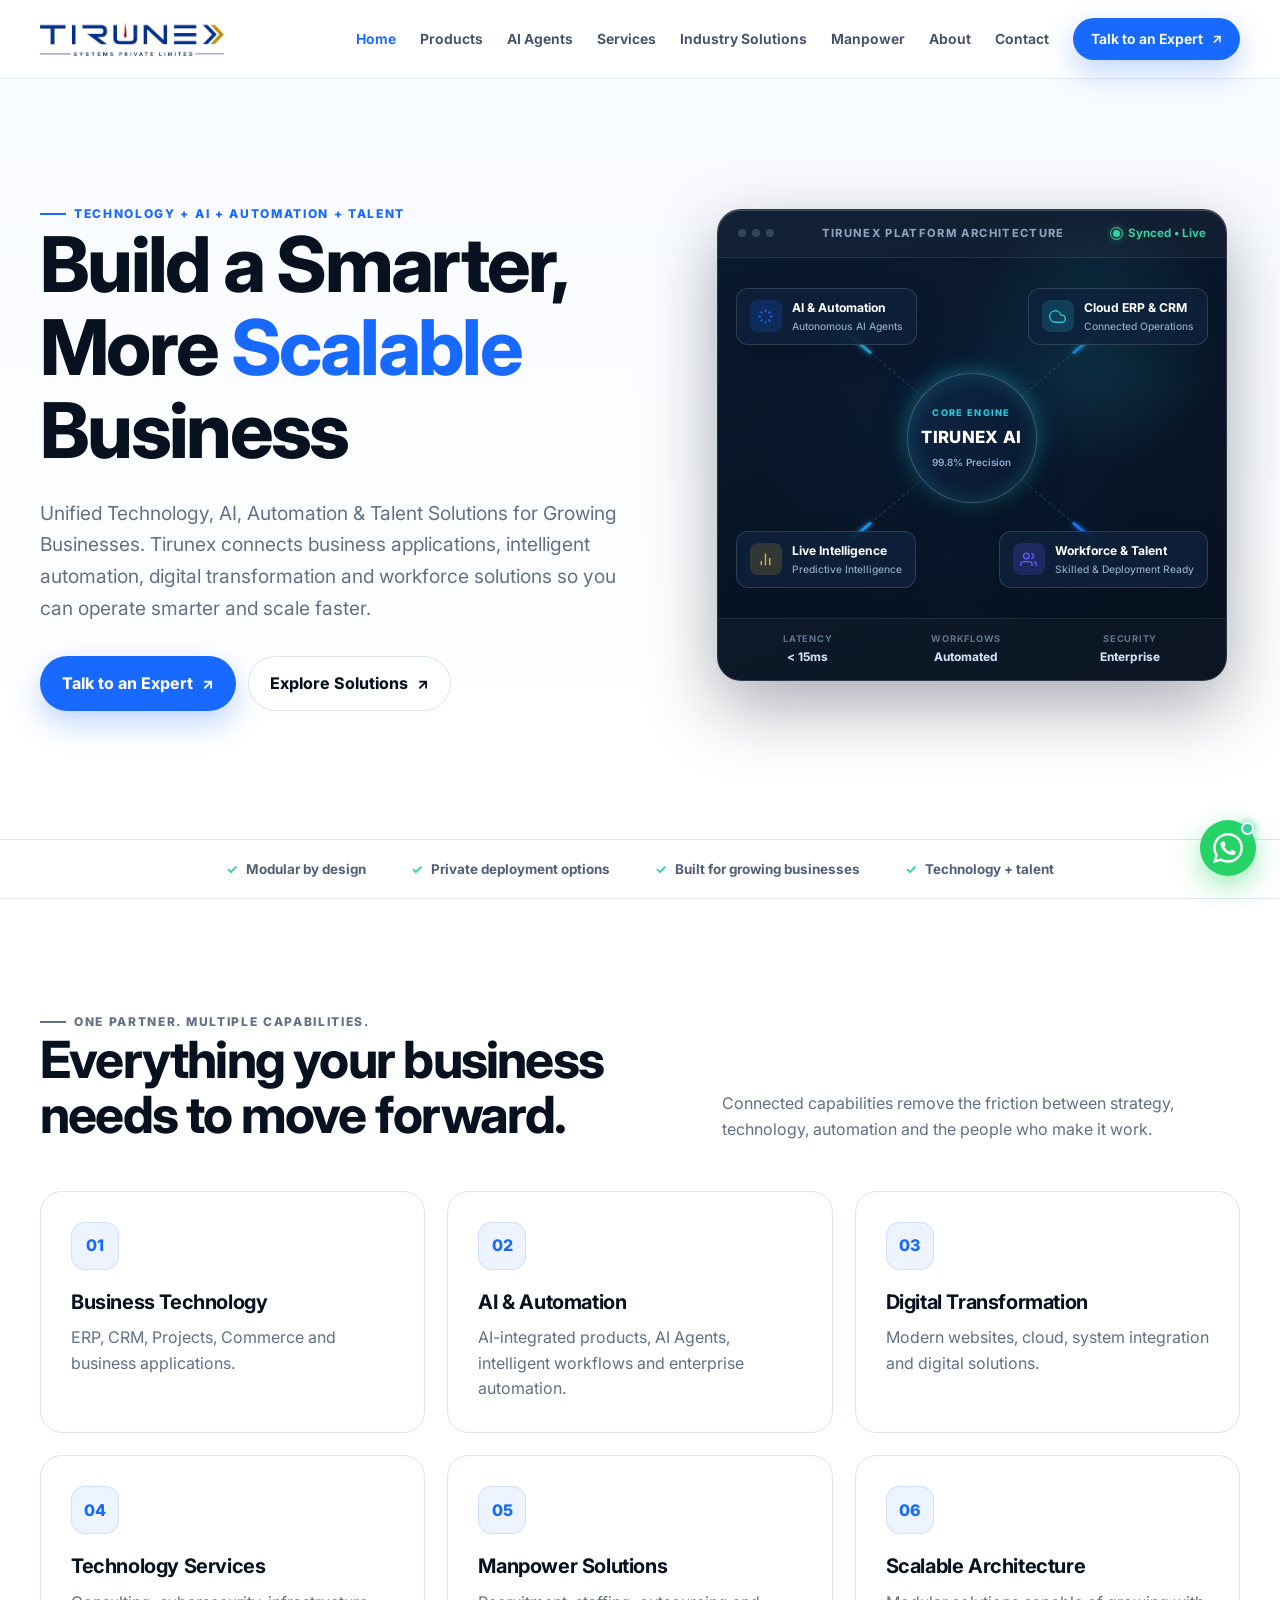
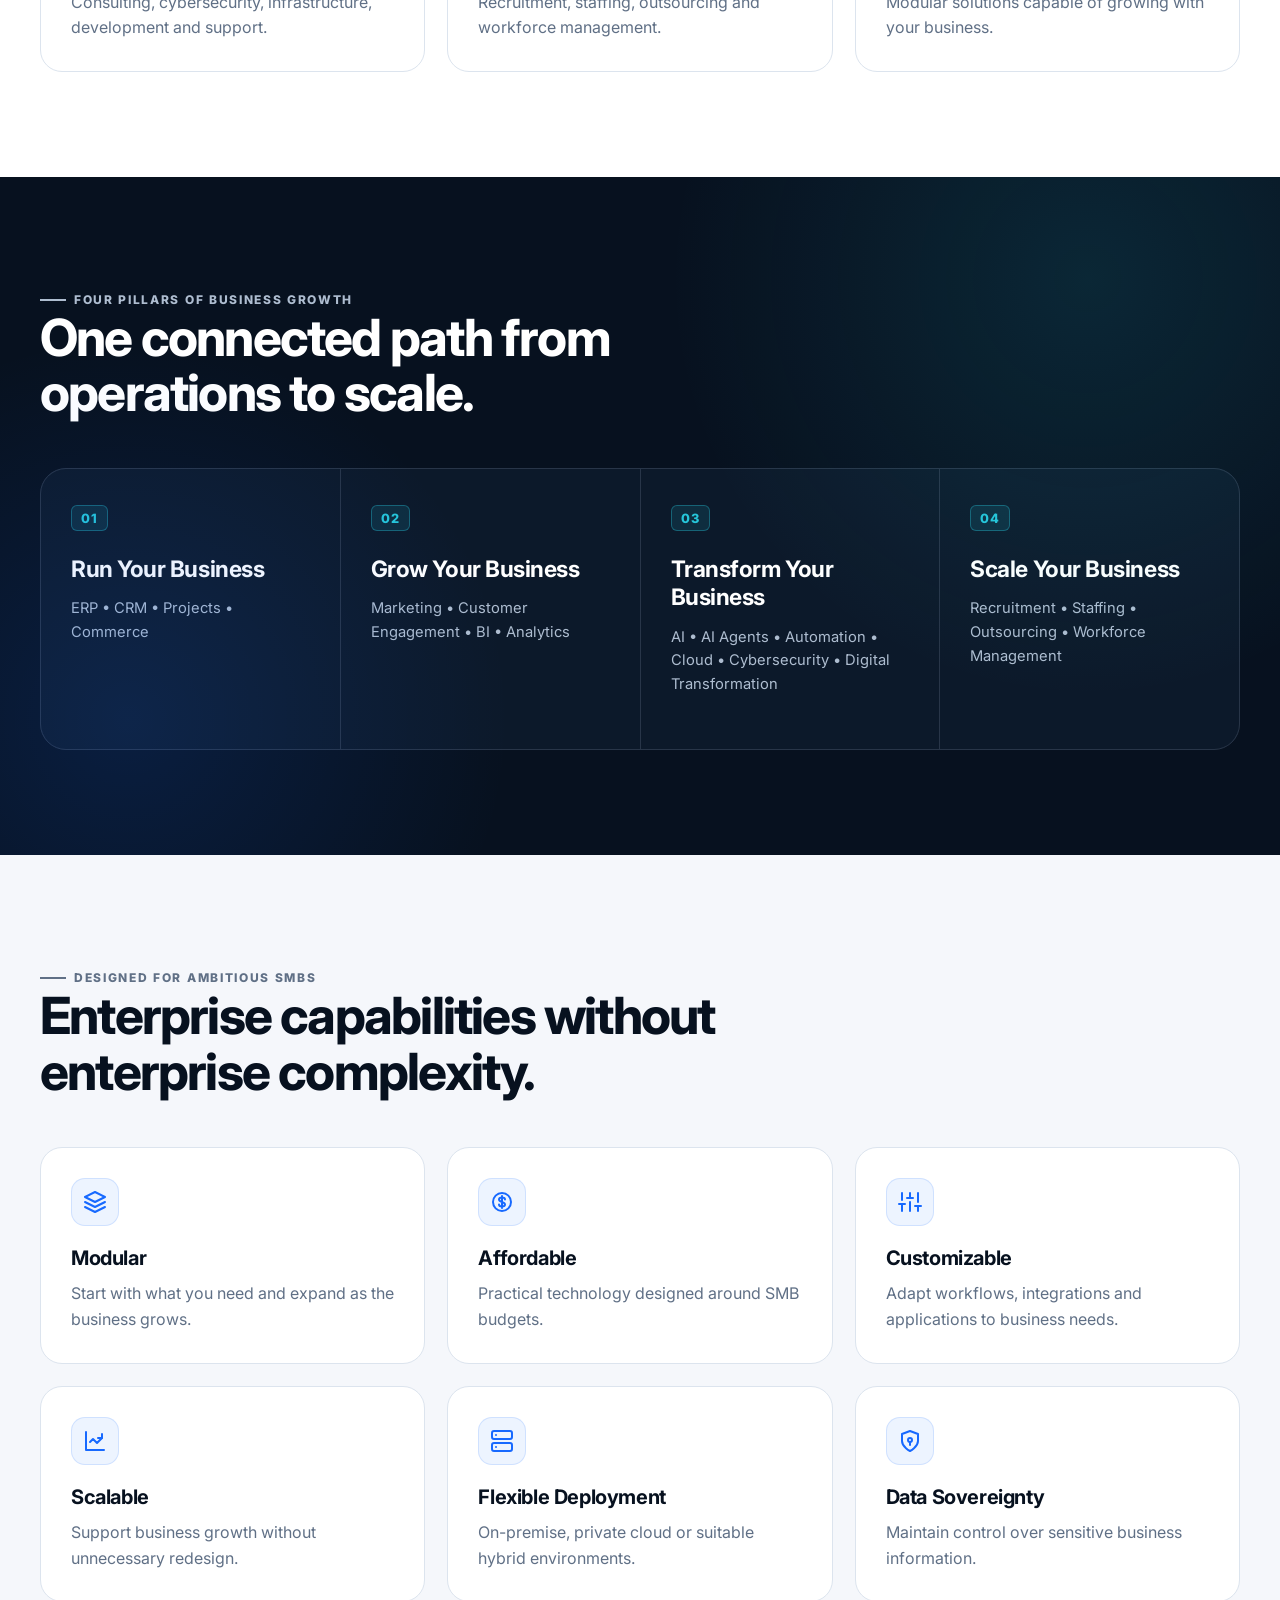
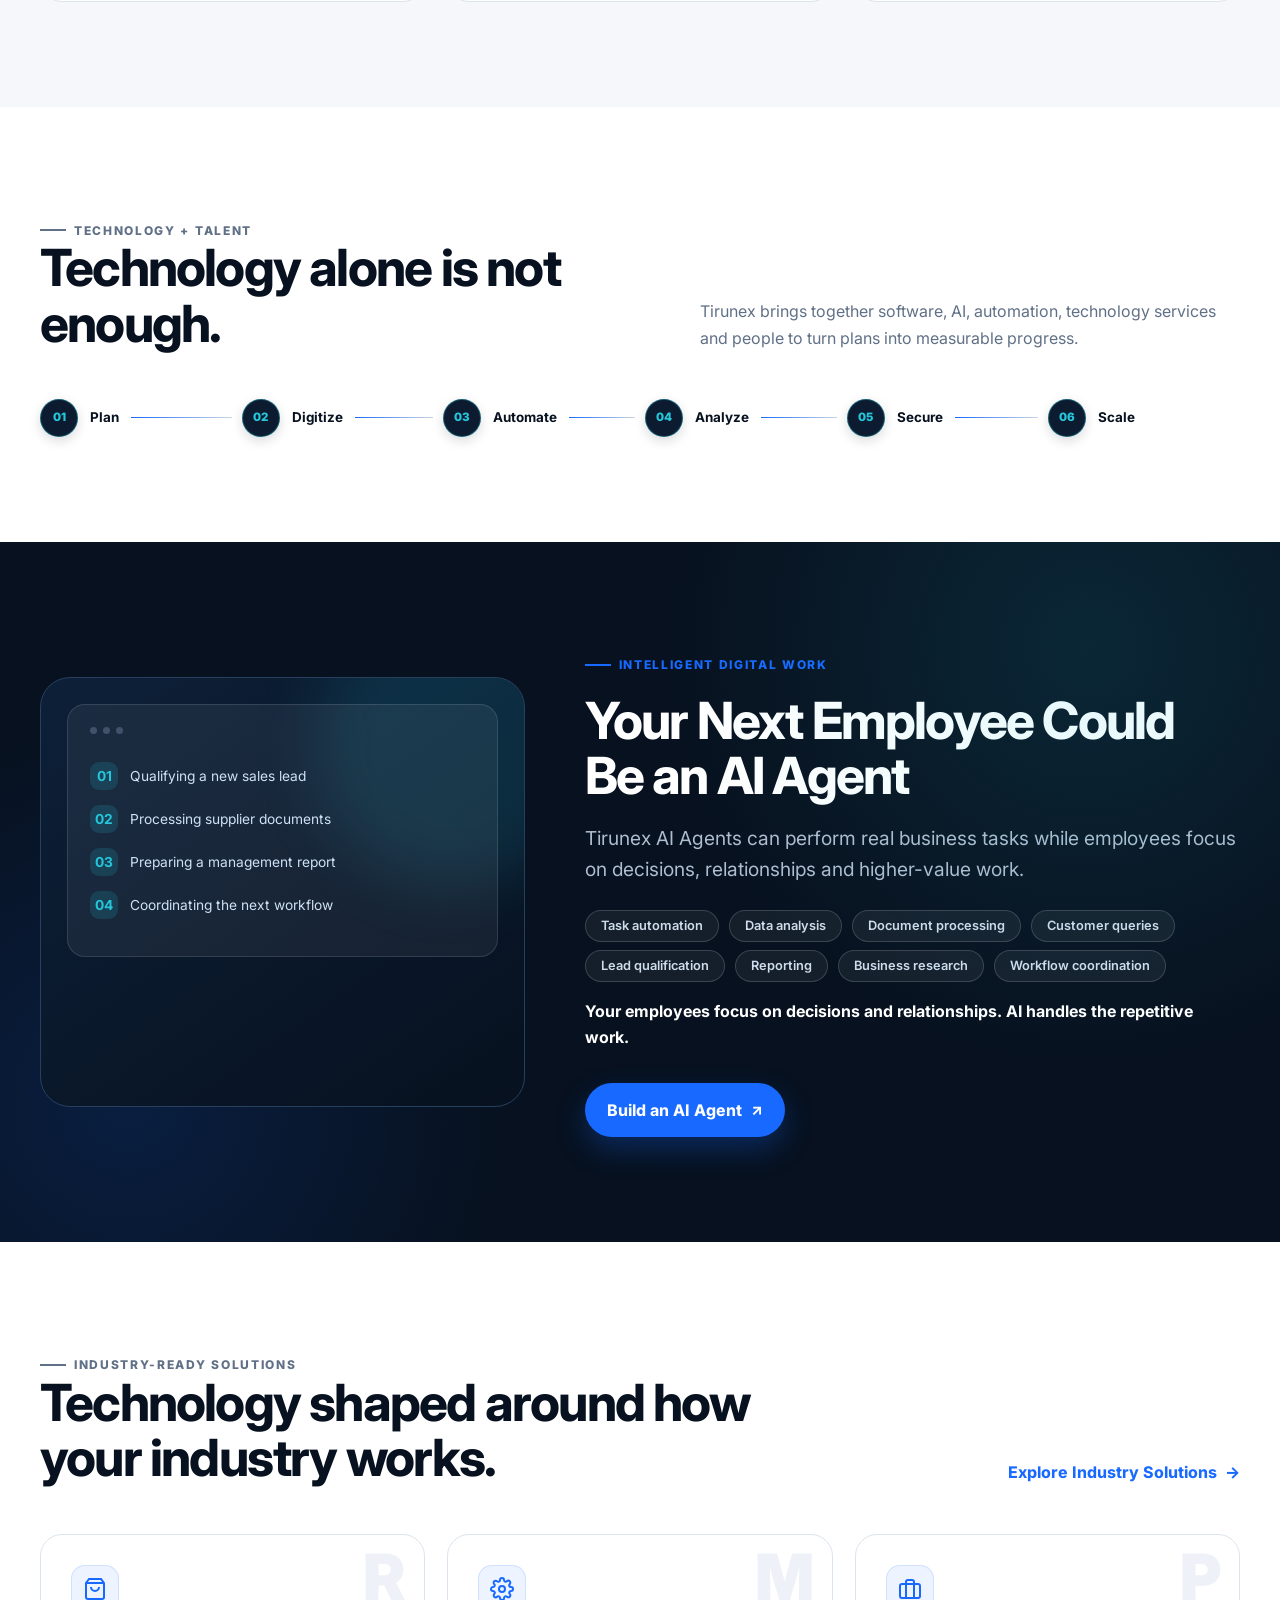
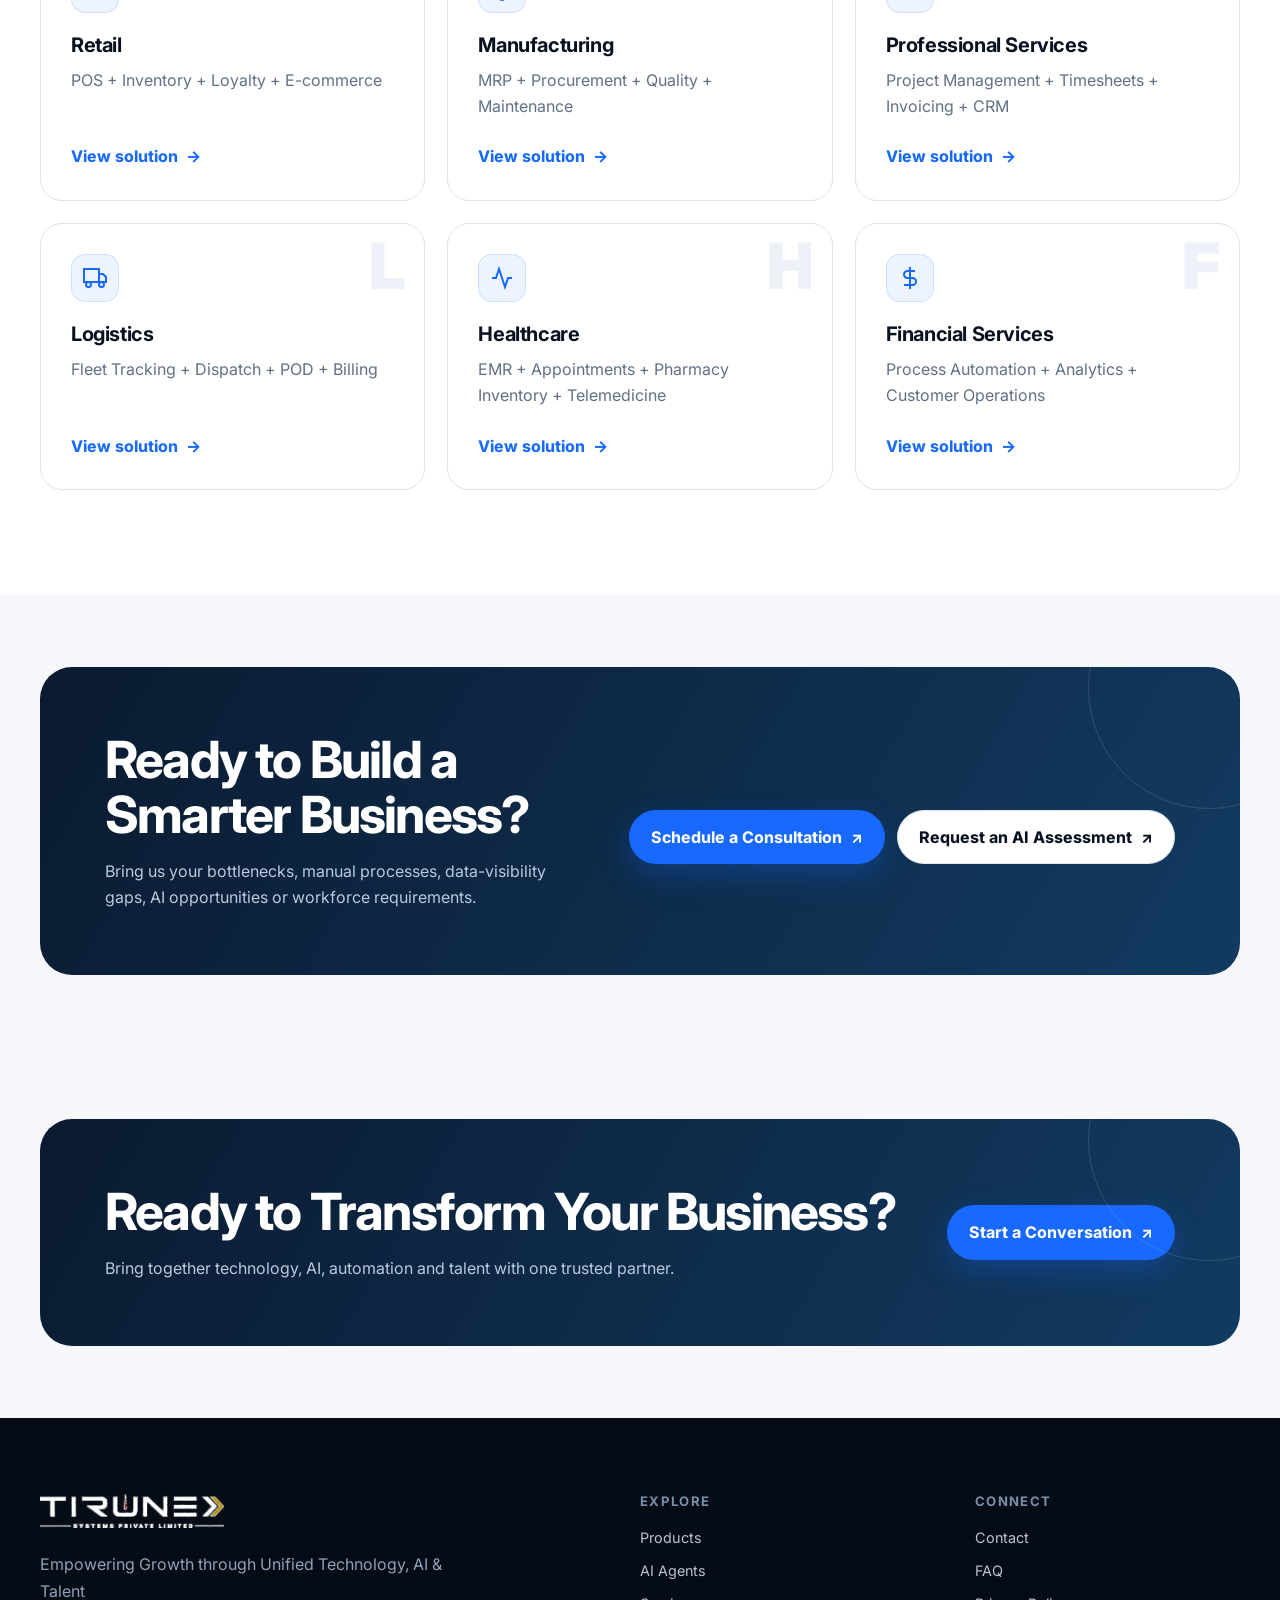
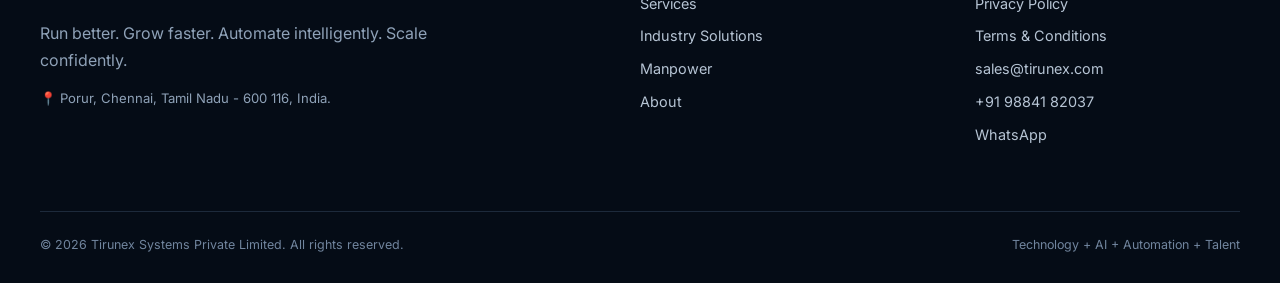
<file: index.html>
<!doctype html><html lang="en"><head><meta charset="utf-8"><meta name="viewport" content="width=device-width,initial-scale=1"><title>Tirunex | Technology, AI, Automation & Talent</title><meta name="description" content="Unified technology, AI, automation and talent solutions that help growing businesses run better and scale confidently."><meta property="og:title" content="Tirunex - Build a Smarter, More Scalable Business"><meta property="og:description" content="Technology, AI, automation and talent solutions for growing businesses."><meta property="og:type" content="website"><link rel="canonical" href="https://www.tirunex.com/"><link rel="icon" href="assets/favicon.svg"><link rel="preconnect" href="https://fonts.googleapis.com"><link rel="preconnect" href="https://fonts.gstatic.com" crossorigin><link href="https://fonts.googleapis.com/css2?family=Inter:wght@400;500;600;700;800&display=swap" rel="stylesheet"><link rel="stylesheet" href="css/style.css"><link rel="stylesheet" href="css/responsive.css"><script src="js/main.js" defer></script></head><body data-page="home"><div data-header></div><main id="main">
<section class="hero"><div class="container hero-grid"><div class="hero-copy reveal"><p class="eyebrow">Technology + AI + Automation + Talent</p><h1>Build a Smarter, More <em>Scalable</em> Business</h1><p class="lead">Unified Technology, AI, Automation & Talent Solutions for Growing Businesses. Tirunex connects business applications, intelligent automation, digital transformation and workforce solutions so you can operate smarter and scale faster.</p><div class="btn-row"><a class="btn btn-primary" href="contact.html#contact-form">Talk to an Expert</a><a class="btn btn-secondary" href="#capabilities">Explore Solutions</a></div></div><div class="hero-visual reveal" aria-label="Tirunex Connected Intelligence Matrix"><div class="console-card"><div class="sheen-sweep"></div><div class="console-header"><div class="console-dots"><span></span><span></span><span></span></div><div class="console-title">TIRUNEX PLATFORM ARCHITECTURE</div><div class="console-status"><span class="status-dot"></span>Synced &bull; Live</div></div><div class="matrix-canvas"><svg class="matrix-svg" viewBox="0 0 460 360" fill="none" xmlns="http://www.w3.org/2000/svg"><defs><linearGradient id="lineBase" x1="0%" y1="0%" x2="100%" y2="100%"><stop offset="0%" stop-color="#3b5980" stop-opacity="0.35"/><stop offset="100%" stop-color="#26c6da" stop-opacity="0.15"/></linearGradient><linearGradient id="packetGrad" x1="0%" y1="0%" x2="100%" y2="100%"><stop offset="0%" stop-color="#26c6da"/><stop offset="100%" stop-color="#1769ff"/></linearGradient><filter id="packetGlow" x="-30%" y="-30%" width="160%" height="160%"><feGaussianBlur stdDeviation="2.5" result="blur"/><feMerge><feMergeNode in="blur"/><feMergeNode in="SourceGraphic"/></feMerge></filter></defs><line x1="105" y1="75" x2="230" y2="180" stroke="url(#lineBase)" stroke-width="1.5" stroke-dasharray="3 3"/><line x1="355" y1="75" x2="230" y2="180" stroke="url(#lineBase)" stroke-width="1.5" stroke-dasharray="3 3"/><line x1="105" y1="285" x2="230" y2="180" stroke="url(#lineBase)" stroke-width="1.5" stroke-dasharray="3 3"/><line x1="355" y1="285" x2="230" y2="180" stroke="url(#lineBase)" stroke-width="1.5" stroke-dasharray="3 3"/><line x1="105" y1="75" x2="230" y2="180" stroke="url(#packetGrad)" stroke-width="3" stroke-linecap="round" class="packet-line packet-1" filter="url(#packetGlow)"/><line x1="355" y1="75" x2="230" y2="180" stroke="url(#packetGrad)" stroke-width="3" stroke-linecap="round" class="packet-line packet-2" filter="url(#packetGlow)"/><line x1="105" y1="285" x2="230" y2="180" stroke="url(#packetGrad)" stroke-width="3" stroke-linecap="round" class="packet-line packet-3" filter="url(#packetGlow)"/><line x1="355" y1="285" x2="230" y2="180" stroke="url(#packetGrad)" stroke-width="3" stroke-linecap="round" class="packet-line packet-4" filter="url(#packetGlow)"/></svg><div class="matrix-core"><div class="core-radar"></div><div class="core-halo"></div><div class="core-inner"><span class="core-kicker">CORE ENGINE</span><strong>TIRUNEX AI</strong><span class="core-metric">99.8% Precision</span></div></div><div class="node node-top-left node-float-a"><div class="node-icon"><svg width="17" height="17" viewBox="0 0 24 24" fill="none" stroke="currentColor" stroke-width="2"><path d="M12 2v4M12 18v4M4.93 4.93l2.83 2.83M16.24 16.24l2.83 2.83M2 12h4M18 12h4M4.93 19.07l2.83-2.83M16.24 7.76l2.83-2.83"/></svg></div><div class="node-meta"><strong>AI & Automation</strong><span>Autonomous AI Agents</span></div></div><div class="node node-top-right node-float-b"><div class="node-icon cyan"><svg width="17" height="17" viewBox="0 0 24 24" fill="none" stroke="currentColor" stroke-width="2"><path d="M18 10h-1.26A8 8 0 1 0 9 20h9a5 5 0 0 0 0-10z"/></svg></div><div class="node-meta"><strong>Cloud ERP & CRM</strong><span>Connected Operations</span></div></div><div class="node node-bottom-left node-float-b"><div class="node-icon gold"><svg width="17" height="17" viewBox="0 0 24 24" fill="none" stroke="currentColor" stroke-width="2"><path d="M18 20V10M12 20V4M6 20v-6"/></svg></div><div class="node-meta"><strong>Live Intelligence</strong><span>Predictive Intelligence</span></div></div><div class="node node-bottom-right node-float-a"><div class="node-icon indigo"><svg width="17" height="17" viewBox="0 0 24 24" fill="none" stroke="currentColor" stroke-width="2"><path d="M17 21v-2a4 4 0 0 0-4-4H5a4 4 0 0 0-4 4v2"/><circle cx="9" cy="7" r="4"/><path d="M23 21v-2a4 4 0 0 0-3-3.87"/><path d="M16 3.13a4 4 0 0 1 0 7.75"/></svg></div><div class="node-meta"><strong>Workforce & Talent</strong><span>Skilled & Deployment Ready</span></div></div></div><div class="console-footer"><div class="telemetry-item"><span class="t-label">Latency</span><span class="t-val">&lt; 15ms</span></div><div class="telemetry-item"><span class="t-label">Workflows</span><span class="t-val">Automated</span></div><div class="telemetry-item"><span class="t-label">Security</span><span class="t-val">Enterprise</span></div></div></div></div></div></section>
<div class="trust-strip"><div class="container trust-items"><span>Modular by design</span><span>Private deployment options</span><span>Built for growing businesses</span><span>Technology + talent</span></div></div>
<section class="section" id="capabilities"><div class="container"><div class="section-head reveal"><div><p class="eyebrow">One partner. Multiple capabilities.</p><h2>Everything your business needs to move forward.</h2></div><p>Connected capabilities remove the friction between strategy, technology, automation and the people who make it work.</p></div><div class="grid-3"><article class="card reveal"><span class="icon">01</span><h3>Business Technology</h3><p>ERP, CRM, Projects, Commerce and business applications.</p></article><article class="card reveal"><span class="icon">02</span><h3>AI & Automation</h3><p>AI-integrated products, AI Agents, intelligent workflows and enterprise automation.</p></article><article class="card reveal"><span class="icon">03</span><h3>Digital Transformation</h3><p>Modern websites, cloud, system integration and digital solutions.</p></article><article class="card reveal"><span class="icon">04</span><h3>Technology Services</h3><p>Consulting, cybersecurity, infrastructure, development and support.</p></article><article class="card reveal"><span class="icon">05</span><h3>Manpower Solutions</h3><p>Recruitment, staffing, outsourcing and workforce management.</p></article><article class="card reveal"><span class="icon">06</span><h3>Scalable Architecture</h3><p>Modular solutions capable of growing with your business.</p></article></div></div></section>
<section class="section section-dark"><div class="container"><div class="section-head reveal"><div><p class="eyebrow">Four pillars of business growth</p><h2>One connected path from operations to scale.</h2></div></div><div class="pillar-grid reveal"><article class="pillar"><span class="num">01</span><h3>Run Your Business</h3><p>ERP &bull; CRM &bull; Projects &bull; Commerce</p></article><article class="pillar"><span class="num">02</span><h3>Grow Your Business</h3><p>Marketing &bull; Customer Engagement &bull; BI &bull; Analytics</p></article><article class="pillar"><span class="num">03</span><h3>Transform Your Business</h3><p>AI &bull; AI Agents &bull; Automation &bull; Cloud &bull; Cybersecurity &bull; Digital Transformation</p></article><article class="pillar"><span class="num">04</span><h3>Scale Your Business</h3><p>Recruitment &bull; Staffing &bull; Outsourcing &bull; Workforce Management</p></article></div></div></section>
<section class="section section-muted"><div class="container"><div class="section-head reveal"><div><p class="eyebrow">Designed for ambitious SMBs</p><h2>Enterprise capabilities without enterprise complexity.</h2></div></div><div class="grid-3"><article class="card reveal"><div class="card-icon" aria-hidden="true"><svg width="24" height="24" viewBox="0 0 24 24" fill="none" stroke="currentColor" stroke-width="2" stroke-linecap="round" stroke-linejoin="round"><polygon points="12 2 2 7 12 12 22 7 12 2"/><polyline points="2 17 12 22 22 17"/><polyline points="2 12 12 17 22 12"/></svg></div><h3>Modular</h3><p>Start with what you need and expand as the business grows.</p></article><article class="card reveal"><div class="card-icon" aria-hidden="true"><svg width="24" height="24" viewBox="0 0 24 24" fill="none" stroke="currentColor" stroke-width="2" stroke-linecap="round" stroke-linejoin="round"><circle cx="12" cy="12" r="9"/><path d="M12 6v12M15 9.5c0-1.5-1.5-2-3-2s-3 .5-3 2 1.5 2 3 2.5 3 1 3 2.5-1.5 2-3 2-3-.5-3-2"/></svg></div><h3>Affordable</h3><p>Practical technology designed around SMB budgets.</p></article><article class="card reveal"><div class="card-icon" aria-hidden="true"><svg width="24" height="24" viewBox="0 0 24 24" fill="none" stroke="currentColor" stroke-width="2" stroke-linecap="round" stroke-linejoin="round"><line x1="4" y1="21" x2="4" y2="14"/><line x1="4" y1="10" x2="4" y2="3"/><line x1="12" y1="21" x2="12" y2="12"/><line x1="12" y1="8" x2="12" y2="3"/><line x1="20" y1="21" x2="20" y2="16"/><line x1="20" y1="12" x2="20" y2="3"/><line x1="1" y1="14" x2="7" y2="14"/><line x1="9" y1="8" x2="15" y2="8"/><line x1="17" y1="16" x2="23" y2="16"/></svg></div><h3>Customizable</h3><p>Adapt workflows, integrations and applications to business needs.</p></article><article class="card reveal"><div class="card-icon" aria-hidden="true"><svg width="24" height="24" viewBox="0 0 24 24" fill="none" stroke="currentColor" stroke-width="2" stroke-linecap="round" stroke-linejoin="round"><path d="M3 3v18h18"/><path d="m19 9-5 5-4-4-3 3"/><path d="M19 5v4h-4"/></svg></div><h3>Scalable</h3><p>Support business growth without unnecessary redesign.</p></article><article class="card reveal"><div class="card-icon" aria-hidden="true"><svg width="24" height="24" viewBox="0 0 24 24" fill="none" stroke="currentColor" stroke-width="2" stroke-linecap="round" stroke-linejoin="round"><rect x="2" y="2" width="20" height="8" rx="2" ry="2"/><rect x="2" y="14" width="20" height="8" rx="2" ry="2"/><line x1="6" y1="6" x2="6.01" y2="6"/><line x1="6" y1="18" x2="6.01" y2="18"/></svg></div><h3>Flexible Deployment</h3><p>On-premise, private cloud or suitable hybrid environments.</p></article><article class="card reveal"><div class="card-icon" aria-hidden="true"><svg width="24" height="24" viewBox="0 0 24 24" fill="none" stroke="currentColor" stroke-width="2" stroke-linecap="round" stroke-linejoin="round"><path d="M12 22s8-4 8-10V5l-8-3-8 3v7c0 6 8 10 8 10z"/><circle cx="12" cy="11" r="2"/><path d="M12 13v3"/></svg></div><h3>Data Sovereignty</h3><p>Maintain control over sensitive business information.</p></article></div></div></section>
<section class="section"><div class="container"><div class="section-head reveal"><div><p class="eyebrow">Technology + Talent</p><h2>Technology alone is not enough.</h2></div><p>Tirunex brings together software, AI, automation, technology services and people to turn plans into measurable progress.</p></div><div class="process reveal" aria-label="Tirunex transformation process"> <div class="process-step"><span>01</span><strong>Plan</strong></div><div class="process-step"><span>02</span><strong>Digitize</strong></div><div class="process-step"><span>03</span><strong>Automate</strong></div><div class="process-step"><span>04</span><strong>Analyze</strong></div><div class="process-step"><span>05</span><strong>Secure</strong></div><div class="process-step"><span>06</span><strong>Scale</strong></div></div></div></section>
<section class="section section-dark"><div class="container ai-panel"><div class="ai-visual reveal" aria-label="Conceptual AI Agent activity panel"><div class="terminal"><div class="terminal-bar"><i></i><i></i><i></i></div><div class="agent-line"><b>01</b><span>Qualifying a new sales lead</span></div><div class="agent-line"><b>02</b><span>Processing supplier documents</span></div><div class="agent-line"><b>03</b><span>Preparing a management report</span></div><div class="agent-line"><b>04</b><span>Coordinating the next workflow</span></div></div></div><div class="reveal"><p class="eyebrow">Intelligent digital work</p><h2>Your Next Employee Could Be an AI Agent</h2><p class="lead">Tirunex AI Agents can perform real business tasks while employees focus on decisions, relationships and higher-value work.</p><div class="tag-list"><span class="tag">Task automation</span><span class="tag">Data analysis</span><span class="tag">Document processing</span><span class="tag">Customer queries</span><span class="tag">Lead qualification</span><span class="tag">Reporting</span><span class="tag">Business research</span><span class="tag">Workflow coordination</span></div><p><strong>Your employees focus on decisions and relationships. AI handles the repetitive work.</strong></p><div class="btn-row"><a class="btn btn-primary" href="contact.html?topic=ai-agent#contact-form">Build an AI Agent</a></div></div></div></section>
<section class="section"><div class="container"><div class="section-head reveal"><div><p class="eyebrow">Industry-ready solutions</p><h2>Technology shaped around how your industry works.</h2></div><a class="text-link" href="industries.html">Explore Industry Solutions</a></div><div class="grid-3"><article class="card industry-card reveal"><span class="industry-code">R</span><div class="card-icon" aria-hidden="true"><svg viewBox="0 0 24 24"><path d="M6 2L3 6v14a2 2 0 002 2h14a2 2 0 002-2V6l-3-4H6zM3 6h18M16 10a4 4 0 01-8 0"/></svg></div><h3>Retail</h3><p>POS + Inventory + Loyalty + E-commerce</p><a class="text-link" href="industries.html#retail">View solution</a></article><article class="card industry-card reveal"><span class="industry-code">M</span><div class="card-icon" aria-hidden="true"><svg viewBox="0 0 24 24"><path d="M19.4 15a1.65 1.65 0 00.33 1.82l.06.06a2 2 0 010 2.83 2 2 0 01-2.83 0l-.06-.06a1.65 1.65 0 00-1.82-.33 1.65 1.65 0 00-1 1.51V21a2 2 0 01-2 2 2 2 0 01-2-2v-.09A1.65 1.65 0 009 19.4a1.65 1.65 0 00-1.82.33l-.06.06a2 2 0 01-2.83 0 2 2 0 010-2.83l.06-.06a1.65 1.65 0 00.33-1.82 1.65 1.65 0 00-1.51-1H3a2 2 0 01-2-2 2 2 0 012-2h.09A1.65 1.65 0 004.6 9a1.65 1.65 0 00-.33-1.82l-.06-.06a2 2 0 010-2.83 2 2 0 012.83 0l.06.06a1.65 1.65 0 001.82.33H9a1.65 1.65 0 001-1.51V3a2 2 0 012-2 2 2 0 012 2v.09a1.65 1.65 0 001 1.51 1.65 1.65 0 001.82-.33l.06-.06a2 2 0 012.83 0 2 2 0 010 2.83l-.06.06a1.65 1.65 0 00-.33 1.82V9a1.65 1.65 0 001.51 1H21a2 2 0 012 2 2 2 0 01-2 2h-.09a1.65 1.65 0 00-1.51 1z"/><circle cx="12" cy="12" r="3"/></svg></div><h3>Manufacturing</h3><p>MRP + Procurement + Quality + Maintenance</p><a class="text-link" href="industries.html#manufacturing">View solution</a></article><article class="card industry-card reveal"><span class="industry-code">P</span><div class="card-icon" aria-hidden="true"><svg viewBox="0 0 24 24"><rect x="2" y="7" width="20" height="14" rx="2" ry="2"/><path d="M16 21V5a2 2 0 00-2-2h-4a2 2 0 00-2 2v16"/></svg></div><h3>Professional Services</h3><p>Project Management + Timesheets + Invoicing + CRM</p><a class="text-link" href="industries.html#professional-services">View solution</a></article><article class="card industry-card reveal"><span class="industry-code">L</span><div class="card-icon" aria-hidden="true"><svg viewBox="0 0 24 24"><rect x="1" y="3" width="15" height="13"/><polygon points="16 8 20 8 23 11 23 16 16 16 16 8"/><circle cx="5.5" cy="18.5" r="2.5"/><circle cx="18.5" cy="18.5" r="2.5"/></svg></div><h3>Logistics</h3><p>Fleet Tracking + Dispatch + POD + Billing</p><a class="text-link" href="industries.html#logistics">View solution</a></article><article class="card industry-card reveal"><span class="industry-code">H</span><div class="card-icon" aria-hidden="true"><svg viewBox="0 0 24 24"><path d="M22 12h-4l-3 9L9 3l-3 9H2"/></svg></div><h3>Healthcare</h3><p>EMR + Appointments + Pharmacy Inventory + Telemedicine</p><a class="text-link" href="industries.html#healthcare">View solution</a></article><article class="card industry-card reveal"><span class="industry-code">F</span><div class="card-icon" aria-hidden="true"><svg viewBox="0 0 24 24"><line x1="12" y1="1" x2="12" y2="23"/><path d="M17 5H9.5a3.5 3.5 0 0 0 0 7h5a3.5 3.5 0 0 1 0 7H6"/></svg></div><h3>Financial Services</h3><p>Process Automation + Analytics + Customer Operations</p><a class="text-link" href="industries.html#financial-services">View solution</a></article></div></div></section>
<section class="section-sm section-muted"><div class="container"><div class="cta-band reveal"><div><h2>Ready to Build a Smarter Business?</h2><p>Bring us your bottlenecks, manual processes, data-visibility gaps, AI opportunities or workforce requirements.</p></div><div class="btn-row"><a class="btn btn-primary" href="contact.html?topic=consultation#contact-form">Schedule a Consultation</a><a class="btn btn-secondary" href="contact.html?topic=ai-assessment#contact-form">Request an AI Assessment</a></div></div></div></section>
</main><div data-footer></div></body></html>
</file>
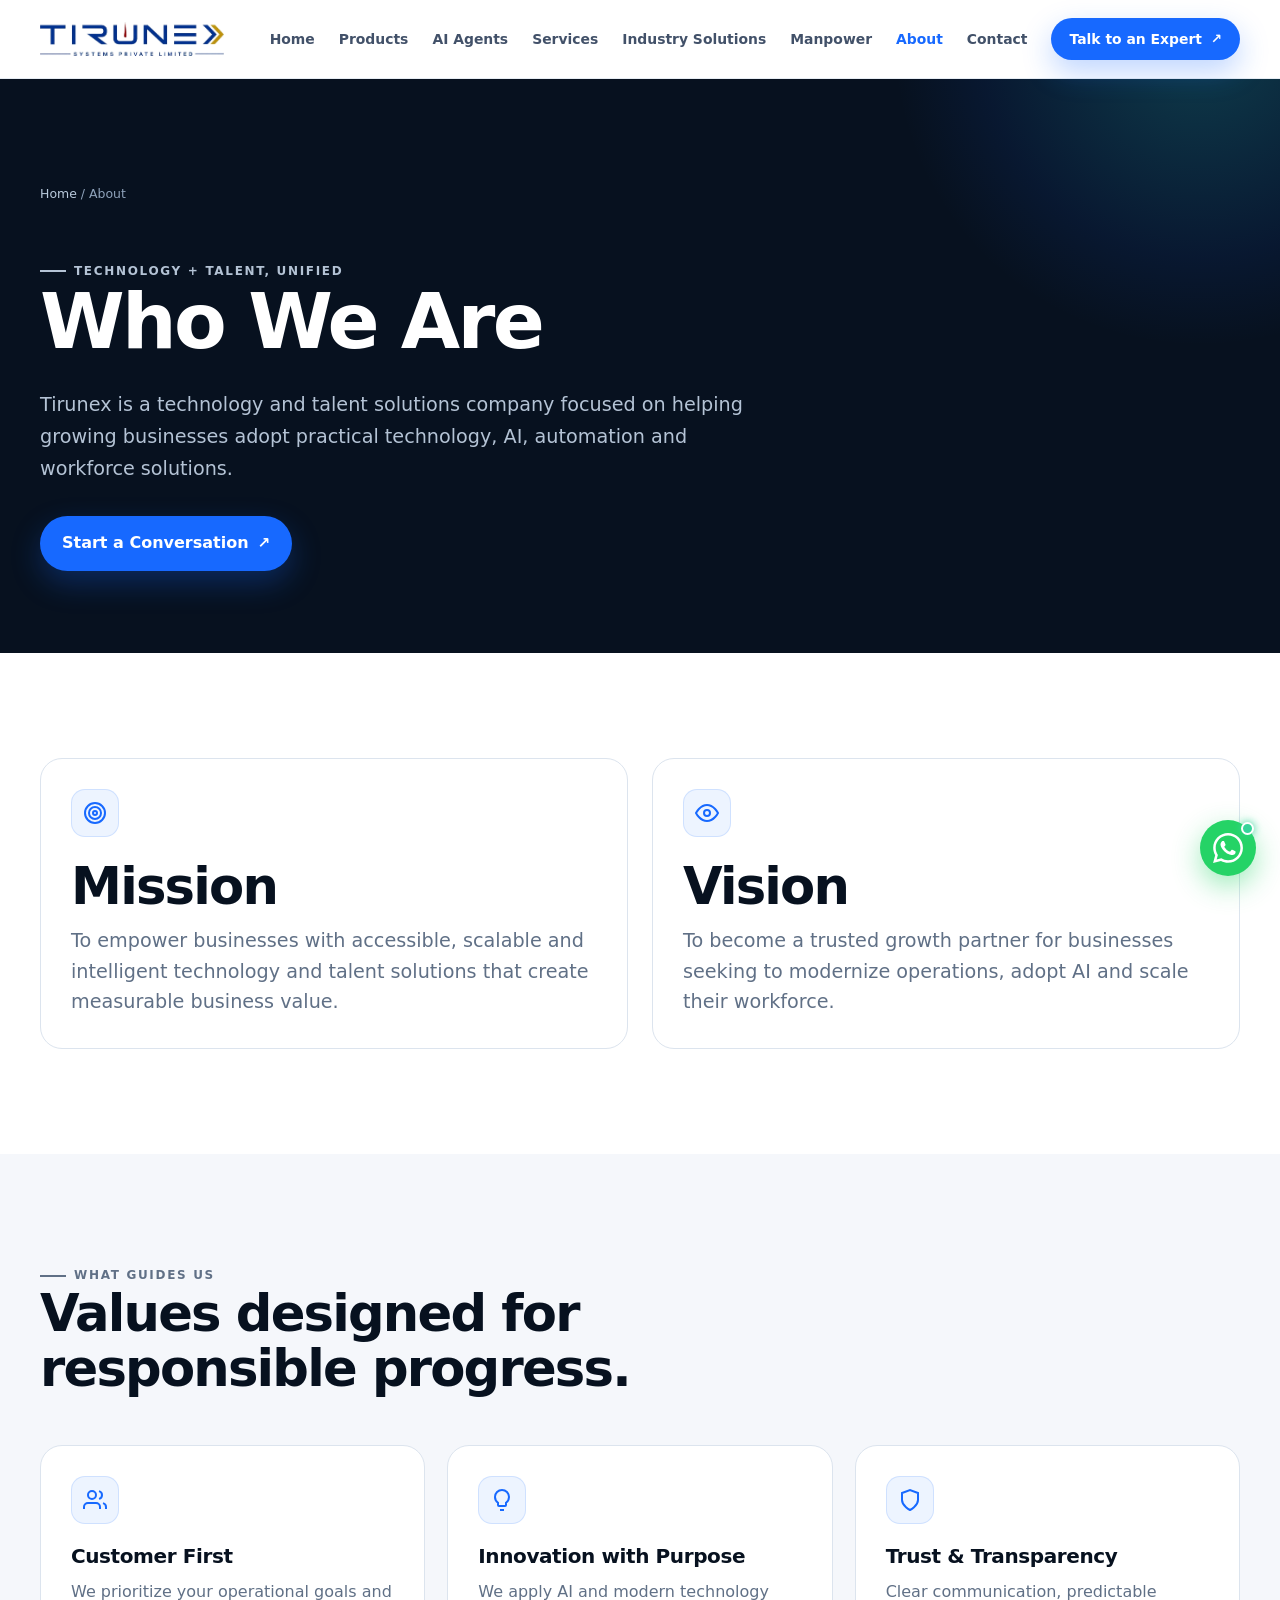
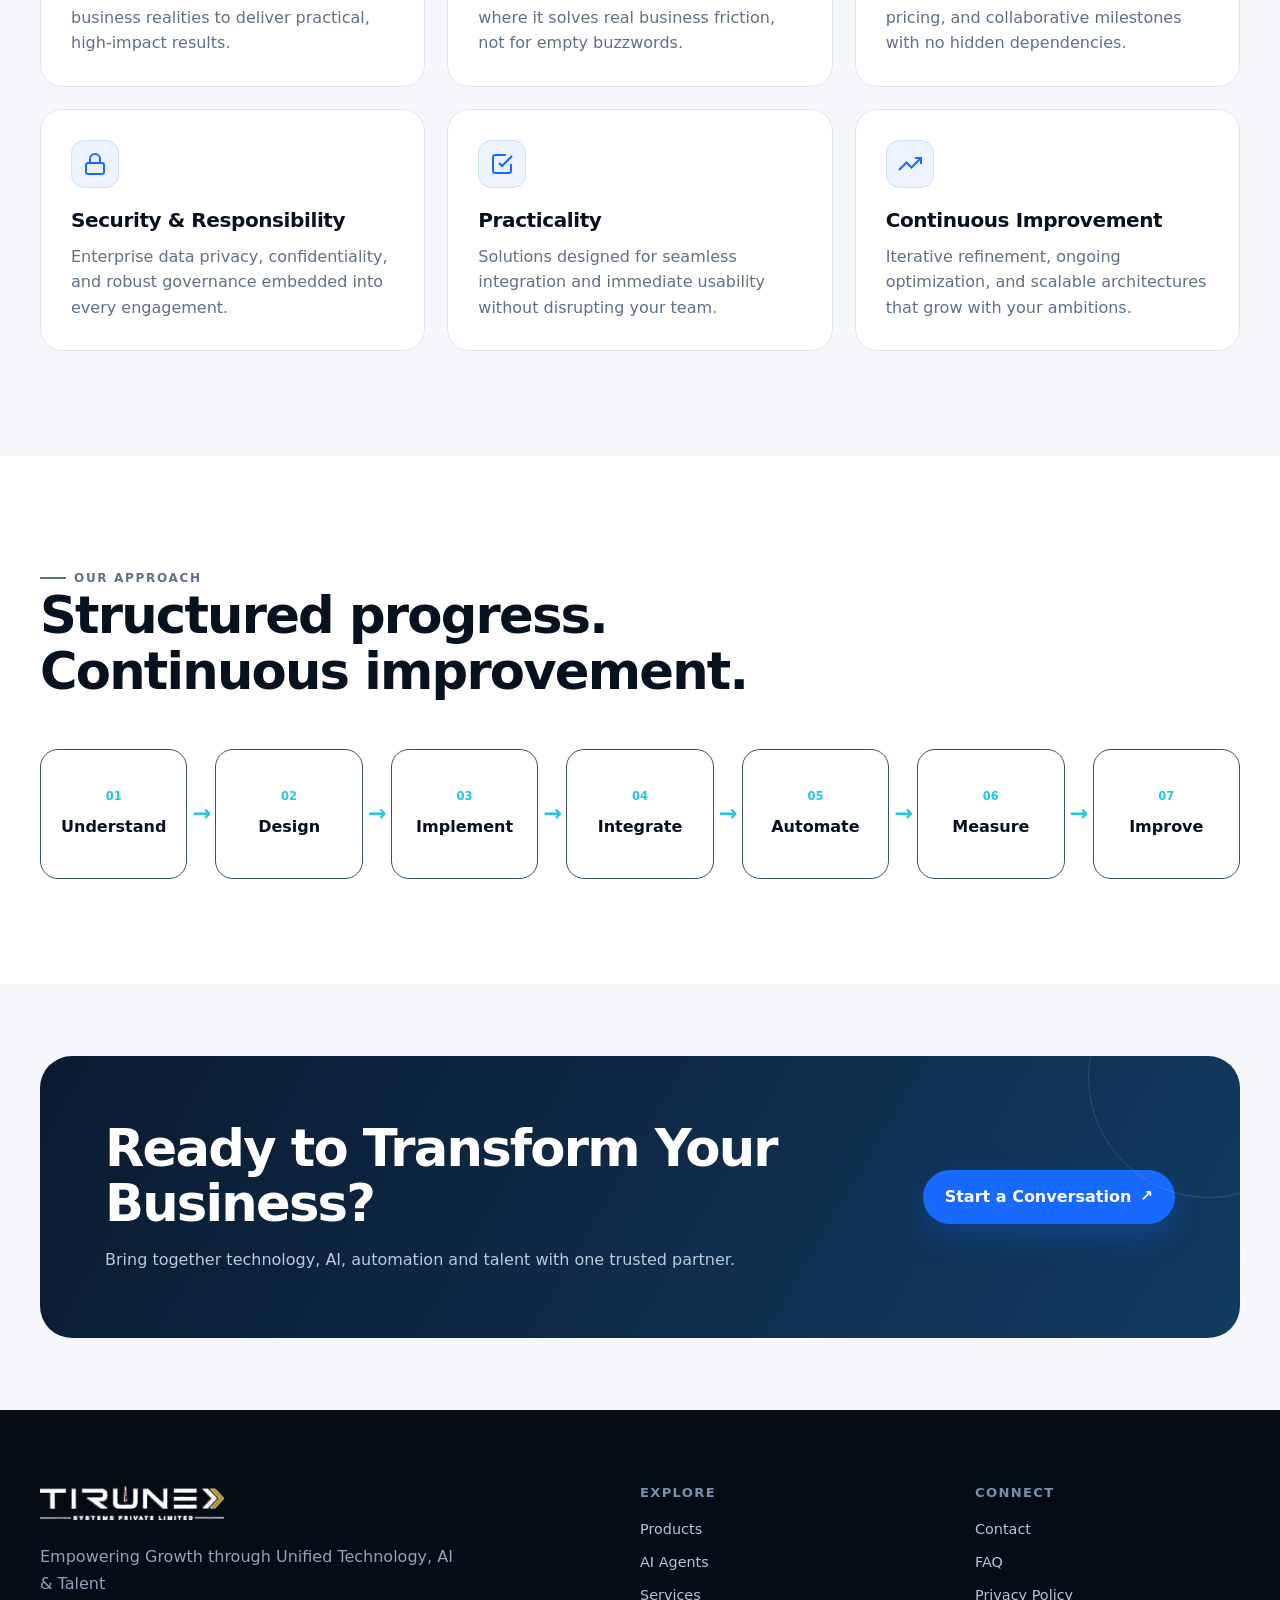
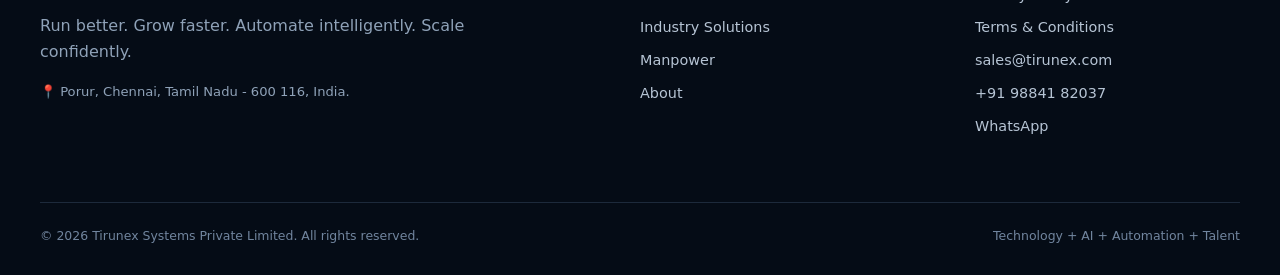
<file: about.html>
<!doctype html><html lang="en"><head><meta charset="utf-8"><meta name="viewport" content="width=device-width,initial-scale=1"><title>About Tirunex | Technology & Talent Solutions</title><meta name="description" content="Learn how Tirunex helps growing businesses adopt practical technology, AI, automation and workforce solutions."><meta property="og:title" content="Who We Are | Tirunex"><meta property="og:description" content="A technology and talent solutions company for growing businesses."><meta property="og:type" content="website"><link rel="canonical" href="https://www.tirunex.com/about.html"><link rel="icon" href="assets/favicon.svg"><link rel="stylesheet" href="css/style.css"><link rel="stylesheet" href="css/responsive.css"><script src="js/main.js" defer></script></head><body data-page="about"><div data-header></div><main id="main"><section class="page-hero"><div class="container reveal"><div class="breadcrumbs"><a href="index.html">Home</a> / About</div><p class="eyebrow">Technology + talent, unified</p><h1>Who We Are</h1><p class="lead">Tirunex is a technology and talent solutions company focused on helping growing businesses adopt practical technology, AI, automation and workforce solutions.</p><div class="btn-row"><a class="btn btn-primary" href="contact.html#contact-form">Start a Conversation</a></div></div></section>
<section class="section"><div class="container grid-2"><article class="card reveal"><div class="card-icon" aria-hidden="true"><svg viewBox="0 0 24 24"><circle cx="12" cy="12" r="10"/><circle cx="12" cy="12" r="6"/><circle cx="12" cy="12" r="2"/></svg></div><h2>Mission</h2><p class="lead">To empower businesses with accessible, scalable and intelligent technology and talent solutions that create measurable business value.</p></article><article class="card reveal"><div class="card-icon" aria-hidden="true"><svg viewBox="0 0 24 24"><path d="M1 12s4-8 11-8 11 8 11 8-4 8-11 8-11-8-11-8z"/><circle cx="12" cy="12" r="3"/></svg></div><h2>Vision</h2><p class="lead">To become a trusted growth partner for businesses seeking to modernize operations, adopt AI and scale their workforce.</p></article></div></section>
<section class="section section-muted"><div class="container"><div class="section-head reveal"><div><p class="eyebrow">What guides us</p><h2>Values designed for responsible progress.</h2></div></div><div class="grid-3"><article class="card reveal"><div class="card-icon" aria-hidden="true"><svg viewBox="0 0 24 24"><path d="M17 21v-2a4 4 0 00-4-4H5a4 4 0 00-4 4v2"/><circle cx="9" cy="7" r="4"/><path d="M23 21v-2a4 4 0 00-3-3.87"/><path d="M16 3.13a4 4 0 010 7.75"/></svg></div><h3>Customer First</h3><p>We prioritize your operational goals and business realities to deliver practical, high-impact results.</p></article><article class="card reveal"><div class="card-icon" aria-hidden="true"><svg viewBox="0 0 24 24"><path d="M9 18h6M10 22h4M12 2a7 7 0 00-7 7c0 2.38 1.19 4.47 3 5.74V17a1 1 0 001 1h6a1 1 0 001-1v-2.26c1.81-1.27 3-3.36 3-5.74a7 7 0 00-7-7z"/></svg></div><h3>Innovation with Purpose</h3><p>We apply AI and modern technology where it solves real business friction, not for empty buzzwords.</p></article><article class="card reveal"><div class="card-icon" aria-hidden="true"><svg viewBox="0 0 24 24"><path d="M12 22s8-4 8-10V5l-8-3-8 3v7c0 6 8 10 8 10z"/></svg></div><h3>Trust & Transparency</h3><p>Clear communication, predictable pricing, and collaborative milestones with no hidden dependencies.</p></article><article class="card reveal"><div class="card-icon" aria-hidden="true"><svg viewBox="0 0 24 24"><rect x="3" y="11" width="18" height="11" rx="2" ry="2"/><path d="M7 11V7a5 5 0 0110 0v4"/></svg></div><h3>Security & Responsibility</h3><p>Enterprise data privacy, confidentiality, and robust governance embedded into every engagement.</p></article><article class="card reveal"><div class="card-icon" aria-hidden="true"><svg viewBox="0 0 24 24"><polyline points="9 11 12 14 22 4"/><path d="M21 12v7a2 2 0 01-2 2H5a2 2 0 01-2-2V5a2 2 0 012-2h11"/></svg></div><h3>Practicality</h3><p>Solutions designed for seamless integration and immediate usability without disrupting your team.</p></article><article class="card reveal"><div class="card-icon" aria-hidden="true"><svg viewBox="0 0 24 24"><polyline points="23 6 13.5 15.5 8.5 10.5 1 18"/><polyline points="17 6 23 6 23 12"/></svg></div><h3>Continuous Improvement</h3><p>Iterative refinement, ongoing optimization, and scalable architectures that grow with your ambitions.</p></article></div></div></section>
<section class="section"><div class="container"><div class="section-head reveal"><div><p class="eyebrow">Our approach</p><h2>Structured progress. Continuous improvement.</h2></div></div><div class="workflow reveal"><div class="workflow-node"><span><b>01</b>Understand</span></div><div class="workflow-node"><span><b>02</b>Design</span></div><div class="workflow-node"><span><b>03</b>Implement</span></div><div class="workflow-node"><span><b>04</b>Integrate</span></div><div class="workflow-node"><span><b>05</b>Automate</span></div><div class="workflow-node"><span><b>06</b>Measure</span></div><div class="workflow-node"><span><b>07</b>Improve</span></div></div></div></section></main><div data-footer></div></body></html>
</file>
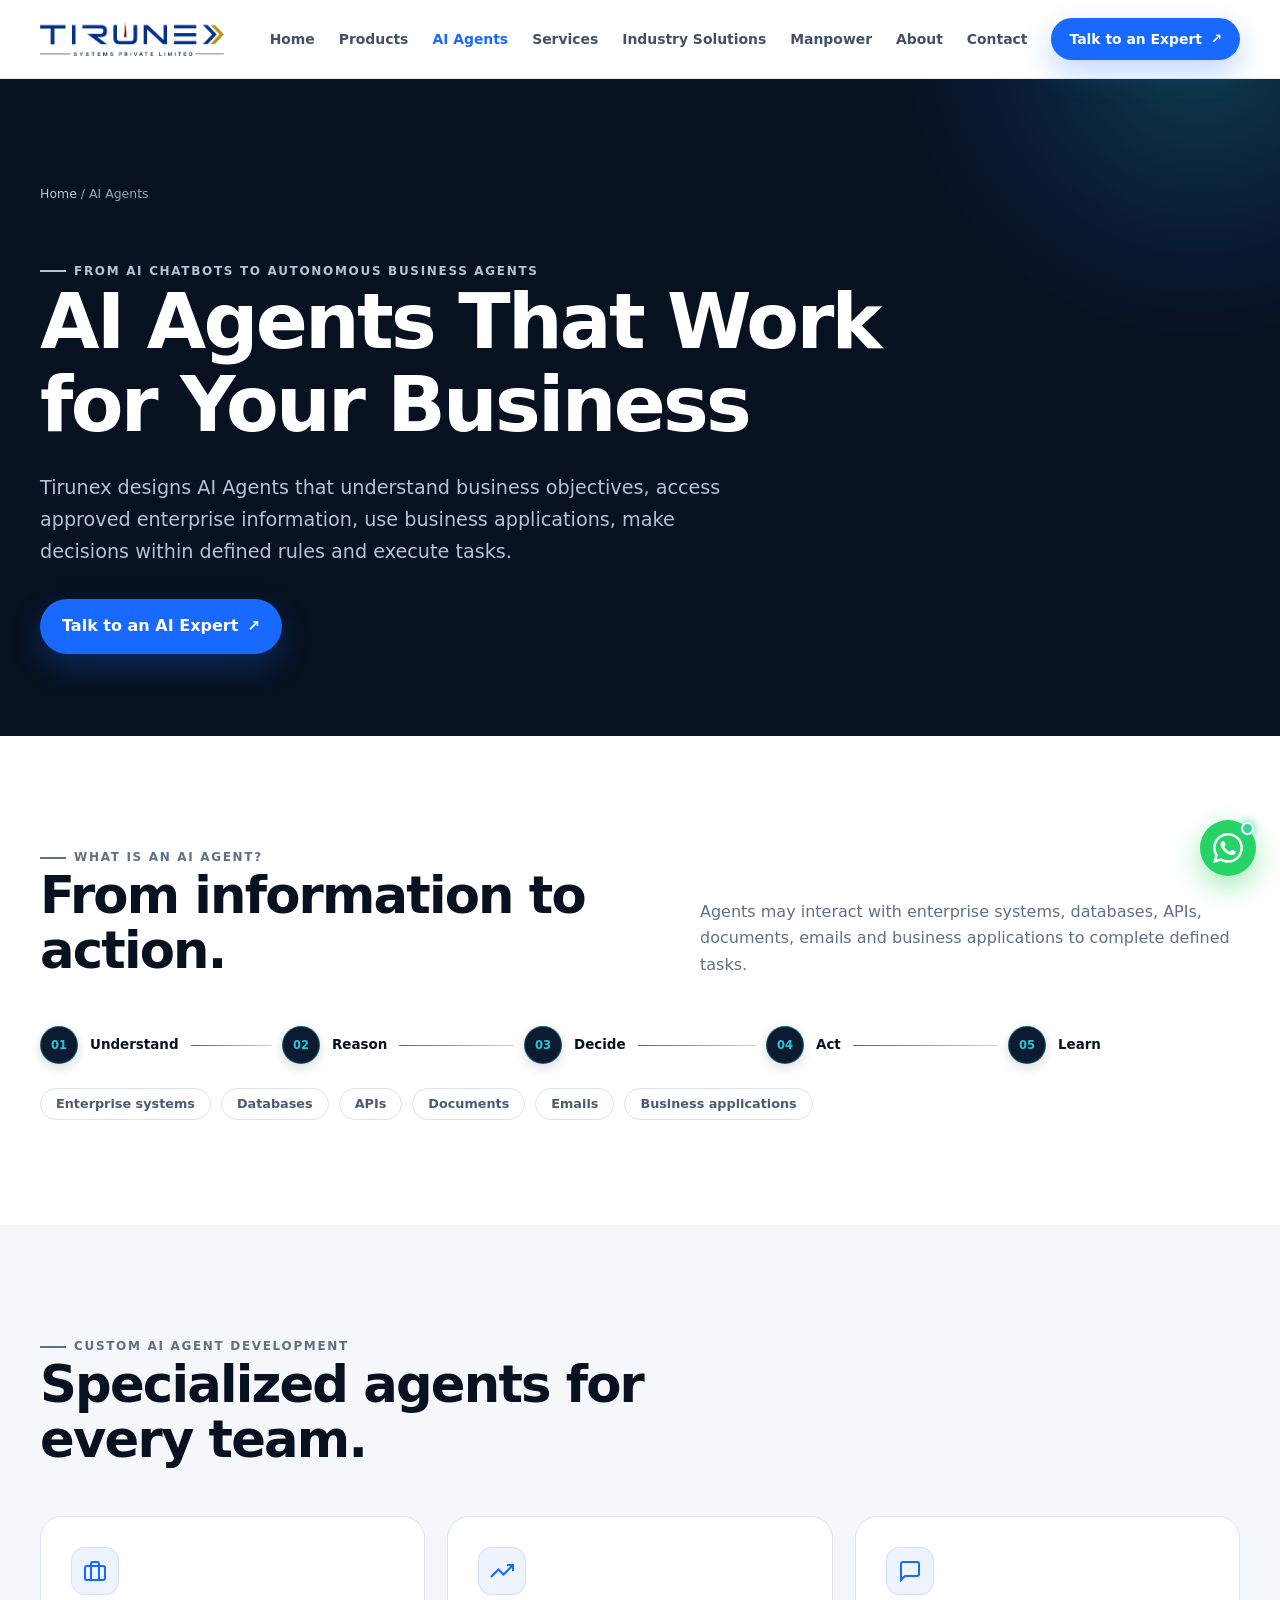
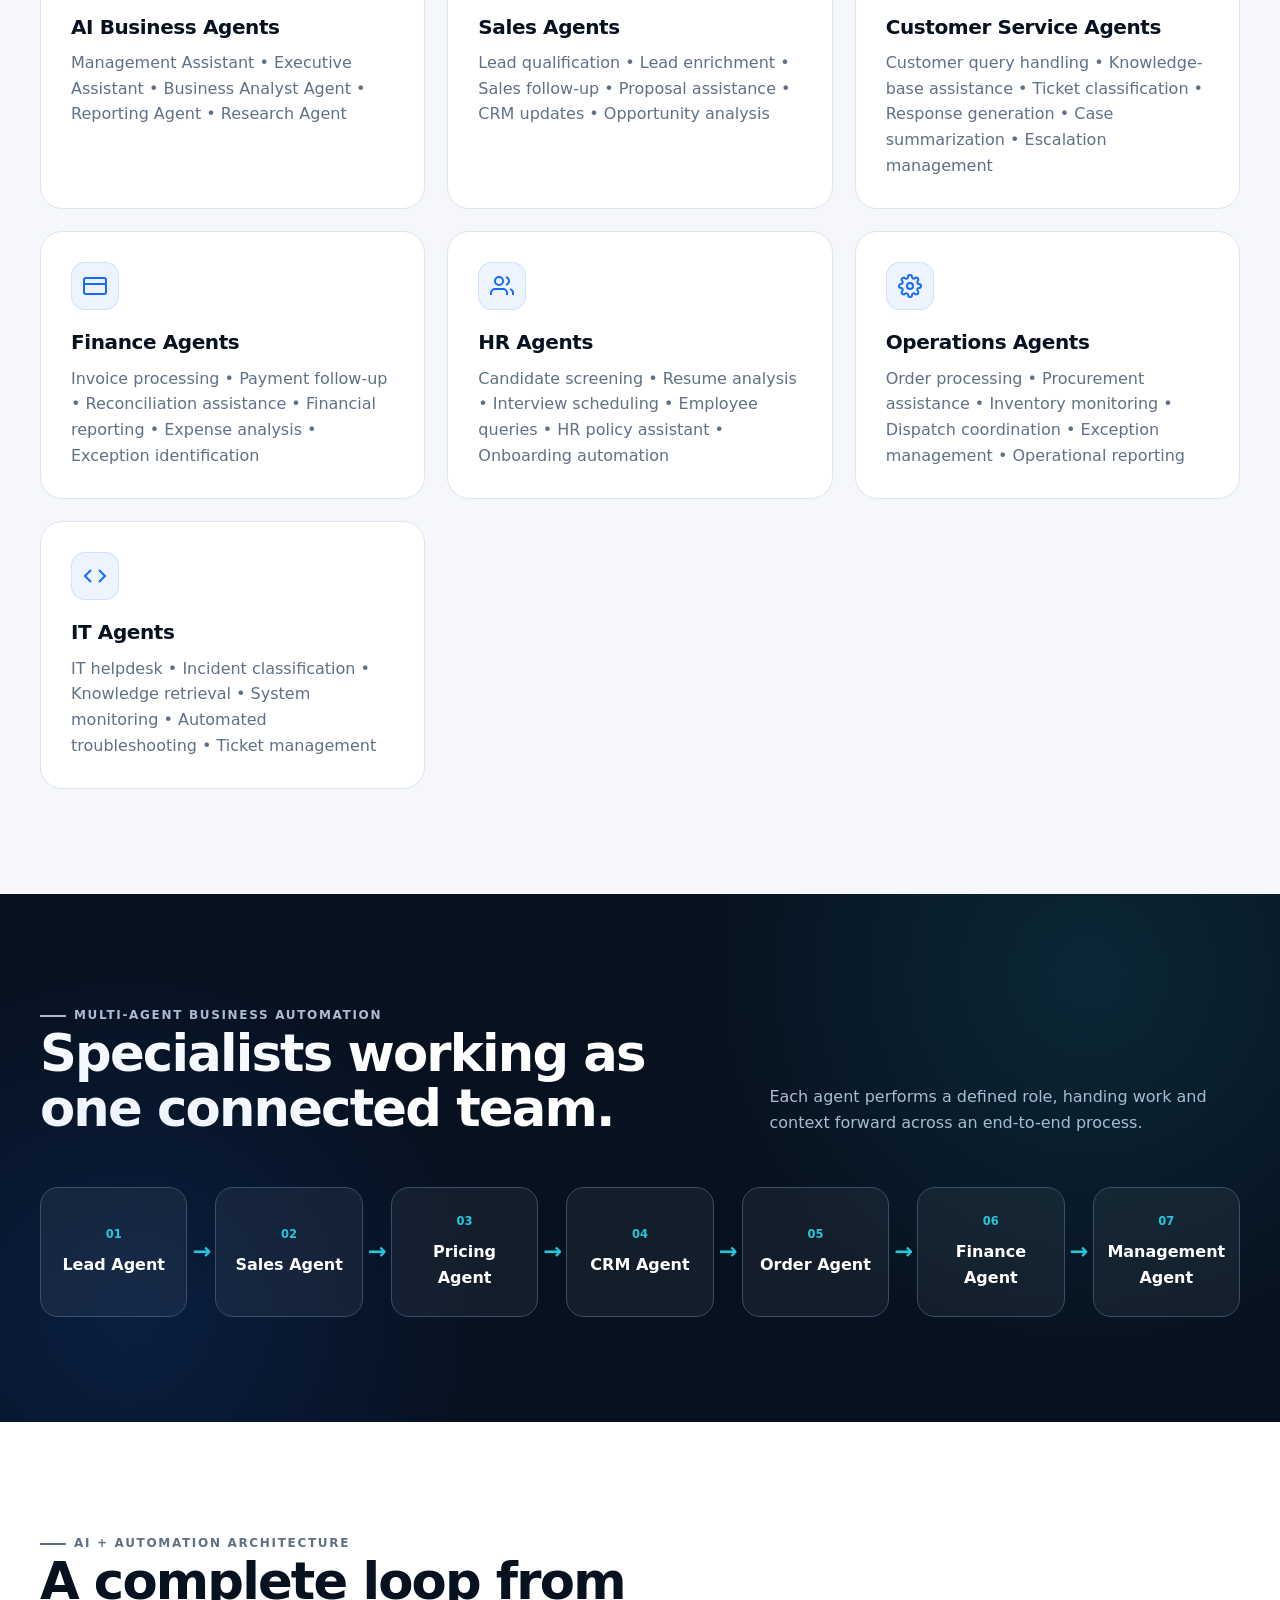
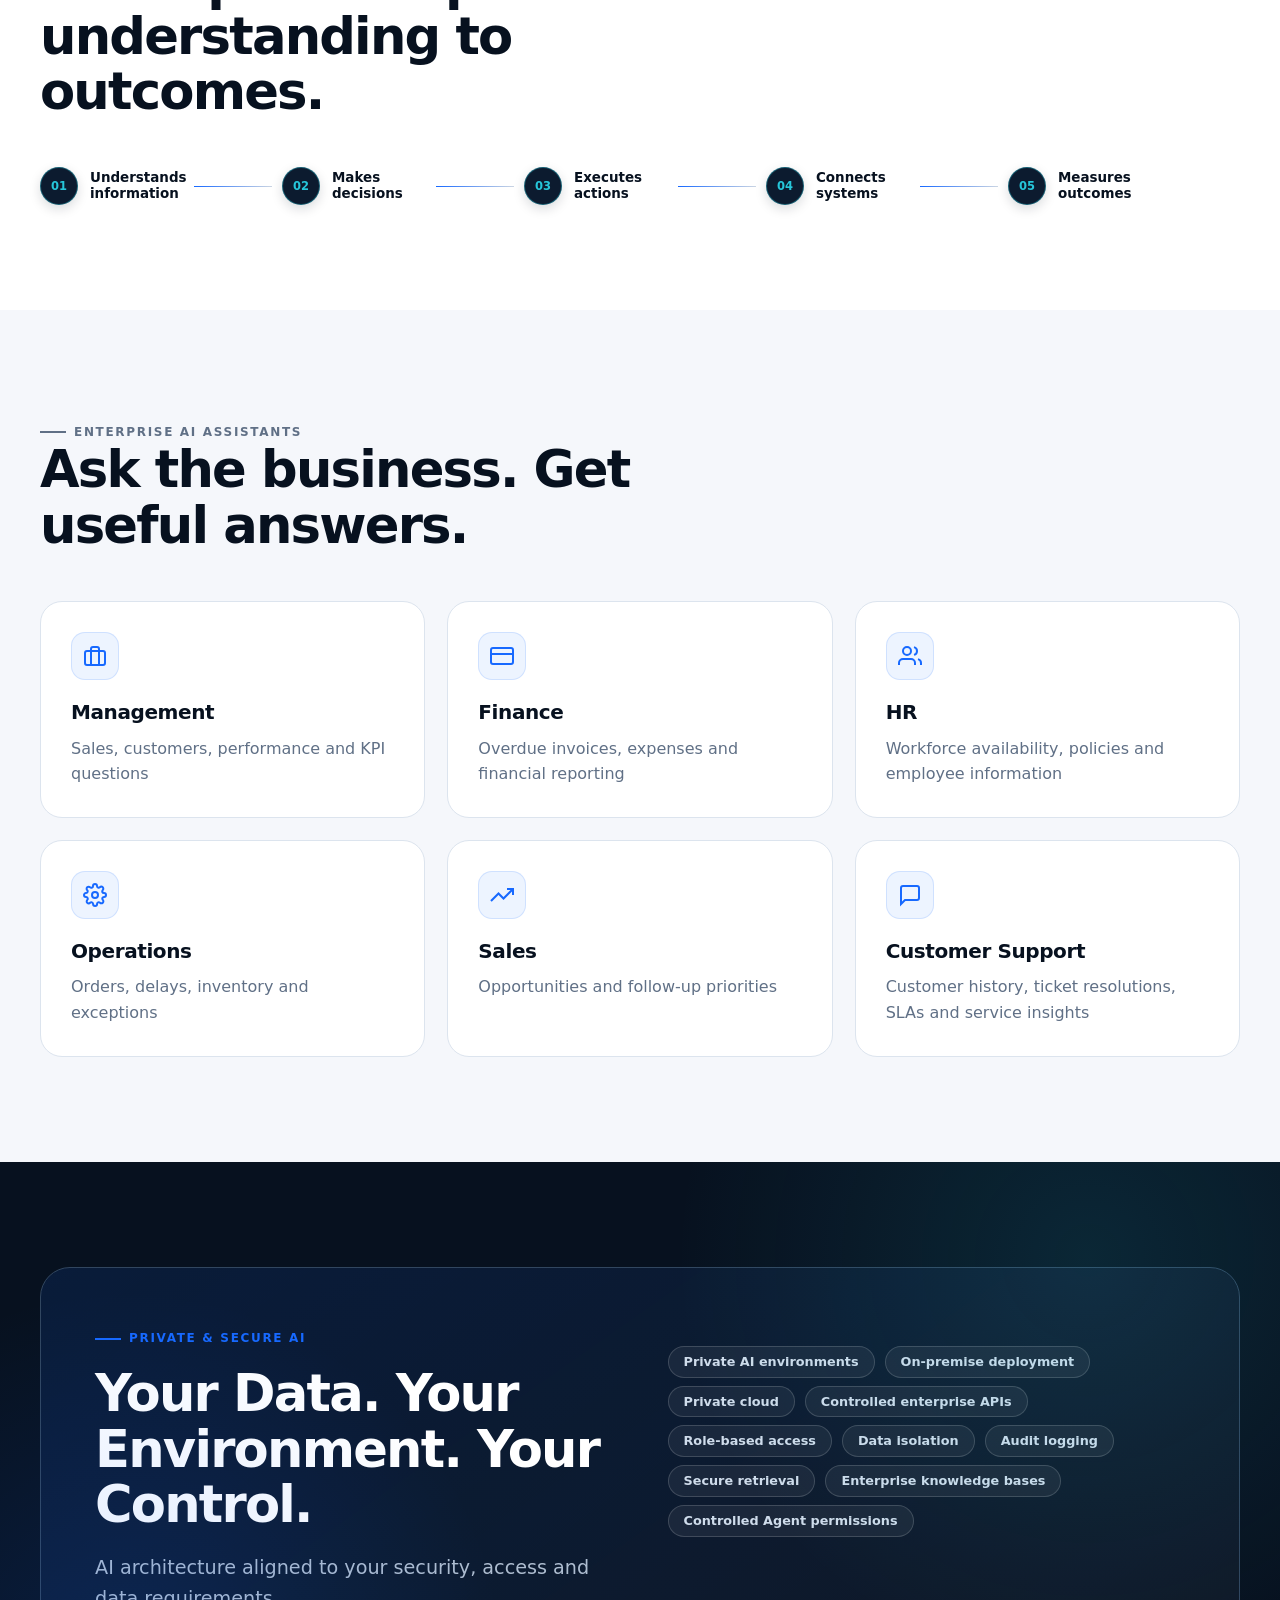
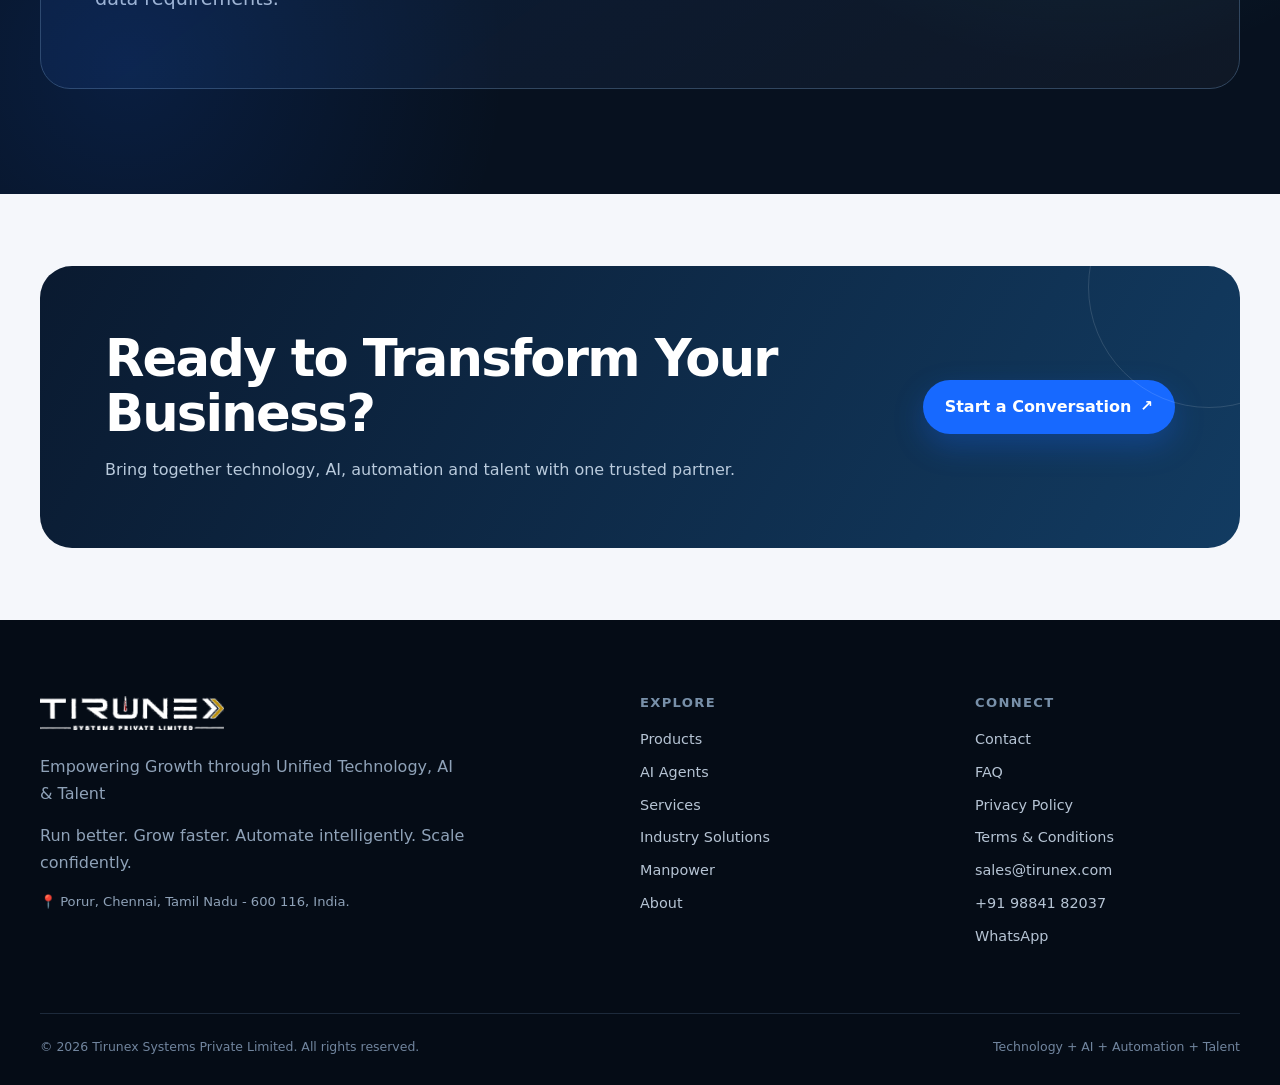
<file: ai-agents.html>
<!doctype html><html lang="en"><head><meta charset="utf-8"><meta name="viewport" content="width=device-width,initial-scale=1"><title>Custom AI Agents for Business | Tirunex</title><meta name="description" content="Custom AI Agents for sales, finance, HR, operations, customer service, IT and management workflows."><meta property="og:title" content="AI Agents That Work for Your Business"><meta property="og:description" content="From AI chatbots to autonomous business agents."><meta property="og:type" content="website"><link rel="canonical" href="https://www.tirunex.com/ai-agents.html"><link rel="icon" href="assets/favicon.svg"><link rel="stylesheet" href="css/style.css"><link rel="stylesheet" href="css/responsive.css"><script src="js/main.js" defer></script></head><body data-page="ai-agents"><div data-header></div><main id="main"><section class="page-hero"><div class="container reveal"><div class="breadcrumbs"><a href="index.html">Home</a> / AI Agents</div><p class="eyebrow">From AI Chatbots to Autonomous Business Agents</p><h1>AI Agents That Work for Your Business</h1><p class="lead">Tirunex designs AI Agents that understand business objectives, access approved enterprise information, use business applications, make decisions within defined rules and execute tasks.</p><div class="btn-row"><a class="btn btn-primary" href="contact.html?topic=ai-agent#contact-form">Talk to an AI Expert</a></div></div></section>
<section class="section"><div class="container"><div class="section-head reveal"><div><p class="eyebrow">What is an AI Agent?</p><h2>From information to action.</h2></div><p>Agents may interact with enterprise systems, databases, APIs, documents, emails and business applications to complete defined tasks.</p></div><div class="process reveal"><div class="process-step"><span>01</span><strong>Understand</strong></div><div class="process-step"><span>02</span><strong>Reason</strong></div><div class="process-step"><span>03</span><strong>Decide</strong></div><div class="process-step"><span>04</span><strong>Act</strong></div><div class="process-step"><span>05</span><strong>Learn</strong></div></div><div class="tag-list reveal"><span class="tag">Enterprise systems</span><span class="tag">Databases</span><span class="tag">APIs</span><span class="tag">Documents</span><span class="tag">Emails</span><span class="tag">Business applications</span></div></div></section>
<section class="section section-muted"><div class="container"><div class="section-head reveal"><div><p class="eyebrow">Custom AI Agent development</p><h2>Specialized agents for every team.</h2></div></div><div class="grid-3"><article class="card reveal"><div class="card-icon" aria-hidden="true"><svg viewBox="0 0 24 24"><rect x="2" y="7" width="20" height="14" rx="2" ry="2"/><path d="M16 21V5a2 2 0 00-2-2h-4a2 2 0 00-2 2v16"/></svg></div><h3>AI Business Agents</h3><p>Management Assistant &bull; Executive Assistant &bull; Business Analyst Agent &bull; Reporting Agent &bull; Research Agent</p></article><article class="card reveal"><div class="card-icon" aria-hidden="true"><svg viewBox="0 0 24 24"><polyline points="23 6 13.5 15.5 8.5 10.5 1 18"/><polyline points="17 6 23 6 23 12"/></svg></div><h3>Sales Agents</h3><p>Lead qualification &bull; Lead enrichment &bull; Sales follow-up &bull; Proposal assistance &bull; CRM updates &bull; Opportunity analysis</p></article><article class="card reveal"><div class="card-icon" aria-hidden="true"><svg viewBox="0 0 24 24"><path d="M21 15a2 2 0 01-2 2H7l-4 4V5a2 2 0 012-2h14a2 2 0 012 2z"/></svg></div><h3>Customer Service Agents</h3><p>Customer query handling &bull; Knowledge-base assistance &bull; Ticket classification &bull; Response generation &bull; Case summarization &bull; Escalation management</p></article><article class="card reveal"><div class="card-icon" aria-hidden="true"><svg viewBox="0 0 24 24"><rect x="1" y="4" width="22" height="16" rx="2" ry="2"/><line x1="1" y1="10" x2="23" y2="10"/></svg></div><h3>Finance Agents</h3><p>Invoice processing &bull; Payment follow-up &bull; Reconciliation assistance &bull; Financial reporting &bull; Expense analysis &bull; Exception identification</p></article><article class="card reveal"><div class="card-icon" aria-hidden="true"><svg viewBox="0 0 24 24"><path d="M17 21v-2a4 4 0 00-4-4H5a4 4 0 00-4 4v2"/><circle cx="9" cy="7" r="4"/><path d="M23 21v-2a4 4 0 00-3-3.87"/><path d="M16 3.13a4 4 0 010 7.75"/></svg></div><h3>HR Agents</h3><p>Candidate screening &bull; Resume analysis &bull; Interview scheduling &bull; Employee queries &bull; HR policy assistant &bull; Onboarding automation</p></article><article class="card reveal"><div class="card-icon" aria-hidden="true"><svg viewBox="0 0 24 24"><circle cx="12" cy="12" r="3"/><path d="M19.4 15a1.65 1.65 0 00.33 1.82l.06.06a2 2 0 010 2.83 2 2 0 01-2.83 0l-.06-.06a1.65 1.65 0 00-1.82-.33 1.65 1.65 0 00-1 1.51V21a2 2 0 01-2 2 2 2 0 01-2-2v-.09A1.65 1.65 0 009 19.4a1.65 1.65 0 00-1.82.33l-.06.06a2 2 0 01-2.83 0 2 2 0 010-2.83l.06-.06a1.65 1.65 0 00.33-1.82 1.65 1.65 0 00-1.51-1H3a2 2 0 01-2-2 2 2 0 012-2h.09A1.65 1.65 0 004.6 9a1.65 1.65 0 00-.33-1.82l-.06-.06a2 2 0 010-2.83 2 2 0 012.83 0l.06.06a1.65 1.65 0 001.82.33H9a1.65 1.65 0 001-1.51V3a2 2 0 012-2 2 2 0 012 2v.09a1.65 1.65 0 001 1.51 1.65 1.65 0 001.82-.33l.06-.06a2 2 0 012.83 0 2 2 0 010 2.83l-.06.06a1.65 1.65 0 00-.33 1.82V9a1.65 1.65 0 001.51 1H21a2 2 0 012 2 2 2 0 01-2 2h-.09a1.65 1.65 0 00-1.51 1z"/></svg></div><h3>Operations Agents</h3><p>Order processing &bull; Procurement assistance &bull; Inventory monitoring &bull; Dispatch coordination &bull; Exception management &bull; Operational reporting</p></article><article class="card reveal"><div class="card-icon" aria-hidden="true"><svg viewBox="0 0 24 24"><polyline points="16 18 22 12 16 6"/><polyline points="8 6 2 12 8 18"/></svg></div><h3>IT Agents</h3><p>IT helpdesk &bull; Incident classification &bull; Knowledge retrieval &bull; System monitoring &bull; Automated troubleshooting &bull; Ticket management</p></article></div></div></section>
<section class="section section-dark"><div class="container"><div class="section-head reveal"><div><p class="eyebrow">Multi-Agent Business Automation</p><h2>Specialists working as one connected team.</h2></div><p>Each agent performs a defined role, handing work and context forward across an end-to-end process.</p></div><div class="workflow reveal" aria-label="Multi-agent business workflow"><div class="workflow-node"><span><b>01</b>Lead Agent</span></div><div class="workflow-node"><span><b>02</b>Sales Agent</span></div><div class="workflow-node"><span><b>03</b>Pricing Agent</span></div><div class="workflow-node"><span><b>04</b>CRM Agent</span></div><div class="workflow-node"><span><b>05</b>Order Agent</span></div><div class="workflow-node"><span><b>06</b>Finance Agent</span></div><div class="workflow-node"><span><b>07</b>Management Agent</span></div></div></div></section>
<section class="section"><div class="container"><div class="section-head reveal"><div><p class="eyebrow">AI + automation architecture</p><h2>A complete loop from understanding to outcomes.</h2></div></div><div class="process process-architecture reveal"><div class="process-step"><span>01</span><strong>Understands<br>information</strong></div><div class="process-step"><span>02</span><strong>Makes<br>decisions</strong></div><div class="process-step"><span>03</span><strong>Executes<br>actions</strong></div><div class="process-step"><span>04</span><strong>Connects<br>systems</strong></div><div class="process-step"><span>05</span><strong>Measures<br>outcomes</strong></div></div></div></section>
<section class="section section-muted"><div class="container"><div class="section-head reveal"><div><p class="eyebrow">Enterprise AI assistants</p><h2>Ask the business. Get useful answers.</h2></div></div><div class="grid-3"><article class="card reveal"><div class="card-icon" aria-hidden="true"><svg viewBox="0 0 24 24"><rect x="2" y="7" width="20" height="14" rx="2" ry="2"/><path d="M16 21V5a2 2 0 00-2-2h-4a2 2 0 00-2 2v16"/></svg></div><h3>Management</h3><p>Sales, customers, performance and KPI questions</p></article><article class="card reveal"><div class="card-icon" aria-hidden="true"><svg viewBox="0 0 24 24"><rect x="1" y="4" width="22" height="16" rx="2" ry="2"/><line x1="1" y1="10" x2="23" y2="10"/></svg></div><h3>Finance</h3><p>Overdue invoices, expenses and financial reporting</p></article><article class="card reveal"><div class="card-icon" aria-hidden="true"><svg viewBox="0 0 24 24"><path d="M17 21v-2a4 4 0 00-4-4H5a4 4 0 00-4 4v2"/><circle cx="9" cy="7" r="4"/><path d="M23 21v-2a4 4 0 00-3-3.87"/><path d="M16 3.13a4 4 0 010 7.75"/></svg></div><h3>HR</h3><p>Workforce availability, policies and employee information</p></article><article class="card reveal"><div class="card-icon" aria-hidden="true"><svg viewBox="0 0 24 24"><circle cx="12" cy="12" r="3"/><path d="M19.4 15a1.65 1.65 0 00.33 1.82l.06.06a2 2 0 010 2.83 2 2 0 01-2.83 0l-.06-.06a1.65 1.65 0 00-1.82-.33 1.65 1.65 0 00-1 1.51V21a2 2 0 01-2 2 2 2 0 01-2-2v-.09A1.65 1.65 0 009 19.4a1.65 1.65 0 00-1.82.33l-.06.06a2 2 0 01-2.83 0 2 2 0 010-2.83l.06-.06a1.65 1.65 0 00.33-1.82 1.65 1.65 0 00-1.51-1H3a2 2 0 01-2-2 2 2 0 012-2h.09A1.65 1.65 0 004.6 9a1.65 1.65 0 00-.33-1.82l-.06-.06a2 2 0 010-2.83 2 2 0 012.83 0l.06.06a1.65 1.65 0 001.82.33H9a1.65 1.65 0 001-1.51V3a2 2 0 012-2 2 2 0 012 2v.09a1.65 1.65 0 001 1.51 1.65 1.65 0 001.82-.33l.06-.06a2 2 0 012.83 0 2 2 0 010 2.83l-.06.06a1.65 1.65 0 00-.33 1.82V9a1.65 1.65 0 001.51 1H21a2 2 0 012 2 2 2 0 01-2 2h-.09a1.65 1.65 0 00-1.51 1z"/></svg></div><h3>Operations</h3><p>Orders, delays, inventory and exceptions</p></article><article class="card reveal"><div class="card-icon" aria-hidden="true"><svg viewBox="0 0 24 24"><polyline points="23 6 13.5 15.5 8.5 10.5 1 18"/><polyline points="17 6 23 6 23 12"/></svg></div><h3>Sales</h3><p>Opportunities and follow-up priorities</p></article><article class="card reveal"><div class="card-icon" aria-hidden="true"><svg viewBox="0 0 24 24"><path d="M21 15a2 2 0 01-2 2H7l-4 4V5a2 2 0 012-2h14a2 2 0 012 2z"/></svg></div><h3>Customer Support</h3><p>Customer history, ticket resolutions, SLAs and service insights</p></article></div></div></section>
<section class="section section-dark"><div class="container security-panel reveal"><div><p class="eyebrow">Private & secure AI</p><h2>Your Data. Your Environment. Your Control.</h2><p class="lead">AI architecture aligned to your security, access and data requirements.</p></div><div class="tag-list"><span class="tag">Private AI environments</span><span class="tag">On-premise deployment</span><span class="tag">Private cloud</span><span class="tag">Controlled enterprise APIs</span><span class="tag">Role-based access</span><span class="tag">Data isolation</span><span class="tag">Audit logging</span><span class="tag">Secure retrieval</span><span class="tag">Enterprise knowledge bases</span><span class="tag">Controlled Agent permissions</span></div></div></section></main><div data-footer></div></body></html>
</file>
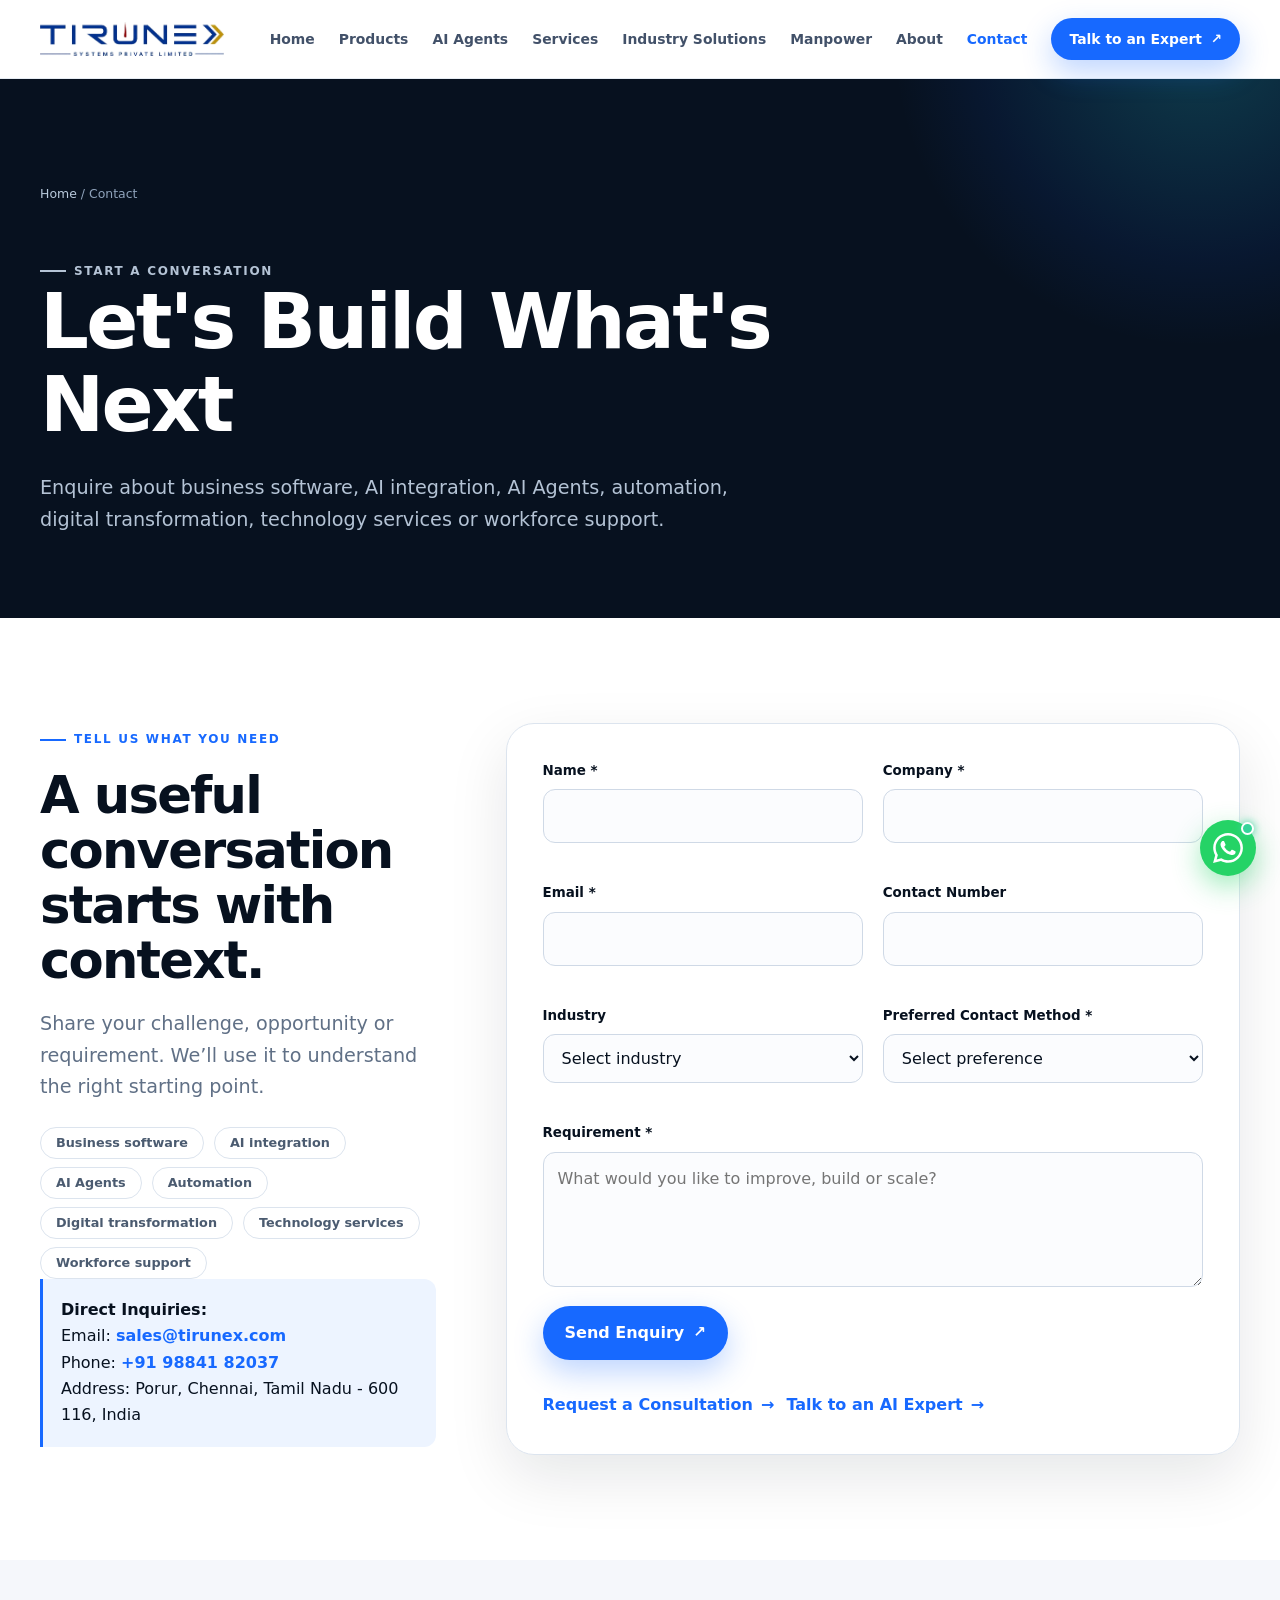
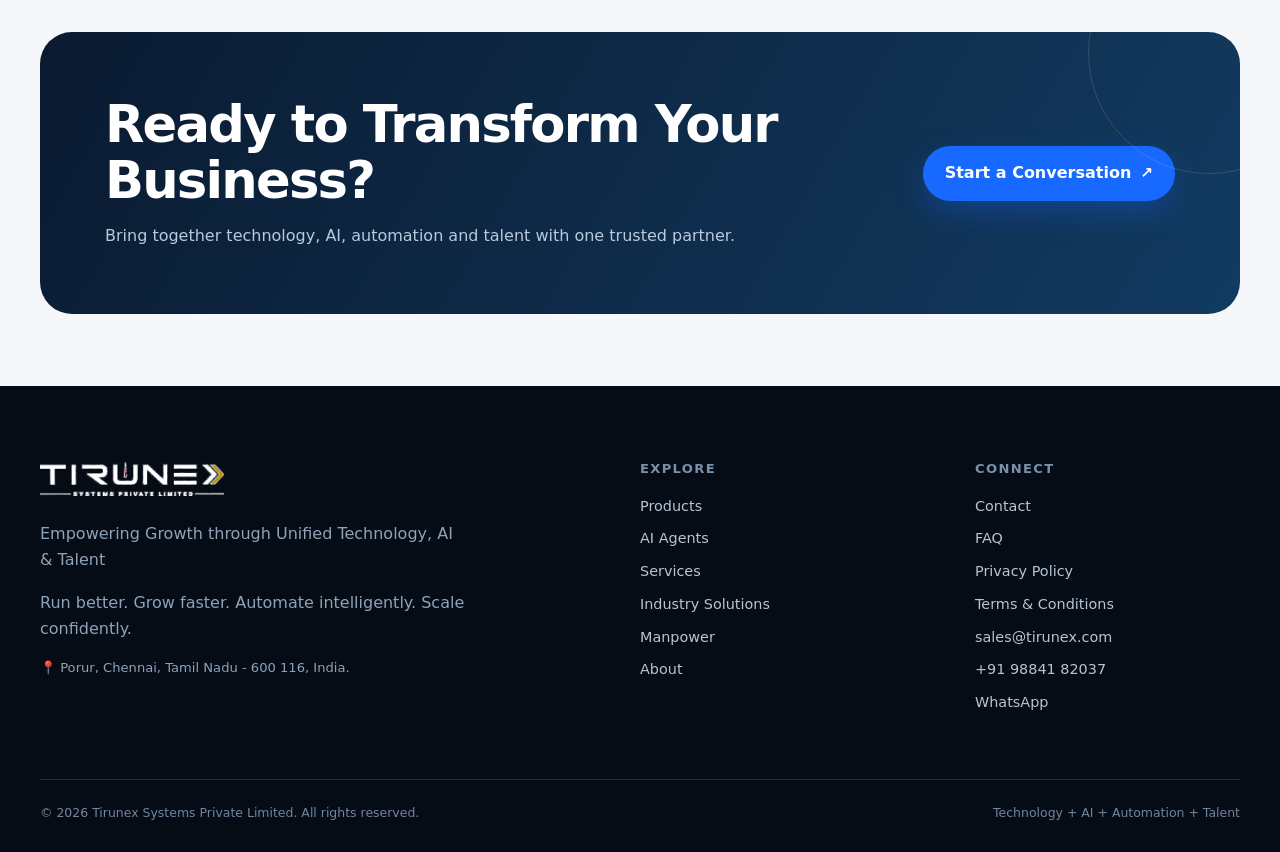
<file: contact.html>
<!doctype html><html lang="en"><head><meta charset="utf-8"><meta name="viewport" content="width=device-width,initial-scale=1"><title>Contact Tirunex | Start a Conversation</title><meta name="description" content="Talk with Tirunex about business software, AI Agents, automation, technology services or workforce support."><meta property="og:title" content="Let's Build What's Next | Tirunex"><meta property="og:description" content="Start a conversation about technology, AI, automation or workforce support."><meta property="og:type" content="website"><link rel="canonical" href="https://www.tirunex.com/contact.html"><link rel="icon" href="assets/favicon.svg"><link rel="stylesheet" href="css/style.css"><link rel="stylesheet" href="css/responsive.css"><script src="js/main.js" defer></script></head><body data-page="contact"><div data-header></div><main id="main"><section class="page-hero"><div class="container reveal"><div class="breadcrumbs"><a href="index.html">Home</a> / Contact</div><p class="eyebrow">Start a conversation</p><h1>Let's Build What's Next</h1><p class="lead">Enquire about business software, AI integration, AI Agents, automation, digital transformation, technology services or workforce support.</p></div></section><section class="section"><div class="container form-wrap"><div class="reveal"><p class="eyebrow">Tell us what you need</p><h2>A useful conversation starts with context.</h2><p class="lead">Share your challenge, opportunity or requirement. We&rsquo;ll use it to understand the right starting point.</p><div class="tag-list"><span class="tag">Business software</span><span class="tag">AI integration</span><span class="tag">AI Agents</span><span class="tag">Automation</span><span class="tag">Digital transformation</span><span class="tag">Technology services</span><span class="tag">Workforce support</span></div><div class="notice"><strong>Direct Inquiries:</strong><br>Email: <a href="mailto:sales@tirunex.com" style="color:var(--blue);font-weight:700;">sales@tirunex.com</a><br>Phone: <a href="tel:+919884182037" style="color:var(--blue);font-weight:700;">+91 98841 82037</a><br>Address: Porur, Chennai, Tamil Nadu - 600 116, India</div></div><form class="form-card reveal" id="contact-form" novalidate><div class="field-grid"><div class="field"><label for="name">Name *</label><input id="name" name="name" autocomplete="name" required aria-describedby="name-error"><span class="field-error" id="name-error"></span></div><div class="field"><label for="company">Company *</label><input id="company" name="company" autocomplete="organization" required aria-describedby="company-error"><span class="field-error" id="company-error"></span></div><div class="field"><label for="email">Email *</label><input id="email" name="email" type="email" autocomplete="email" required aria-describedby="email-error"><span class="field-error" id="email-error"></span></div><div class="field"><label for="phone">Contact Number</label><input id="phone" name="phone" type="tel" autocomplete="tel"></div><div class="field"><label for="industry">Industry</label><select id="industry" name="industry"><option value="">Select industry</option><option>Retail</option><option>Manufacturing</option><option>Professional Services</option><option>Logistics</option><option>Healthcare</option><option>Financial Services</option><option>Other</option></select></div><div class="field"><label for="preferred">Preferred Contact Method *</label><select id="preferred" name="preferredContactMethod" required aria-describedby="preferred-error"><option value="">Select preference</option><option>Email</option><option>Phone</option><option>WhatsApp</option></select><span class="field-error" id="preferred-error"></span></div><div class="field full"><label for="requirement">Requirement *</label><textarea id="requirement" name="requirement" required aria-describedby="requirement-error" placeholder="What would you like to improve, build or scale?"></textarea><span class="field-error" id="requirement-error"></span></div></div><button class="btn btn-primary" type="submit">Send Enquiry</button><div class="form-status" role="status" aria-live="polite"></div><div class="btn-row"><a class="text-link" href="?topic=consultation#contact-form">Request a Consultation</a><a class="text-link" href="?topic=ai#contact-form">Talk to an AI Expert</a></div></form></div></section></main><div data-footer></div></body></html>
</file>
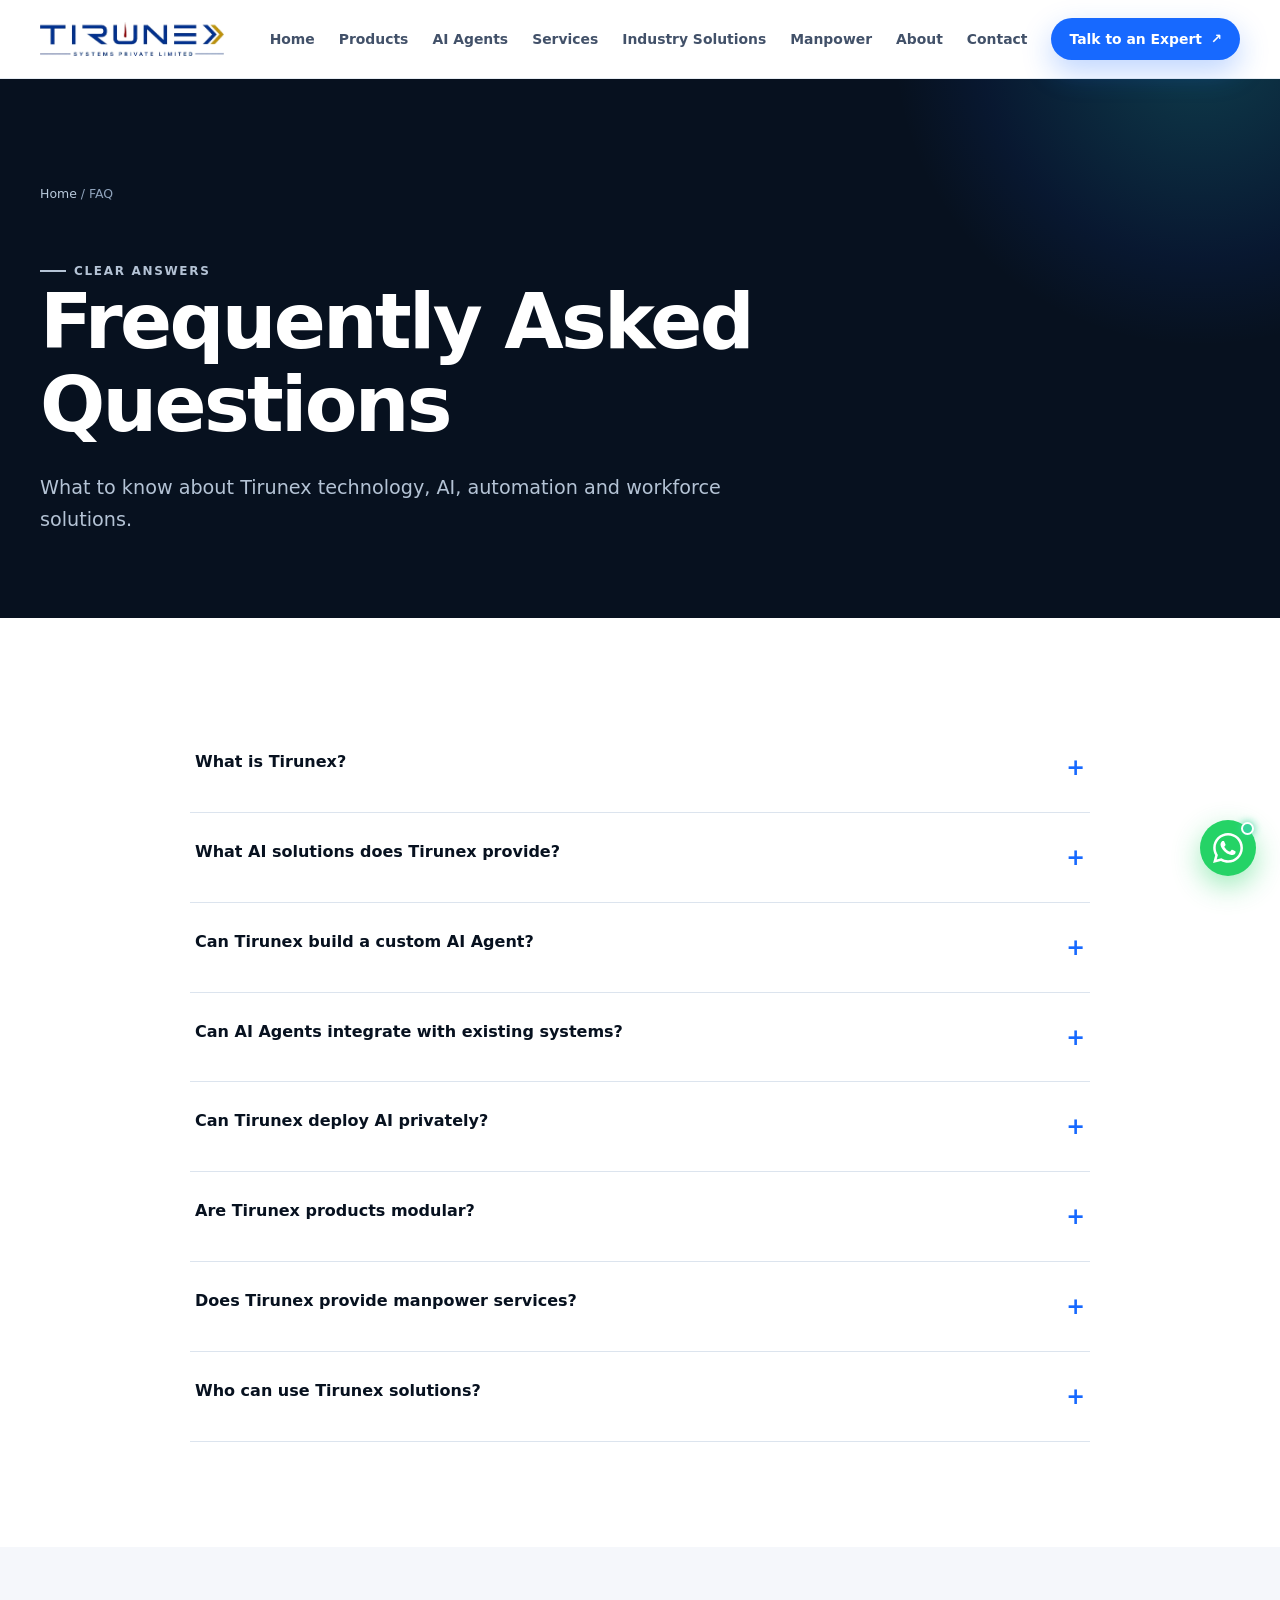
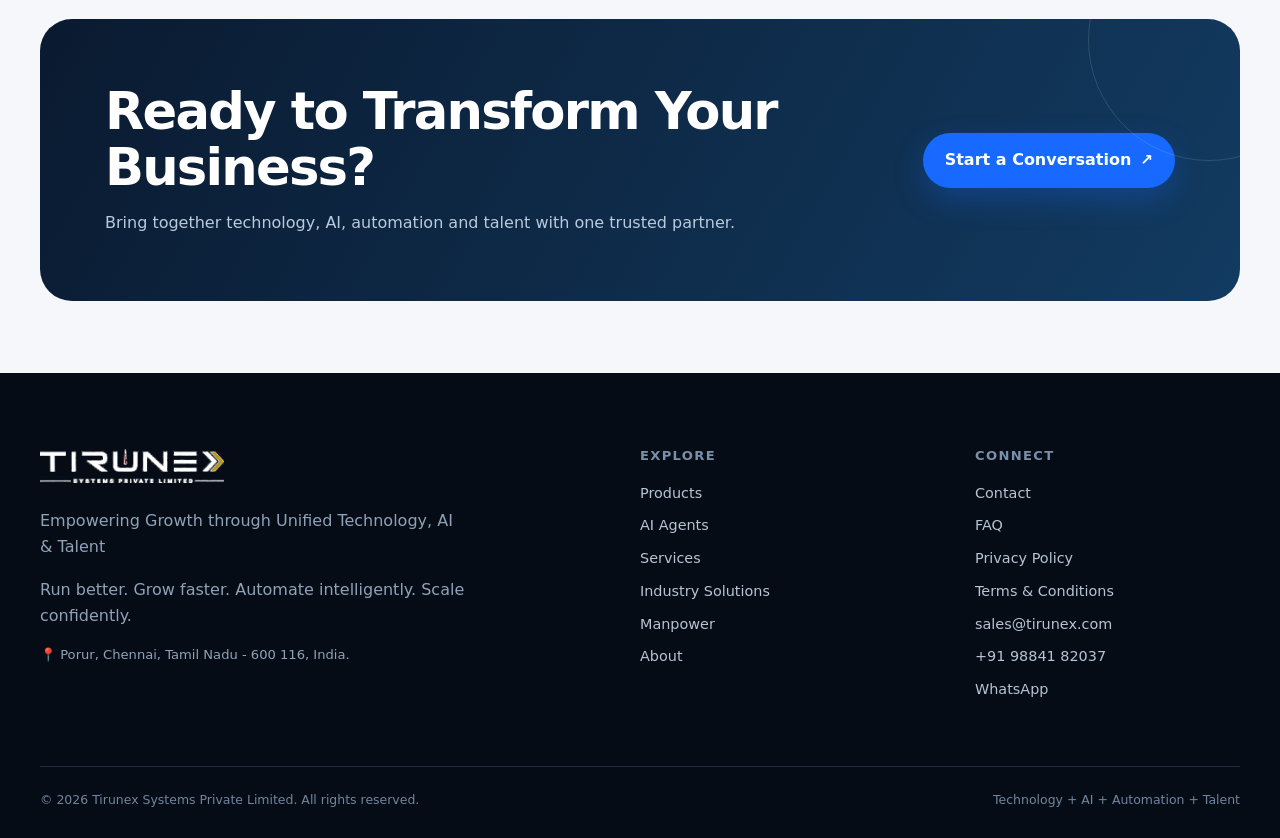
<file: faq.html>
<!doctype html><html lang="en"><head><meta charset="utf-8"><meta name="viewport" content="width=device-width,initial-scale=1"><title>Frequently Asked Questions | Tirunex</title><meta name="description" content="Answers about Tirunex products, AI Agents, private AI, modular solutions and manpower services."><meta property="og:title" content="Frequently Asked Questions | Tirunex"><meta property="og:description" content="Answers about Tirunex technology, AI and talent solutions."><meta property="og:type" content="website"><link rel="canonical" href="https://www.tirunex.com/faq.html"><link rel="icon" href="assets/favicon.svg"><link rel="stylesheet" href="css/style.css"><link rel="stylesheet" href="css/responsive.css"><script src="js/main.js" defer></script></head><body data-page="faq"><div data-header></div><main id="main"><section class="page-hero"><div class="container reveal"><div class="breadcrumbs"><a href="index.html">Home</a> / FAQ</div><p class="eyebrow">Clear answers</p><h1>Frequently Asked Questions</h1><p class="lead">What to know about Tirunex technology, AI, automation and workforce solutions.</p></div></section><section class="section"><div class="container faq-list">
<div class="faq-item"><button class="faq-button" aria-expanded="false" aria-controls="faq-1"><span>What is Tirunex?</span><span aria-hidden="true">+</span></button><div class="faq-panel" id="faq-1"><div><p>Tirunex is a technology, AI, automation and talent solutions provider focused on helping growing businesses modernize and scale.</p></div></div></div>
<div class="faq-item"><button class="faq-button" aria-expanded="false" aria-controls="faq-2"><span>What AI solutions does Tirunex provide?</span><span aria-hidden="true">+</span></button><div class="faq-panel" id="faq-2"><div><p>AI-integrated business applications, AI Agents, enterprise AI assistants, RAG and knowledge systems, predictive analytics, intelligent document processing and AI-powered automation.</p></div></div></div>
<div class="faq-item"><button class="faq-button" aria-expanded="false" aria-controls="faq-3"><span>Can Tirunex build a custom AI Agent?</span><span aria-hidden="true">+</span></button><div class="faq-panel" id="faq-3"><div><p>Yes. Custom AI Agents can be designed for sales, customer service, finance, HR, operations, IT and management use cases.</p></div></div></div>
<div class="faq-item"><button class="faq-button" aria-expanded="false" aria-controls="faq-4"><span>Can AI Agents integrate with existing systems?</span><span aria-hidden="true">+</span></button><div class="faq-panel" id="faq-4"><div><p>Yes. Agents can be designed to work with approved APIs, databases, documents, enterprise applications and workflow systems.</p></div></div></div>
<div class="faq-item"><button class="faq-button" aria-expanded="false" aria-controls="faq-5"><span>Can Tirunex deploy AI privately?</span><span aria-hidden="true">+</span></button><div class="faq-panel" id="faq-5"><div><p>Private, on-premise, private-cloud and controlled enterprise AI architectures can be supported based on security and data requirements.</p></div></div></div>
<div class="faq-item"><button class="faq-button" aria-expanded="false" aria-controls="faq-6"><span>Are Tirunex products modular?</span><span aria-hidden="true">+</span></button><div class="faq-panel" id="faq-6"><div><p>Yes. Businesses can start with selected capabilities and expand as needs grow.</p></div></div></div>
<div class="faq-item"><button class="faq-button" aria-expanded="false" aria-controls="faq-7"><span>Does Tirunex provide manpower services?</span><span aria-hidden="true">+</span></button><div class="faq-panel" id="faq-7"><div><p>Yes. Skilled and trained manpower, temporary and contract staffing, permanent recruitment, payroll support, outsourcing and workforce solutions are included.</p></div></div></div>
<div class="faq-item"><button class="faq-button" aria-expanded="false" aria-controls="faq-8"><span>Who can use Tirunex solutions?</span><span aria-hidden="true">+</span></button><div class="faq-panel" id="faq-8"><div><p>Particularly SMBs across retail, manufacturing, professional services, logistics, healthcare, financial services and other industries.</p></div></div></div>
</div></section></main><div data-footer></div></body></html>
</file>
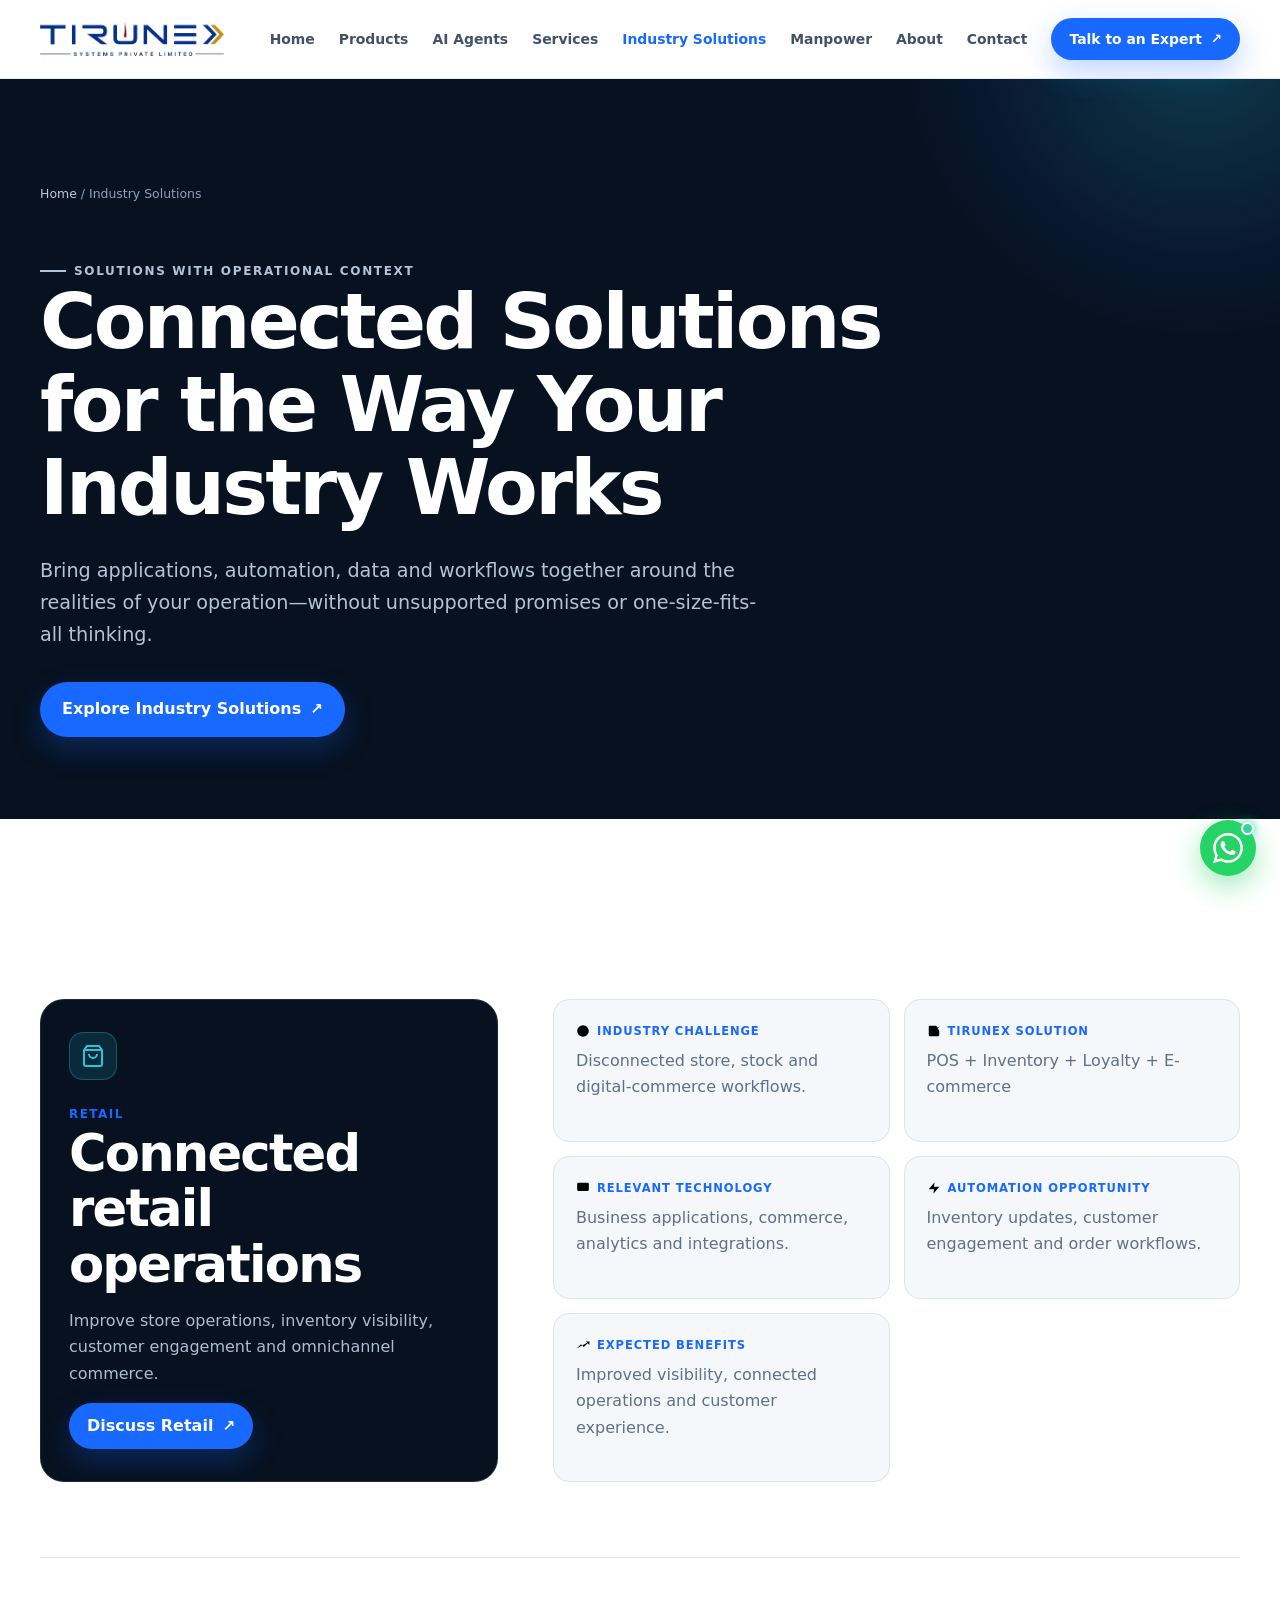
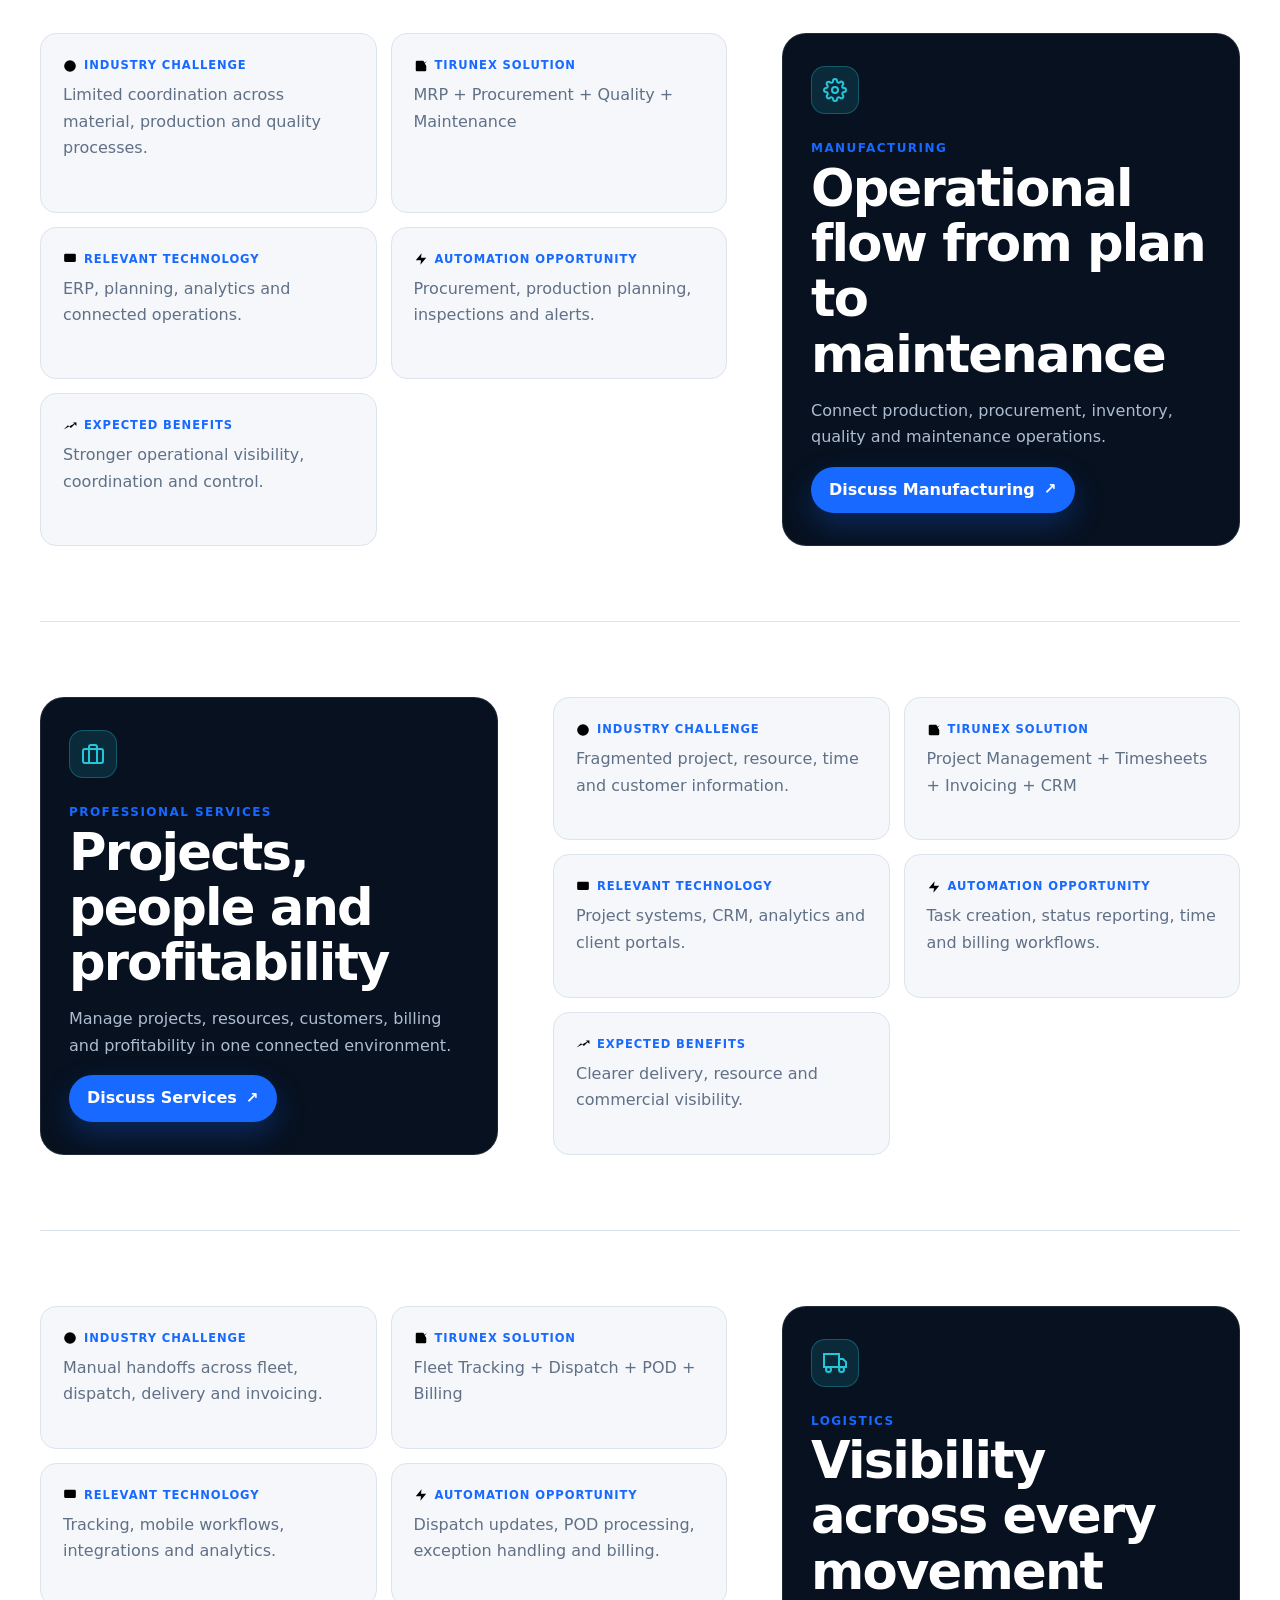
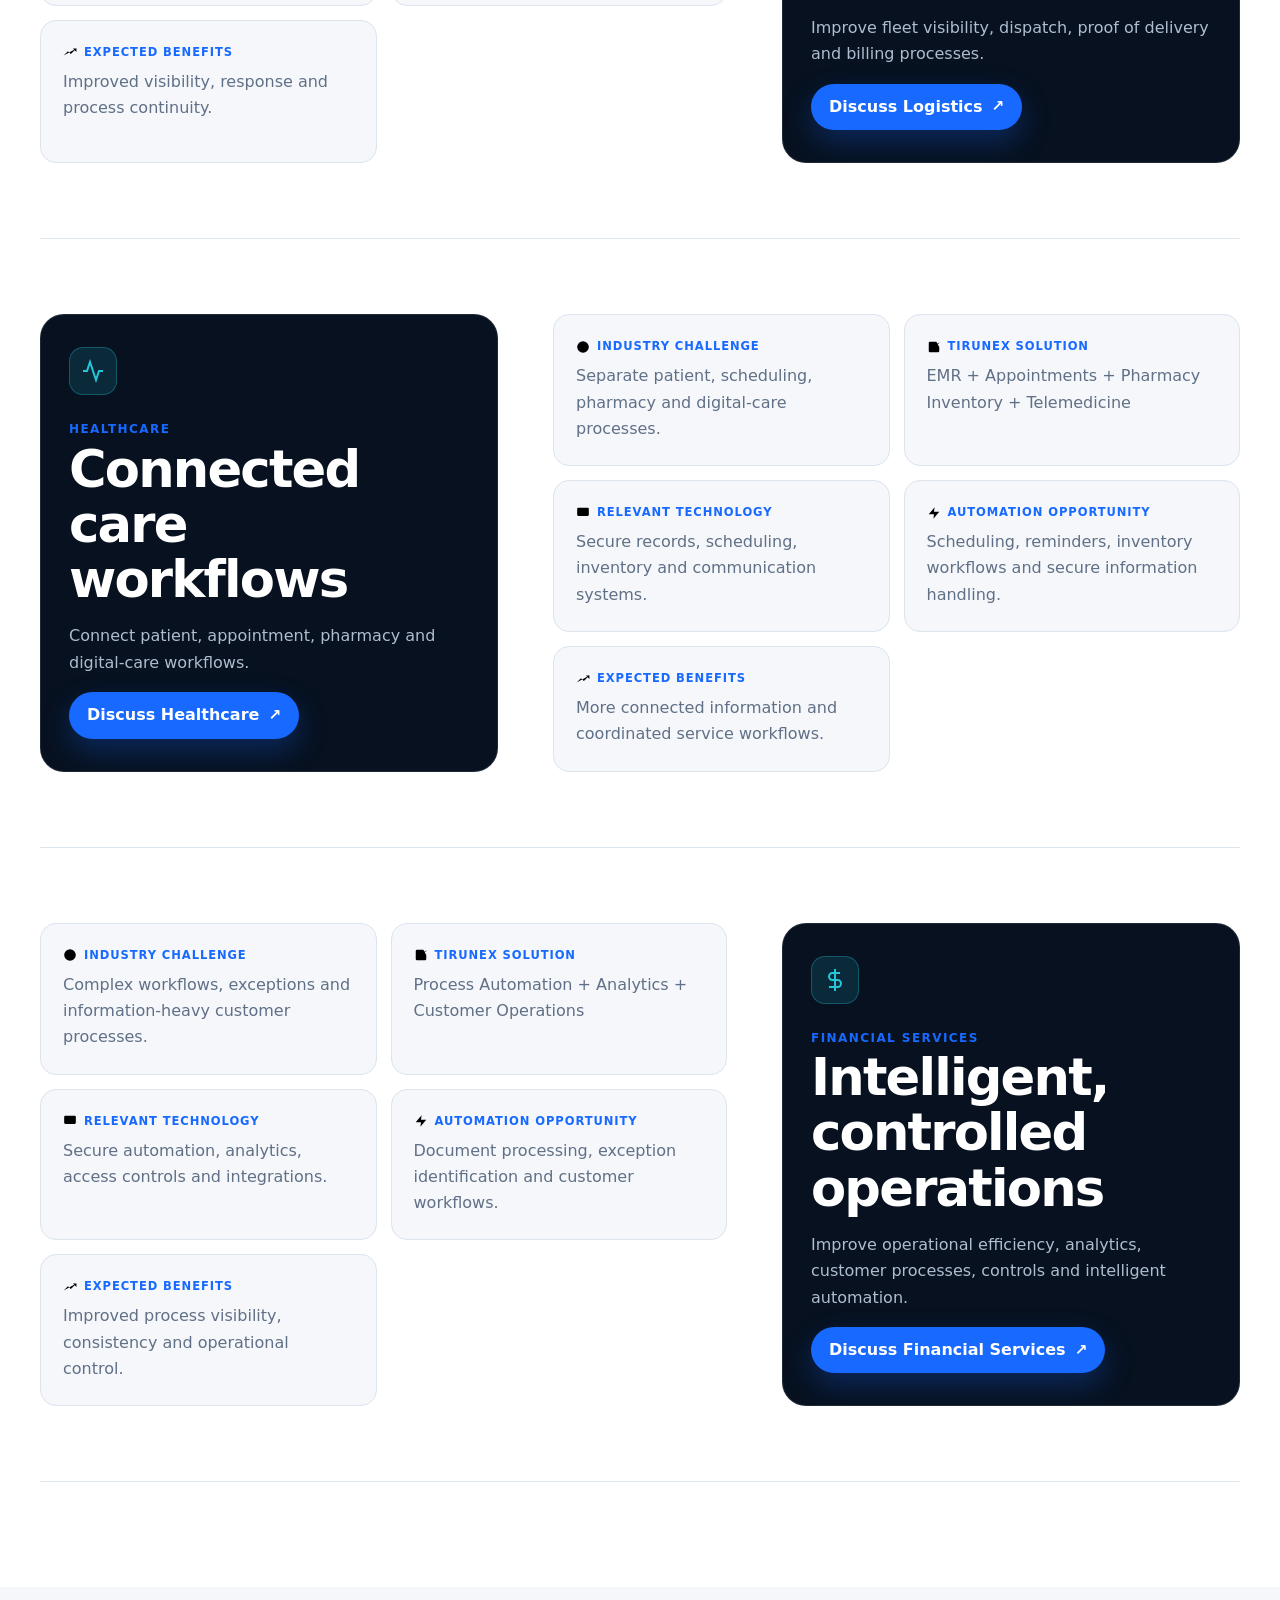
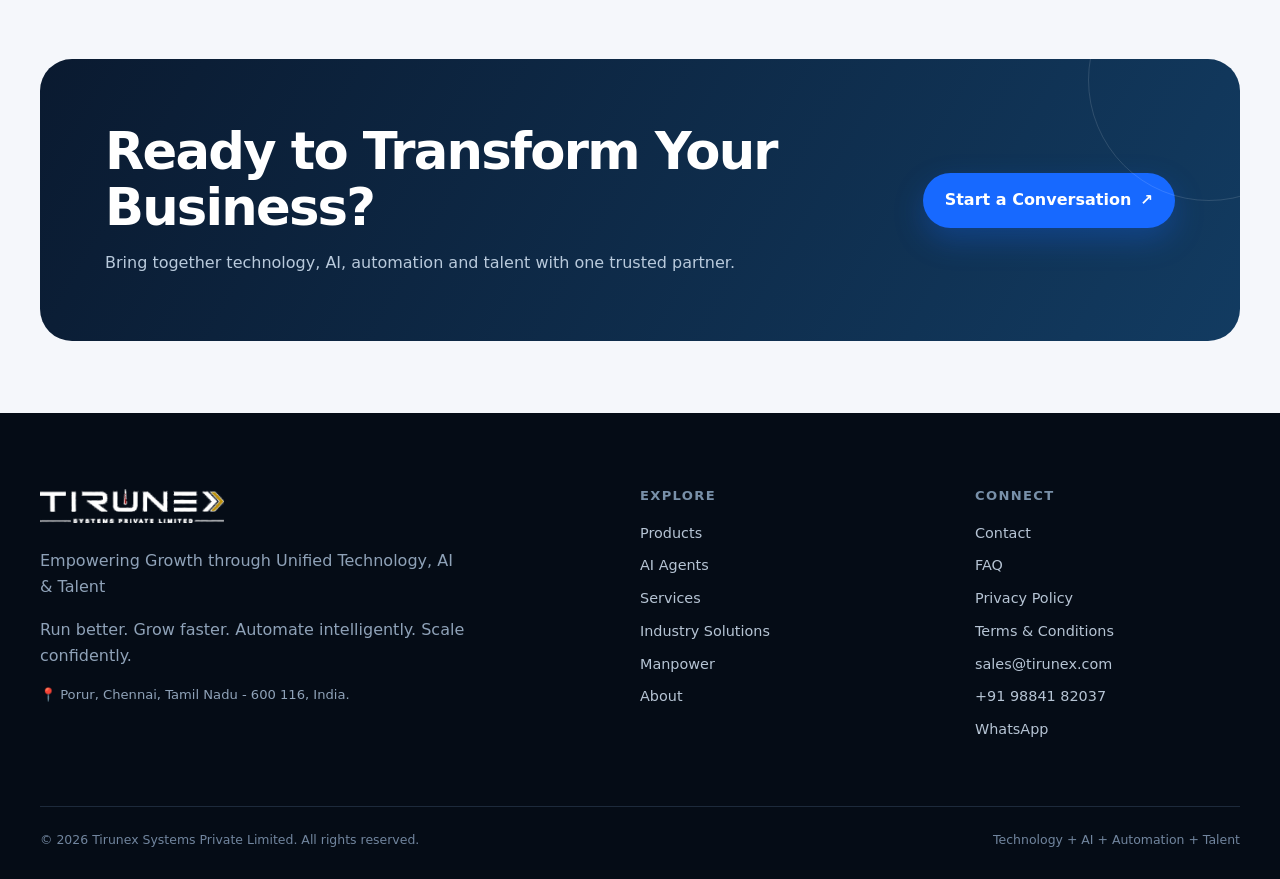
<file: industries.html>
<!doctype html><html lang="en"><head><meta charset="utf-8"><meta name="viewport" content="width=device-width,initial-scale=1"><title>Industry Technology Solutions | Tirunex</title><meta name="description" content="Connected technology, automation and operational solutions for retail, manufacturing, services, logistics, healthcare and finance."><meta property="og:title" content="Industry Solutions | Tirunex"><meta property="og:description" content="Technology shaped around industry operations."><meta property="og:type" content="website"><link rel="canonical" href="https://www.tirunex.com/industries.html"><link rel="icon" href="assets/favicon.svg"><link rel="stylesheet" href="css/style.css"><link rel="stylesheet" href="css/responsive.css"><script src="js/main.js" defer></script></head><body data-page="industries"><div data-header></div><main id="main"><section class="page-hero"><div class="container reveal"><div class="breadcrumbs"><a href="index.html">Home</a> / Industry Solutions</div><p class="eyebrow">Solutions with operational context</p><h1>Connected Solutions for the Way Your Industry Works</h1><p class="lead">Bring applications, automation, data and workflows together around the realities of your operation&mdash;without unsupported promises or one-size-fits-all thinking.</p><div class="btn-row"><a class="btn btn-primary" href="contact.html?topic=industry#contact-form">Explore Industry Solutions</a></div></div></section><section class="section"><div class="container">
<article class="industry-detail reveal" id="retail"><div class="industry-side"><div class="industry-icon" aria-hidden="true"><svg viewBox="0 0 24 24"><path d="M6 2L3 6v14a2 2 0 002 2h14a2 2 0 002-2V6l-3-4H6zM3 6h18M16 10a4 4 0 01-8 0"/></svg></div><span class="product-label">Retail</span><h2>Connected retail operations</h2><p>Improve store operations, inventory visibility, customer engagement and omnichannel commerce.</p><a class="btn btn-primary btn-small" href="contact.html?industry=retail#contact-form">Discuss Retail</a></div><div class="detail-grid"><div class="detail-card"><small><svg viewBox="0 0 24 24"><circle cx="12" cy="12" r="10"/><line x1="12" y1="8" x2="12" y2="12"/><line x1="12" y1="16" x2="12.01" y2="16"/></svg>Industry challenge</small><p>Disconnected store, stock and digital-commerce workflows.</p></div><div class="detail-card"><small><svg viewBox="0 0 24 24"><polyline points="9 11 12 14 22 4"/><path d="M21 12v7a2 2 0 01-2 2H5a2 2 0 01-2-2V5a2 2 0 012-2h11"/></svg>Tirunex solution</small><p>POS + Inventory + Loyalty + E-commerce</p></div><div class="detail-card"><small><svg viewBox="0 0 24 24"><rect x="2" y="3" width="20" height="14" rx="2" ry="2"/><line x1="8" y1="21" x2="16" y2="21"/><line x1="12" y1="17" x2="12" y2="21"/></svg>Relevant technology</small><p>Business applications, commerce, analytics and integrations.</p></div><div class="detail-card"><small><svg viewBox="0 0 24 24"><polygon points="13 2 3 14 12 14 11 22 21 10 12 10 13 2"/></svg>Automation opportunity</small><p>Inventory updates, customer engagement and order workflows.</p></div><div class="detail-card"><small><svg viewBox="0 0 24 24"><polyline points="23 6 13.5 15.5 8.5 10.5 1 18"/><polyline points="17 6 23 6 23 12"/></svg>Expected benefits</small><p>Improved visibility, connected operations and customer experience.</p></div></div></article>
<article class="industry-detail reveal" id="manufacturing"><div class="industry-side"><div class="industry-icon" aria-hidden="true"><svg viewBox="0 0 24 24"><path d="M19.4 15a1.65 1.65 0 00.33 1.82l.06.06a2 2 0 010 2.83 2 2 0 01-2.83 0l-.06-.06a1.65 1.65 0 00-1.82-.33 1.65 1.65 0 00-1 1.51V21a2 2 0 01-2 2 2 2 0 01-2-2v-.09A1.65 1.65 0 009 19.4a1.65 1.65 0 00-1.82.33l-.06.06a2 2 0 01-2.83 0 2 2 0 010-2.83l.06-.06a1.65 1.65 0 00.33-1.82 1.65 1.65 0 00-1.51-1H3a2 2 0 01-2-2 2 2 0 012-2h.09A1.65 1.65 0 004.6 9a1.65 1.65 0 00-.33-1.82l-.06-.06a2 2 0 010-2.83 2 2 0 012.83 0l.06.06a1.65 1.65 0 001.82.33H9a1.65 1.65 0 001-1.51V3a2 2 0 012-2 2 2 0 012 2v.09a1.65 1.65 0 001 1.51 1.65 1.65 0 001.82-.33l.06-.06a2 2 0 012.83 0 2 2 0 010 2.83l-.06.06a1.65 1.65 0 00-.33 1.82V9a1.65 1.65 0 001.51 1H21a2 2 0 012 2 2 2 0 01-2 2h-.09a1.65 1.65 0 00-1.51 1z"/><circle cx="12" cy="12" r="3"/></svg></div><span class="product-label">Manufacturing</span><h2>Operational flow from plan to maintenance</h2><p>Connect production, procurement, inventory, quality and maintenance operations.</p><a class="btn btn-primary btn-small" href="contact.html?industry=manufacturing#contact-form">Discuss Manufacturing</a></div><div class="detail-grid"><div class="detail-card"><small><svg viewBox="0 0 24 24"><circle cx="12" cy="12" r="10"/><line x1="12" y1="8" x2="12" y2="12"/><line x1="12" y1="16" x2="12.01" y2="16"/></svg>Industry challenge</small><p>Limited coordination across material, production and quality processes.</p></div><div class="detail-card"><small><svg viewBox="0 0 24 24"><polyline points="9 11 12 14 22 4"/><path d="M21 12v7a2 2 0 01-2 2H5a2 2 0 01-2-2V5a2 2 0 012-2h11"/></svg>Tirunex solution</small><p>MRP + Procurement + Quality + Maintenance</p></div><div class="detail-card"><small><svg viewBox="0 0 24 24"><rect x="2" y="3" width="20" height="14" rx="2" ry="2"/><line x1="8" y1="21" x2="16" y2="21"/><line x1="12" y1="17" x2="12" y2="21"/></svg>Relevant technology</small><p>ERP, planning, analytics and connected operations.</p></div><div class="detail-card"><small><svg viewBox="0 0 24 24"><polygon points="13 2 3 14 12 14 11 22 21 10 12 10 13 2"/></svg>Automation opportunity</small><p>Procurement, production planning, inspections and alerts.</p></div><div class="detail-card"><small><svg viewBox="0 0 24 24"><polyline points="23 6 13.5 15.5 8.5 10.5 1 18"/><polyline points="17 6 23 6 23 12"/></svg>Expected benefits</small><p>Stronger operational visibility, coordination and control.</p></div></div></article>
<article class="industry-detail reveal" id="professional-services"><div class="industry-side"><div class="industry-icon" aria-hidden="true"><svg viewBox="0 0 24 24"><rect x="2" y="7" width="20" height="14" rx="2" ry="2"/><path d="M16 21V5a2 2 0 00-2-2h-4a2 2 0 00-2 2v16"/></svg></div><span class="product-label">Professional Services</span><h2>Projects, people and profitability</h2><p>Manage projects, resources, customers, billing and profitability in one connected environment.</p><a class="btn btn-primary btn-small" href="contact.html?industry=professional-services#contact-form">Discuss Services</a></div><div class="detail-grid"><div class="detail-card"><small><svg viewBox="0 0 24 24"><circle cx="12" cy="12" r="10"/><line x1="12" y1="8" x2="12" y2="12"/><line x1="12" y1="16" x2="12.01" y2="16"/></svg>Industry challenge</small><p>Fragmented project, resource, time and customer information.</p></div><div class="detail-card"><small><svg viewBox="0 0 24 24"><polyline points="9 11 12 14 22 4"/><path d="M21 12v7a2 2 0 01-2 2H5a2 2 0 01-2-2V5a2 2 0 012-2h11"/></svg>Tirunex solution</small><p>Project Management + Timesheets + Invoicing + CRM</p></div><div class="detail-card"><small><svg viewBox="0 0 24 24"><rect x="2" y="3" width="20" height="14" rx="2" ry="2"/><line x1="8" y1="21" x2="16" y2="21"/><line x1="12" y1="17" x2="12" y2="21"/></svg>Relevant technology</small><p>Project systems, CRM, analytics and client portals.</p></div><div class="detail-card"><small><svg viewBox="0 0 24 24"><polygon points="13 2 3 14 12 14 11 22 21 10 12 10 13 2"/></svg>Automation opportunity</small><p>Task creation, status reporting, time and billing workflows.</p></div><div class="detail-card"><small><svg viewBox="0 0 24 24"><polyline points="23 6 13.5 15.5 8.5 10.5 1 18"/><polyline points="17 6 23 6 23 12"/></svg>Expected benefits</small><p>Clearer delivery, resource and commercial visibility.</p></div></div></article>
<article class="industry-detail reveal" id="logistics"><div class="industry-side"><div class="industry-icon" aria-hidden="true"><svg viewBox="0 0 24 24"><rect x="1" y="3" width="15" height="13"/><polygon points="16 8 20 8 23 11 23 16 16 16 16 8"/><circle cx="5.5" cy="18.5" r="2.5"/><circle cx="18.5" cy="18.5" r="2.5"/></svg></div><span class="product-label">Logistics</span><h2>Visibility across every movement</h2><p>Improve fleet visibility, dispatch, proof of delivery and billing processes.</p><a class="btn btn-primary btn-small" href="contact.html?industry=logistics#contact-form">Discuss Logistics</a></div><div class="detail-grid"><div class="detail-card"><small><svg viewBox="0 0 24 24"><circle cx="12" cy="12" r="10"/><line x1="12" y1="8" x2="12" y2="12"/><line x1="12" y1="16" x2="12.01" y2="16"/></svg>Industry challenge</small><p>Manual handoffs across fleet, dispatch, delivery and invoicing.</p></div><div class="detail-card"><small><svg viewBox="0 0 24 24"><polyline points="9 11 12 14 22 4"/><path d="M21 12v7a2 2 0 01-2 2H5a2 2 0 01-2-2V5a2 2 0 012-2h11"/></svg>Tirunex solution</small><p>Fleet Tracking + Dispatch + POD + Billing</p></div><div class="detail-card"><small><svg viewBox="0 0 24 24"><rect x="2" y="3" width="20" height="14" rx="2" ry="2"/><line x1="8" y1="21" x2="16" y2="21"/><line x1="12" y1="17" x2="12" y2="21"/></svg>Relevant technology</small><p>Tracking, mobile workflows, integrations and analytics.</p></div><div class="detail-card"><small><svg viewBox="0 0 24 24"><polygon points="13 2 3 14 12 14 11 22 21 10 12 10 13 2"/></svg>Automation opportunity</small><p>Dispatch updates, POD processing, exception handling and billing.</p></div><div class="detail-card"><small><svg viewBox="0 0 24 24"><polyline points="23 6 13.5 15.5 8.5 10.5 1 18"/><polyline points="17 6 23 6 23 12"/></svg>Expected benefits</small><p>Improved visibility, response and process continuity.</p></div></div></article>
<article class="industry-detail reveal" id="healthcare"><div class="industry-side"><div class="industry-icon" aria-hidden="true"><svg viewBox="0 0 24 24"><path d="M22 12h-4l-3 9L9 3l-3 9H2"/></svg></div><span class="product-label">Healthcare</span><h2>Connected care workflows</h2><p>Connect patient, appointment, pharmacy and digital-care workflows.</p><a class="btn btn-primary btn-small" href="contact.html?industry=healthcare#contact-form">Discuss Healthcare</a></div><div class="detail-grid"><div class="detail-card"><small><svg viewBox="0 0 24 24"><circle cx="12" cy="12" r="10"/><line x1="12" y1="8" x2="12" y2="12"/><line x1="12" y1="16" x2="12.01" y2="16"/></svg>Industry challenge</small><p>Separate patient, scheduling, pharmacy and digital-care processes.</p></div><div class="detail-card"><small><svg viewBox="0 0 24 24"><polyline points="9 11 12 14 22 4"/><path d="M21 12v7a2 2 0 01-2 2H5a2 2 0 01-2-2V5a2 2 0 012-2h11"/></svg>Tirunex solution</small><p>EMR + Appointments + Pharmacy Inventory + Telemedicine</p></div><div class="detail-card"><small><svg viewBox="0 0 24 24"><rect x="2" y="3" width="20" height="14" rx="2" ry="2"/><line x1="8" y1="21" x2="16" y2="21"/><line x1="12" y1="17" x2="12" y2="21"/></svg>Relevant technology</small><p>Secure records, scheduling, inventory and communication systems.</p></div><div class="detail-card"><small><svg viewBox="0 0 24 24"><polygon points="13 2 3 14 12 14 11 22 21 10 12 10 13 2"/></svg>Automation opportunity</small><p>Scheduling, reminders, inventory workflows and secure information handling.</p></div><div class="detail-card"><small><svg viewBox="0 0 24 24"><polyline points="23 6 13.5 15.5 8.5 10.5 1 18"/><polyline points="17 6 23 6 23 12"/></svg>Expected benefits</small><p>More connected information and coordinated service workflows.</p></div></div></article>
<article class="industry-detail reveal" id="financial-services"><div class="industry-side"><div class="industry-icon" aria-hidden="true"><svg viewBox="0 0 24 24"><line x1="12" y1="1" x2="12" y2="23"/><path d="M17 5H9.5a3.5 3.5 0 0 0 0 7h5a3.5 3.5 0 0 1 0 7H6"/></svg></div><span class="product-label">Financial Services</span><h2>Intelligent, controlled operations</h2><p>Improve operational efficiency, analytics, customer processes, controls and intelligent automation.</p><a class="btn btn-primary btn-small" href="contact.html?industry=financial-services#contact-form">Discuss Financial Services</a></div><div class="detail-grid"><div class="detail-card"><small><svg viewBox="0 0 24 24"><circle cx="12" cy="12" r="10"/><line x1="12" y1="8" x2="12" y2="12"/><line x1="12" y1="16" x2="12.01" y2="16"/></svg>Industry challenge</small><p>Complex workflows, exceptions and information-heavy customer processes.</p></div><div class="detail-card"><small><svg viewBox="0 0 24 24"><polyline points="9 11 12 14 22 4"/><path d="M21 12v7a2 2 0 01-2 2H5a2 2 0 01-2-2V5a2 2 0 012-2h11"/></svg>Tirunex solution</small><p>Process Automation + Analytics + Customer Operations</p></div><div class="detail-card"><small><svg viewBox="0 0 24 24"><rect x="2" y="3" width="20" height="14" rx="2" ry="2"/><line x1="8" y1="21" x2="16" y2="21"/><line x1="12" y1="17" x2="12" y2="21"/></svg>Relevant technology</small><p>Secure automation, analytics, access controls and integrations.</p></div><div class="detail-card"><small><svg viewBox="0 0 24 24"><polygon points="13 2 3 14 12 14 11 22 21 10 12 10 13 2"/></svg>Automation opportunity</small><p>Document processing, exception identification and customer workflows.</p></div><div class="detail-card"><small><svg viewBox="0 0 24 24"><polyline points="23 6 13.5 15.5 8.5 10.5 1 18"/><polyline points="17 6 23 6 23 12"/></svg>Expected benefits</small><p>Improved process visibility, consistency and operational control.</p></div></div></article>
</div></section></main><div data-footer></div></body></html>
</file>
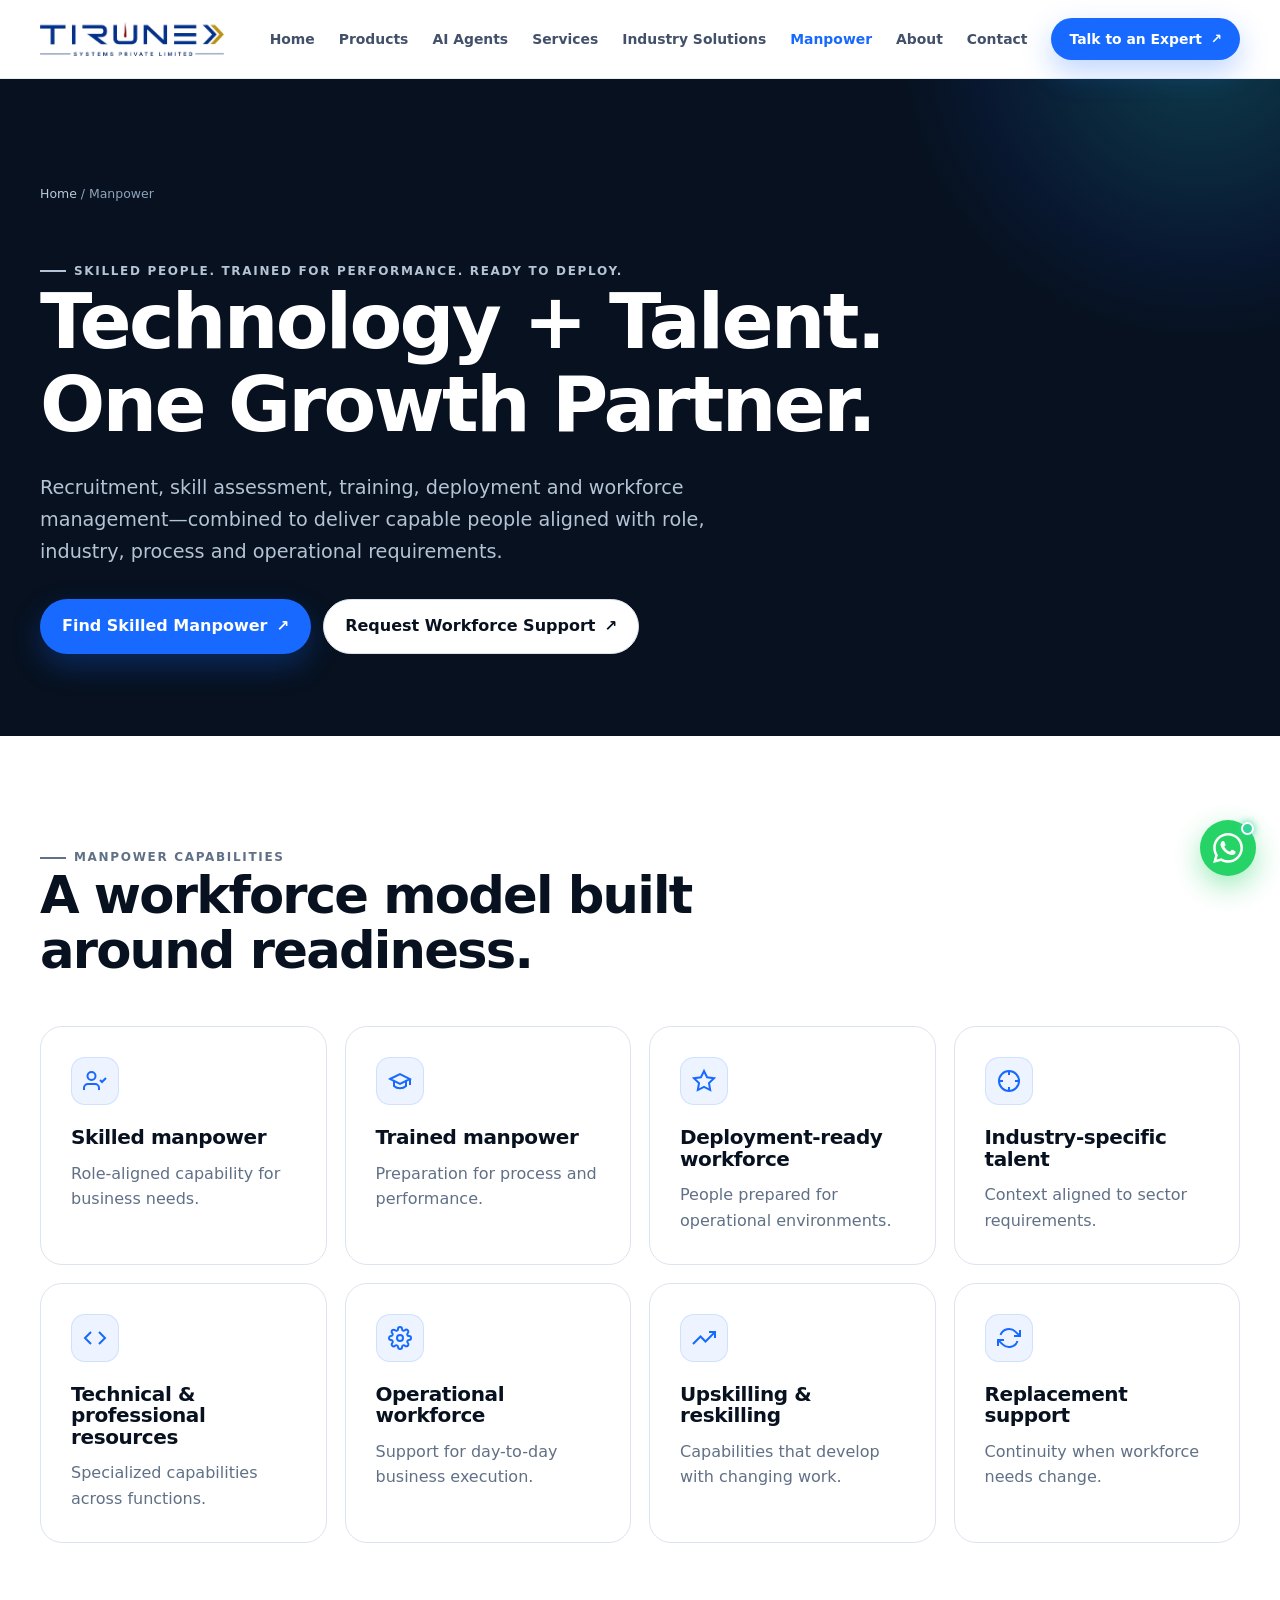
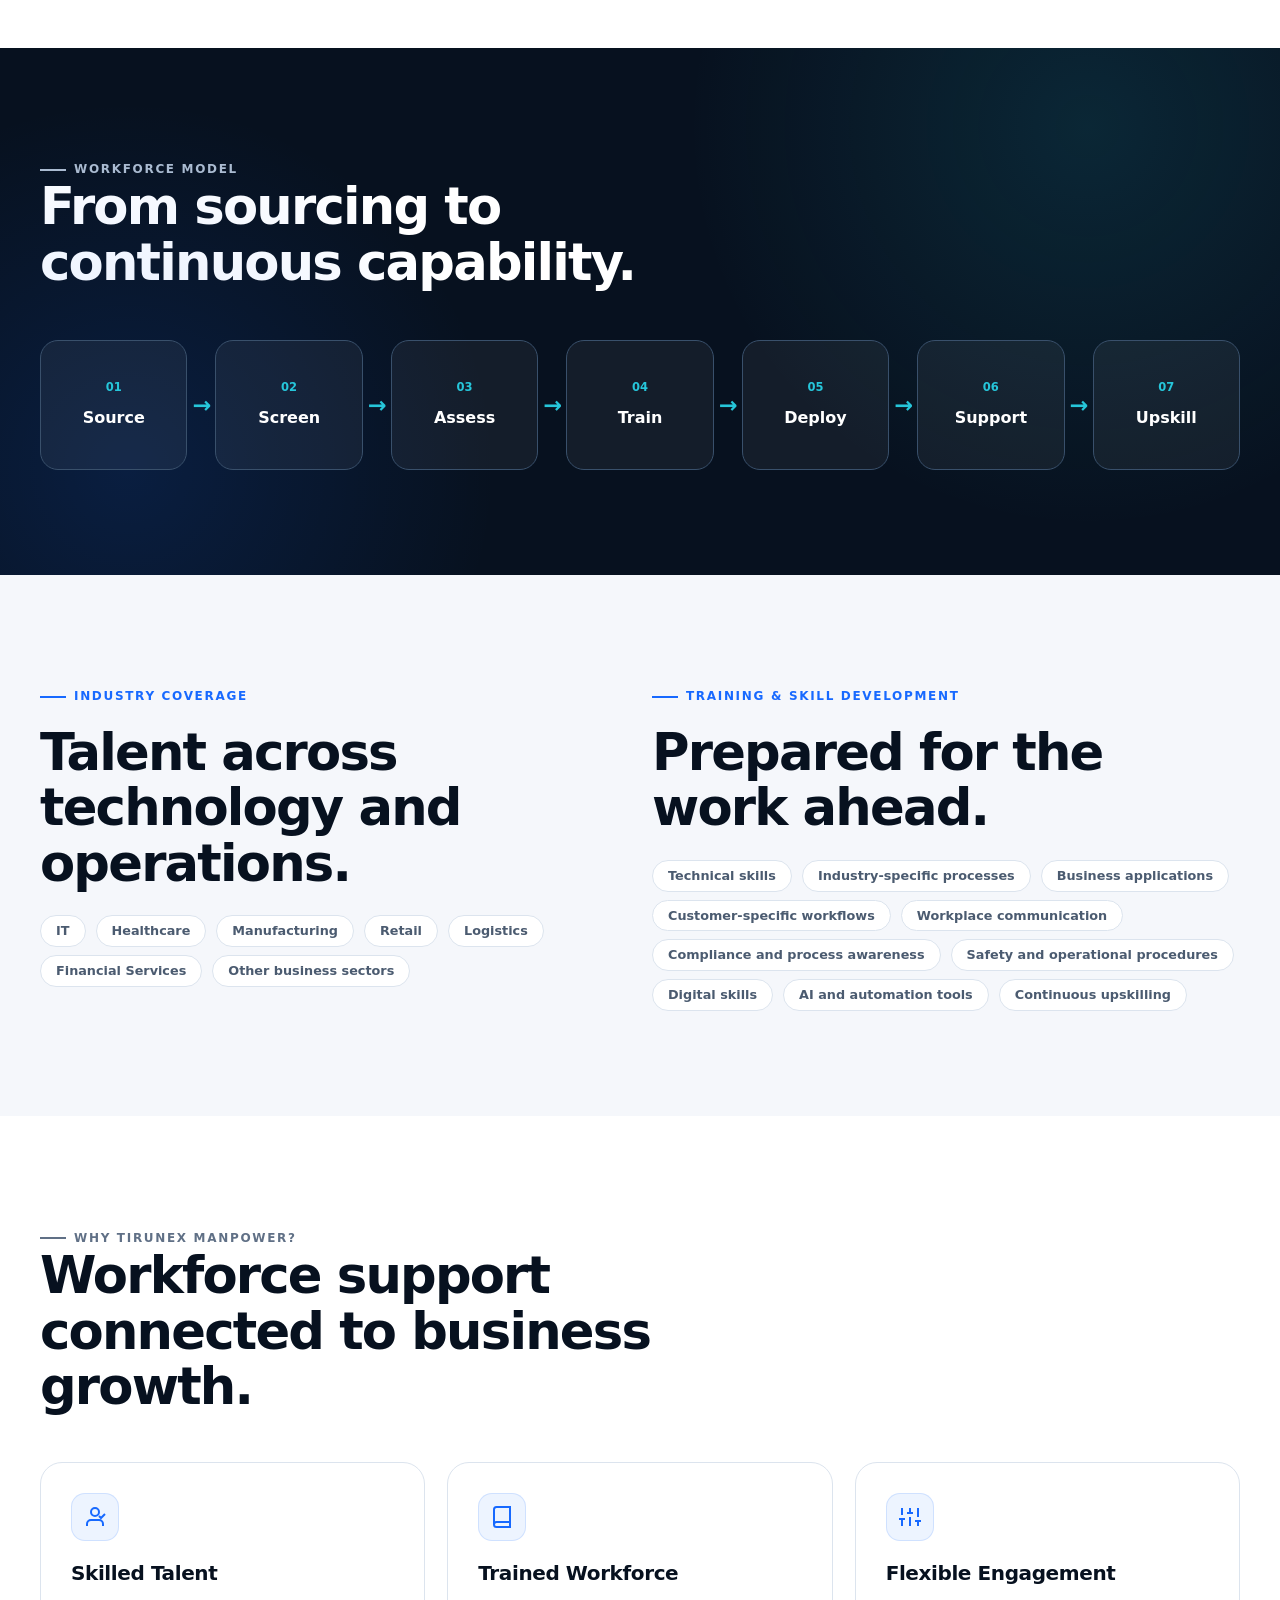
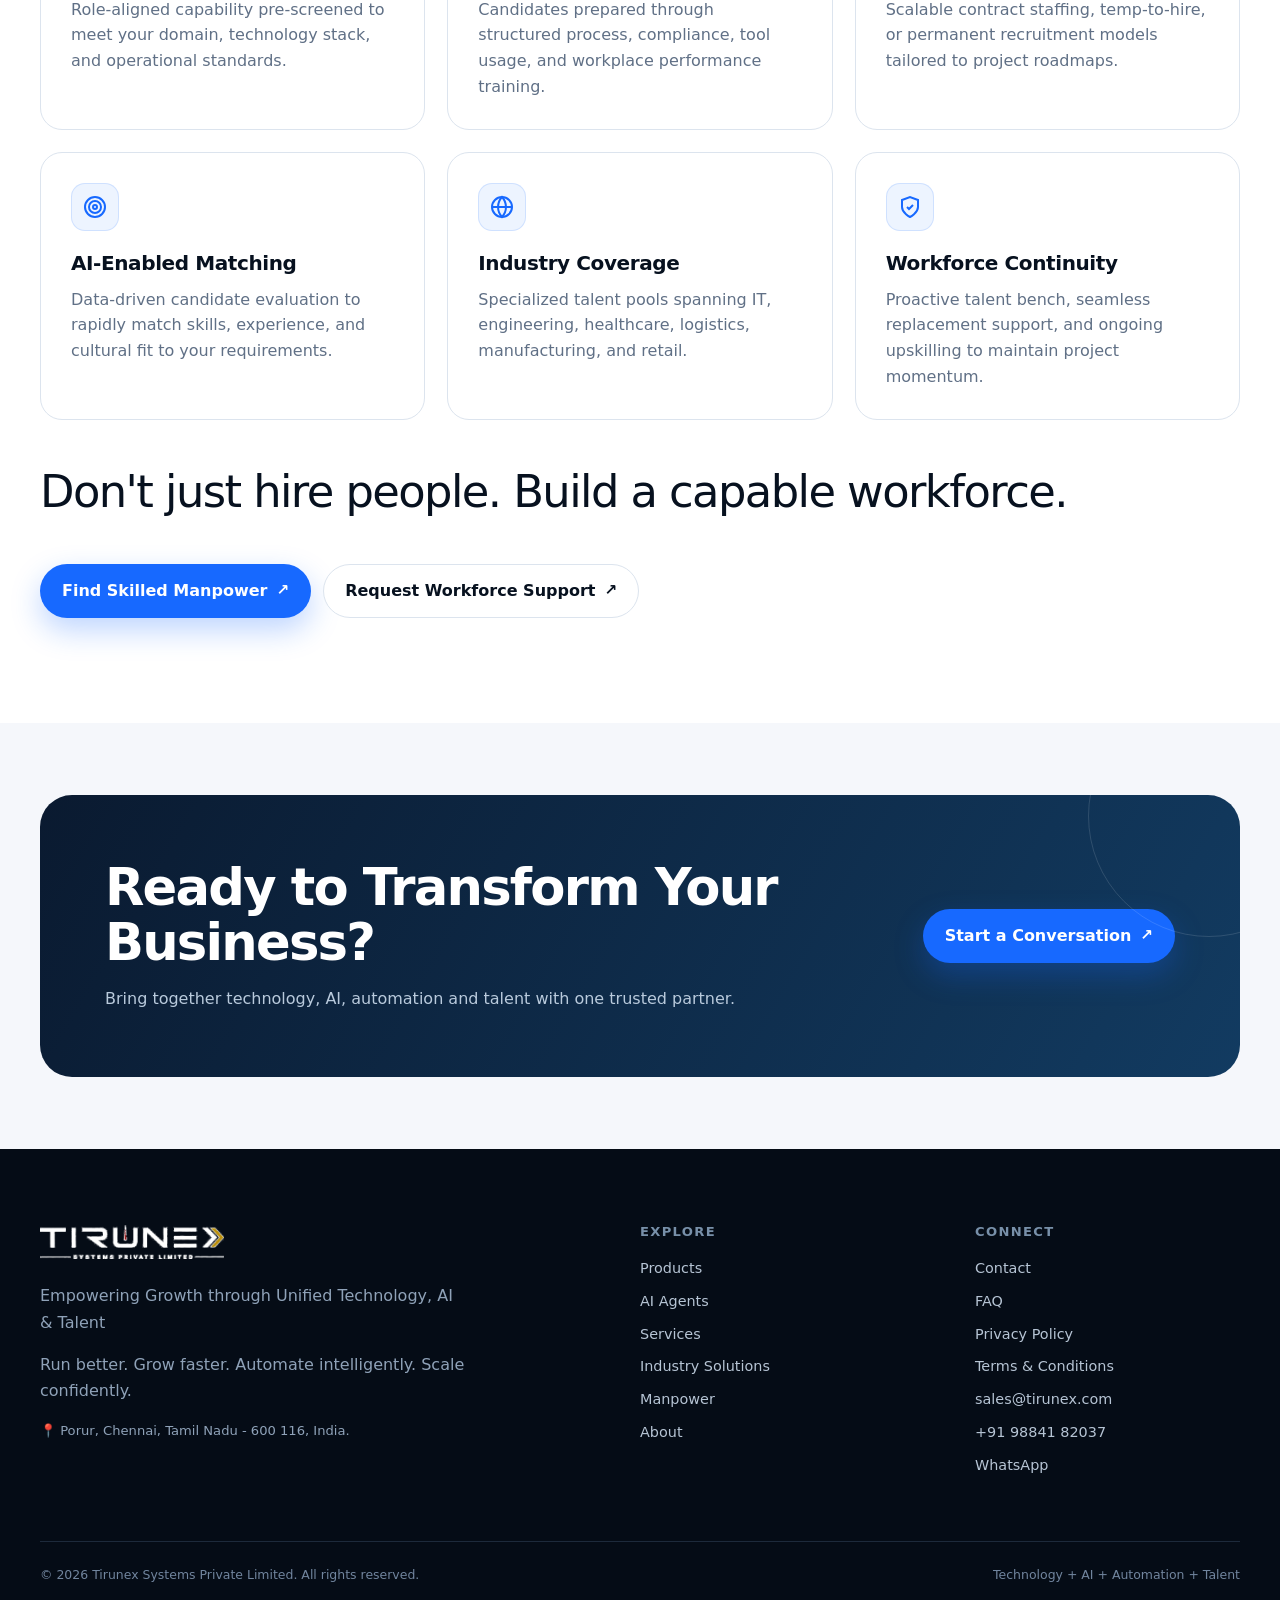
<file: manpower.html>
<!doctype html><html lang="en"><head><meta charset="utf-8"><meta name="viewport" content="width=device-width,initial-scale=1"><title>Manpower & Workforce Solutions | Tirunex</title><meta name="description" content="Skilled, trained and deployment-ready workforce solutions across technology and business sectors."><meta property="og:title" content="Technology + Talent. One Growth Partner."><meta property="og:description" content="Skilled people, trained for performance and ready to deploy."><meta property="og:type" content="website"><link rel="canonical" href="https://www.tirunex.com/manpower.html"><link rel="icon" href="assets/favicon.svg"><link rel="stylesheet" href="css/style.css"><link rel="stylesheet" href="css/responsive.css"><script src="js/main.js" defer></script></head><body data-page="manpower"><div data-header></div><main id="main"><section class="page-hero"><div class="container reveal"><div class="breadcrumbs"><a href="index.html">Home</a> / Manpower</div><p class="eyebrow">Skilled People. Trained for Performance. Ready to Deploy.</p><h1>Technology + Talent. One Growth Partner.</h1><p class="lead">Recruitment, skill assessment, training, deployment and workforce management&mdash;combined to deliver capable people aligned with role, industry, process and operational requirements.</p><div class="btn-row"><a class="btn btn-primary" href="contact.html?topic=manpower#contact-form">Find Skilled Manpower</a><a class="btn btn-secondary" href="contact.html?topic=workforce-support#contact-form">Request Workforce Support</a></div></div></section>
<section class="section"><div class="container"><div class="section-head reveal"><div><p class="eyebrow">Manpower capabilities</p><h2>A workforce model built around readiness.</h2></div></div><div class="grid-4"><article class="card reveal"><div class="card-icon" aria-hidden="true"><svg viewBox="0 0 24 24"><path d="M16 21v-2a4 4 0 00-4-4H5a4 4 0 00-4 4v2"/><circle cx="8.5" cy="7" r="4"/><polyline points="17 11 19 13 23 9"/></svg></div><h3>Skilled manpower</h3><p>Role-aligned capability for business needs.</p></article><article class="card reveal"><div class="card-icon" aria-hidden="true"><svg viewBox="0 0 24 24"><path d="M22 10v6M2 10l10-5 10 5-10 5z"/><path d="M6 12v5c3 3 9 3 12 0v-5"/></svg></div><h3>Trained manpower</h3><p>Preparation for process and performance.</p></article><article class="card reveal"><div class="card-icon" aria-hidden="true"><svg viewBox="0 0 24 24"><polygon points="12 2 15.09 8.26 22 9.27 17 14.14 18.18 21.02 12 17.77 5.82 21.02 7 14.14 2 9.27 8.91 8.26 12 2"/></svg></div><h3>Deployment-ready workforce</h3><p>People prepared for operational environments.</p></article><article class="card reveal"><div class="card-icon" aria-hidden="true"><svg viewBox="0 0 24 24"><circle cx="12" cy="12" r="10"/><line x1="22" y1="12" x2="18" y2="12"/><line x1="6" y1="12" x2="2" y2="12"/><line x1="12" y1="6" x2="12" y2="2"/><line x1="12" y1="22" x2="12" y2="18"/></svg></div><h3>Industry-specific talent</h3><p>Context aligned to sector requirements.</p></article><article class="card reveal"><div class="card-icon" aria-hidden="true"><svg viewBox="0 0 24 24"><polyline points="16 18 22 12 16 6"/><polyline points="8 6 2 12 8 18"/></svg></div><h3>Technical & professional resources</h3><p>Specialized capabilities across functions.</p></article><article class="card reveal"><div class="card-icon" aria-hidden="true"><svg viewBox="0 0 24 24"><circle cx="12" cy="12" r="3"/><path d="M19.4 15a1.65 1.65 0 00.33 1.82l.06.06a2 2 0 010 2.83 2 2 0 01-2.83 0l-.06-.06a1.65 1.65 0 00-1.82-.33 1.65 1.65 0 00-1 1.51V21a2 2 0 01-2 2 2 2 0 01-2-2v-.09A1.65 1.65 0 009 19.4a1.65 1.65 0 00-1.82.33l-.06.06a2 2 0 01-2.83 0 2 2 0 010-2.83l.06-.06a1.65 1.65 0 00.33-1.82 1.65 1.65 0 00-1.51-1H3a2 2 0 01-2-2 2 2 0 012-2h.09A1.65 1.65 0 004.6 9a1.65 1.65 0 00-.33-1.82l-.06-.06a2 2 0 010-2.83 2 2 0 012.83 0l.06.06a1.65 1.65 0 001.82.33H9a1.65 1.65 0 001-1.51V3a2 2 0 012-2 2 2 0 012 2v.09a1.65 1.65 0 001 1.51 1.65 1.65 0 001.82-.33l.06-.06a2 2 0 012.83 0 2 2 0 010 2.83l-.06.06a1.65 1.65 0 00-.33 1.82V9a1.65 1.65 0 001.51 1H21a2 2 0 012 2 2 2 0 01-2 2h-.09a1.65 1.65 0 00-1.51 1z"/></svg></div><h3>Operational workforce</h3><p>Support for day-to-day business execution.</p></article><article class="card reveal"><div class="card-icon" aria-hidden="true"><svg viewBox="0 0 24 24"><polyline points="23 6 13.5 15.5 8.5 10.5 1 18"/><polyline points="17 6 23 6 23 12"/></svg></div><h3>Upskilling & reskilling</h3><p>Capabilities that develop with changing work.</p></article><article class="card reveal"><div class="card-icon" aria-hidden="true"><svg viewBox="0 0 24 24"><polyline points="23 4 23 10 17 10"/><polyline points="1 20 1 14 7 14"/><path d="M3.51 9a9 9 0 0114.85-3.36L23 10M1 14l4.64 4.36A9 9 0 0020.49 15"/></svg></div><h3>Replacement support</h3><p>Continuity when workforce needs change.</p></article></div></div></section>
<section class="section section-dark"><div class="container"><div class="section-head reveal"><div><p class="eyebrow">Workforce model</p><h2>From sourcing to continuous capability.</h2></div></div><div class="workflow reveal"><div class="workflow-node"><span><b>01</b>Source</span></div><div class="workflow-node"><span><b>02</b>Screen</span></div><div class="workflow-node"><span><b>03</b>Assess</span></div><div class="workflow-node"><span><b>04</b>Train</span></div><div class="workflow-node"><span><b>05</b>Deploy</span></div><div class="workflow-node"><span><b>06</b>Support</span></div><div class="workflow-node"><span><b>07</b>Upskill</span></div></div></div></section>
<section class="section section-muted"><div class="container grid-2"><div class="reveal"><p class="eyebrow">Industry coverage</p><h2>Talent across technology and operations.</h2><div class="tag-list"><span class="tag">IT</span><span class="tag">Healthcare</span><span class="tag">Manufacturing</span><span class="tag">Retail</span><span class="tag">Logistics</span><span class="tag">Financial Services</span><span class="tag">Other business sectors</span></div></div><div class="reveal"><p class="eyebrow">Training & skill development</p><h2>Prepared for the work ahead.</h2><div class="tag-list"><span class="tag">Technical skills</span><span class="tag">Industry-specific processes</span><span class="tag">Business applications</span><span class="tag">Customer-specific workflows</span><span class="tag">Workplace communication</span><span class="tag">Compliance and process awareness</span><span class="tag">Safety and operational procedures</span><span class="tag">Digital skills</span><span class="tag">AI and automation tools</span><span class="tag">Continuous upskilling</span></div></div></div></section>
<section class="section"><div class="container"><div class="section-head reveal"><div><p class="eyebrow">Why Tirunex manpower?</p><h2>Workforce support connected to business growth.</h2></div></div><div class="grid-3"><article class="card reveal"><div class="card-icon" aria-hidden="true"><svg viewBox="0 0 24 24"><path d="M20 21v-2a4 4 0 00-4-4H8a4 4 0 00-4 4v2"/><circle cx="12" cy="7" r="4"/><polyline points="16 11 18 13 22 9"/></svg></div><h3>Skilled Talent</h3><p>Role-aligned capability pre-screened to meet your domain, technology stack, and operational standards.</p></article><article class="card reveal"><div class="card-icon" aria-hidden="true"><svg viewBox="0 0 24 24"><path d="M4 19.5A2.5 2.5 0 016.5 17H20"/><path d="M6.5 2H20v20H6.5A2.5 2.5 0 014 19.5v-15A2.5 2.5 0 016.5 2z"/></svg></div><h3>Trained Workforce</h3><p>Candidates prepared through structured process, compliance, tool usage, and workplace performance training.</p></article><article class="card reveal"><div class="card-icon" aria-hidden="true"><svg viewBox="0 0 24 24"><line x1="4" y1="21" x2="4" y2="14"/><line x1="4" y1="10" x2="4" y2="3"/><line x1="12" y1="21" x2="12" y2="12"/><line x1="12" y1="8" x2="12" y2="3"/><line x1="20" y1="21" x2="20" y2="16"/><line x1="20" y1="12" x2="20" y2="3"/><line x1="1" y1="14" x2="7" y2="14"/><line x1="9" y1="8" x2="15" y2="8"/><line x1="17" y1="16" x2="23" y2="16"/></svg></div><h3>Flexible Engagement</h3><p>Scalable contract staffing, temp-to-hire, or permanent recruitment models tailored to project roadmaps.</p></article><article class="card reveal"><div class="card-icon" aria-hidden="true"><svg viewBox="0 0 24 24"><path d="M12 2a10 10 0 100 20 10 10 0 000-20zM12 6a6 6 0 110 12 6 6 0 010-12z"/><circle cx="12" cy="12" r="2"/></svg></div><h3>AI-Enabled Matching</h3><p>Data-driven candidate evaluation to rapidly match skills, experience, and cultural fit to your requirements.</p></article><article class="card reveal"><div class="card-icon" aria-hidden="true"><svg viewBox="0 0 24 24"><circle cx="12" cy="12" r="10"/><line x1="2" y1="12" x2="22" y2="12"/><path d="M12 2a15.3 15.3 0 014 10 15.3 15.3 0 01-4 10 15.3 15.3 0 01-4-10 15.3 15.3 0 014-10z"/></svg></div><h3>Industry Coverage</h3><p>Specialized talent pools spanning IT, engineering, healthcare, logistics, manufacturing, and retail.</p></article><article class="card reveal"><div class="card-icon" aria-hidden="true"><svg viewBox="0 0 24 24"><path d="M12 22s8-4 8-10V5l-8-3-8 3v7c0 6 8 10 8 10z"/><polyline points="9 12 11 14 15 10"/></svg></div><h3>Workforce Continuity</h3><p>Proactive talent bench, seamless replacement support, and ongoing upskilling to maintain project momentum.</p></article></div><p class="quote reveal">Don't just hire people. Build a capable workforce.</p><div class="btn-row reveal"><a class="btn btn-primary" href="contact.html?topic=manpower#contact-form">Find Skilled Manpower</a><a class="btn btn-secondary" href="contact.html?topic=workforce-support#contact-form">Request Workforce Support</a></div></div></section></main><div data-footer></div></body></html>
</file>
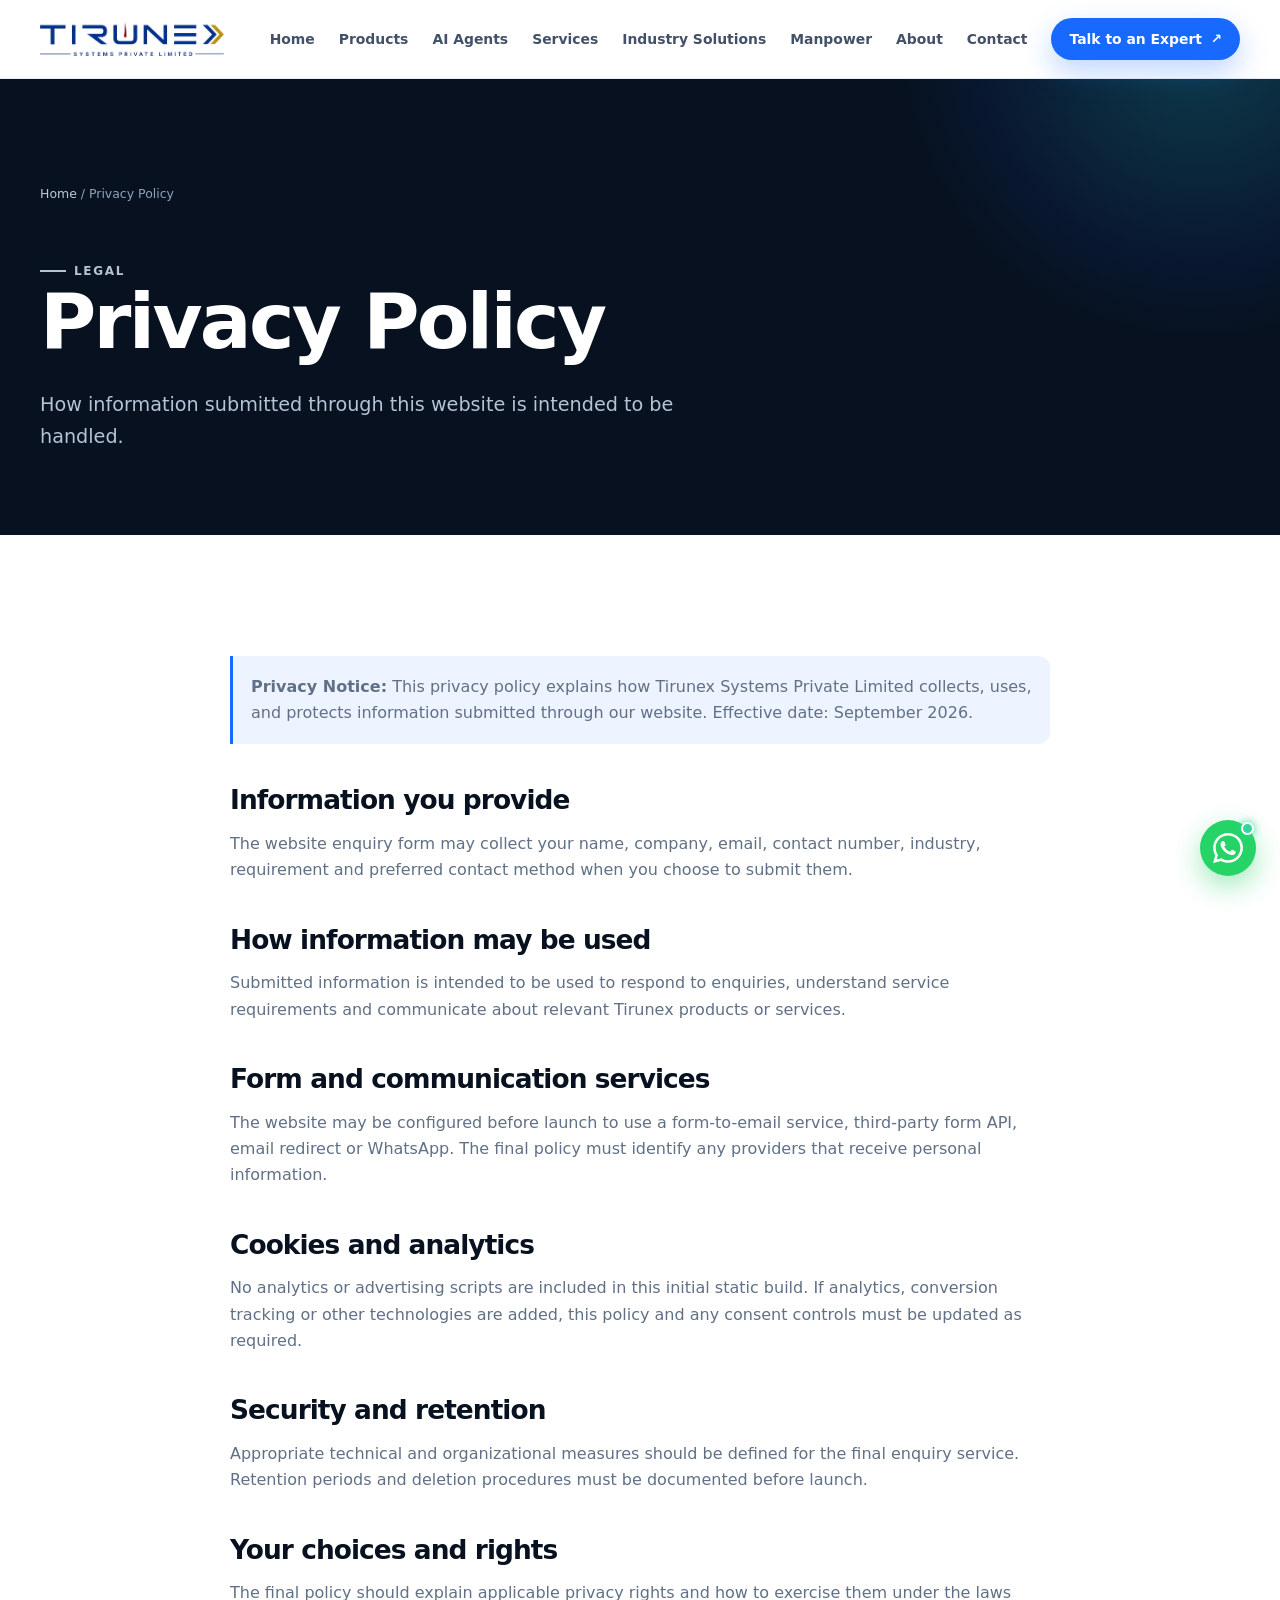
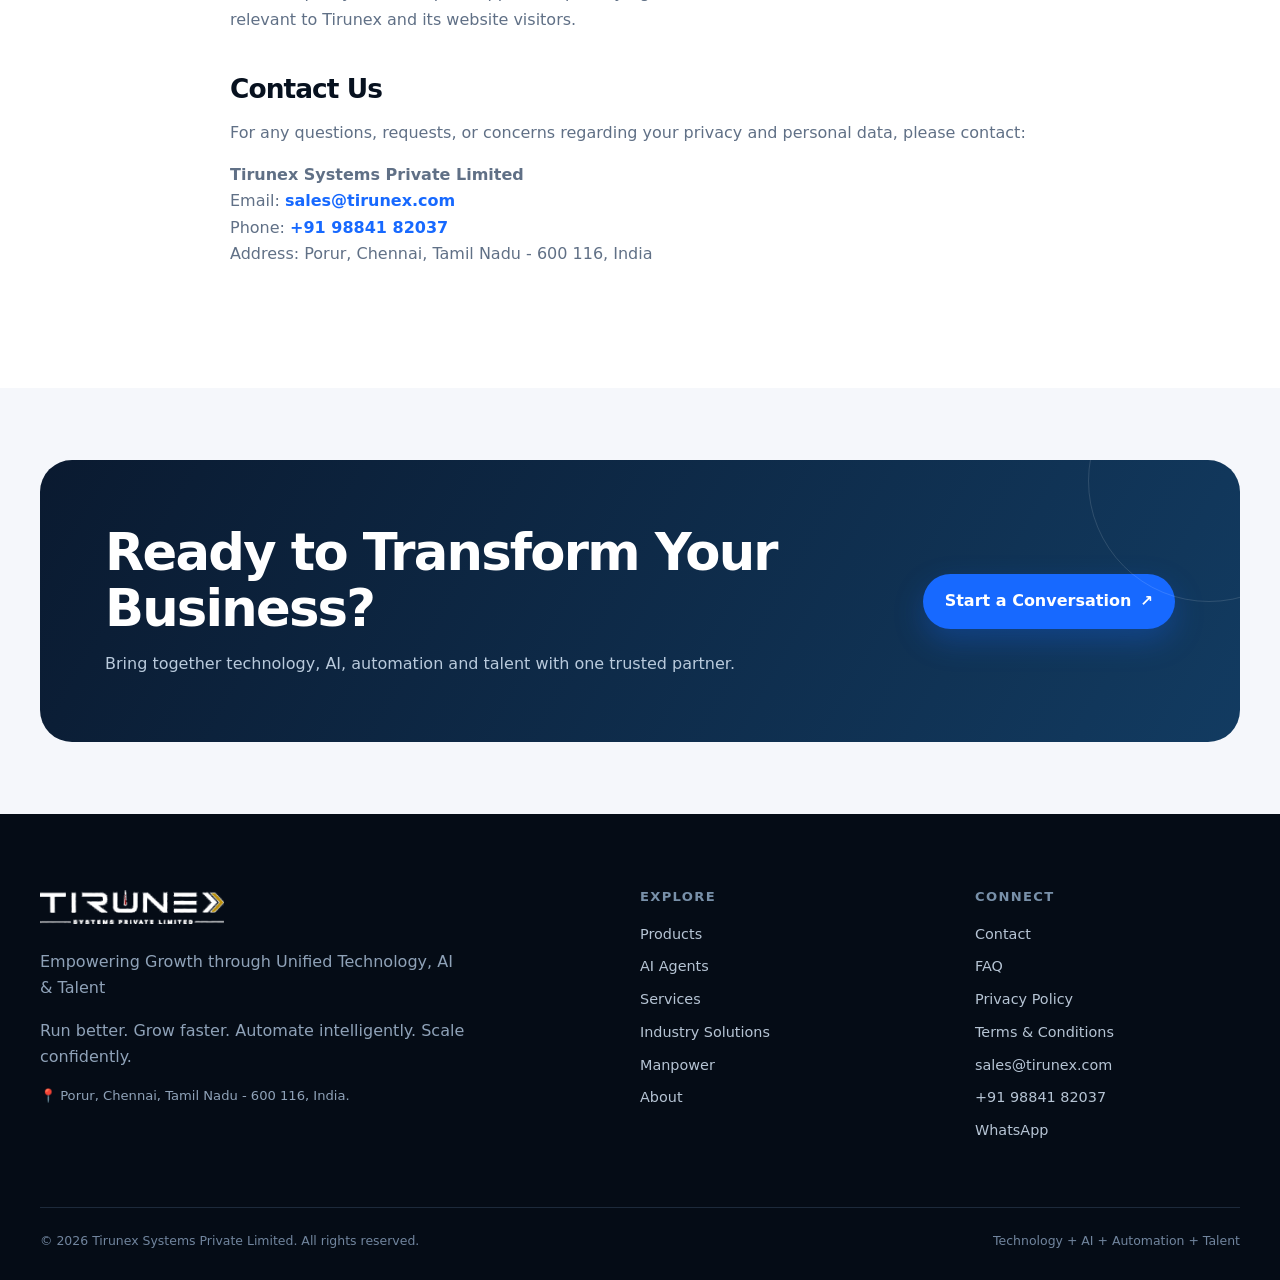
<file: privacy-policy.html>
<!doctype html><html lang="en"><head><meta charset="utf-8"><meta name="viewport" content="width=device-width,initial-scale=1"><title>Privacy Policy | Tirunex</title><meta name="description" content="Privacy policy information for the Tirunex website."><meta property="og:title" content="Privacy Policy | Tirunex"><meta property="og:type" content="website"><link rel="canonical" href="https://www.tirunex.com/privacy-policy.html"><link rel="icon" href="assets/favicon.svg"><link rel="stylesheet" href="css/style.css"><link rel="stylesheet" href="css/responsive.css"><script src="js/main.js" defer></script></head><body data-page="privacy-policy"><div data-header></div><main id="main"><section class="page-hero"><div class="container"><div class="breadcrumbs"><a href="index.html">Home</a> / Privacy Policy</div><p class="eyebrow">Legal</p><h1>Privacy Policy</h1><p class="lead">How information submitted through this website is intended to be handled.</p></div></section><section class="section"><div class="container legal"><p class="notice"><strong>Privacy Notice:</strong> This privacy policy explains how Tirunex Systems Private Limited collects, uses, and protects information submitted through our website. Effective date: September 2026.</p><h2>Information you provide</h2><p>The website enquiry form may collect your name, company, email, contact number, industry, requirement and preferred contact method when you choose to submit them.</p><h2>How information may be used</h2><p>Submitted information is intended to be used to respond to enquiries, understand service requirements and communicate about relevant Tirunex products or services.</p><h2>Form and communication services</h2><p>The website may be configured before launch to use a form-to-email service, third-party form API, email redirect or WhatsApp. The final policy must identify any providers that receive personal information.</p><h2>Cookies and analytics</h2><p>No analytics or advertising scripts are included in this initial static build. If analytics, conversion tracking or other technologies are added, this policy and any consent controls must be updated as required.</p><h2>Security and retention</h2><p>Appropriate technical and organizational measures should be defined for the final enquiry service. Retention periods and deletion procedures must be documented before launch.</p><h2>Your choices and rights</h2><p>The final policy should explain applicable privacy rights and how to exercise them under the laws relevant to Tirunex and its website visitors.</p><h2>Contact Us</h2><p>For any questions, requests, or concerns regarding your privacy and personal data, please contact:</p><p><strong>Tirunex Systems Private Limited</strong><br>Email: <a href="mailto:sales@tirunex.com" style="color:var(--blue);font-weight:700;">sales@tirunex.com</a><br>Phone: <a href="tel:+919884182037" style="color:var(--blue);font-weight:700;">+91 98841 82037</a><br>Address: Porur, Chennai, Tamil Nadu - 600 116, India</p></div></section></main><div data-footer></div></body></html>
</file>
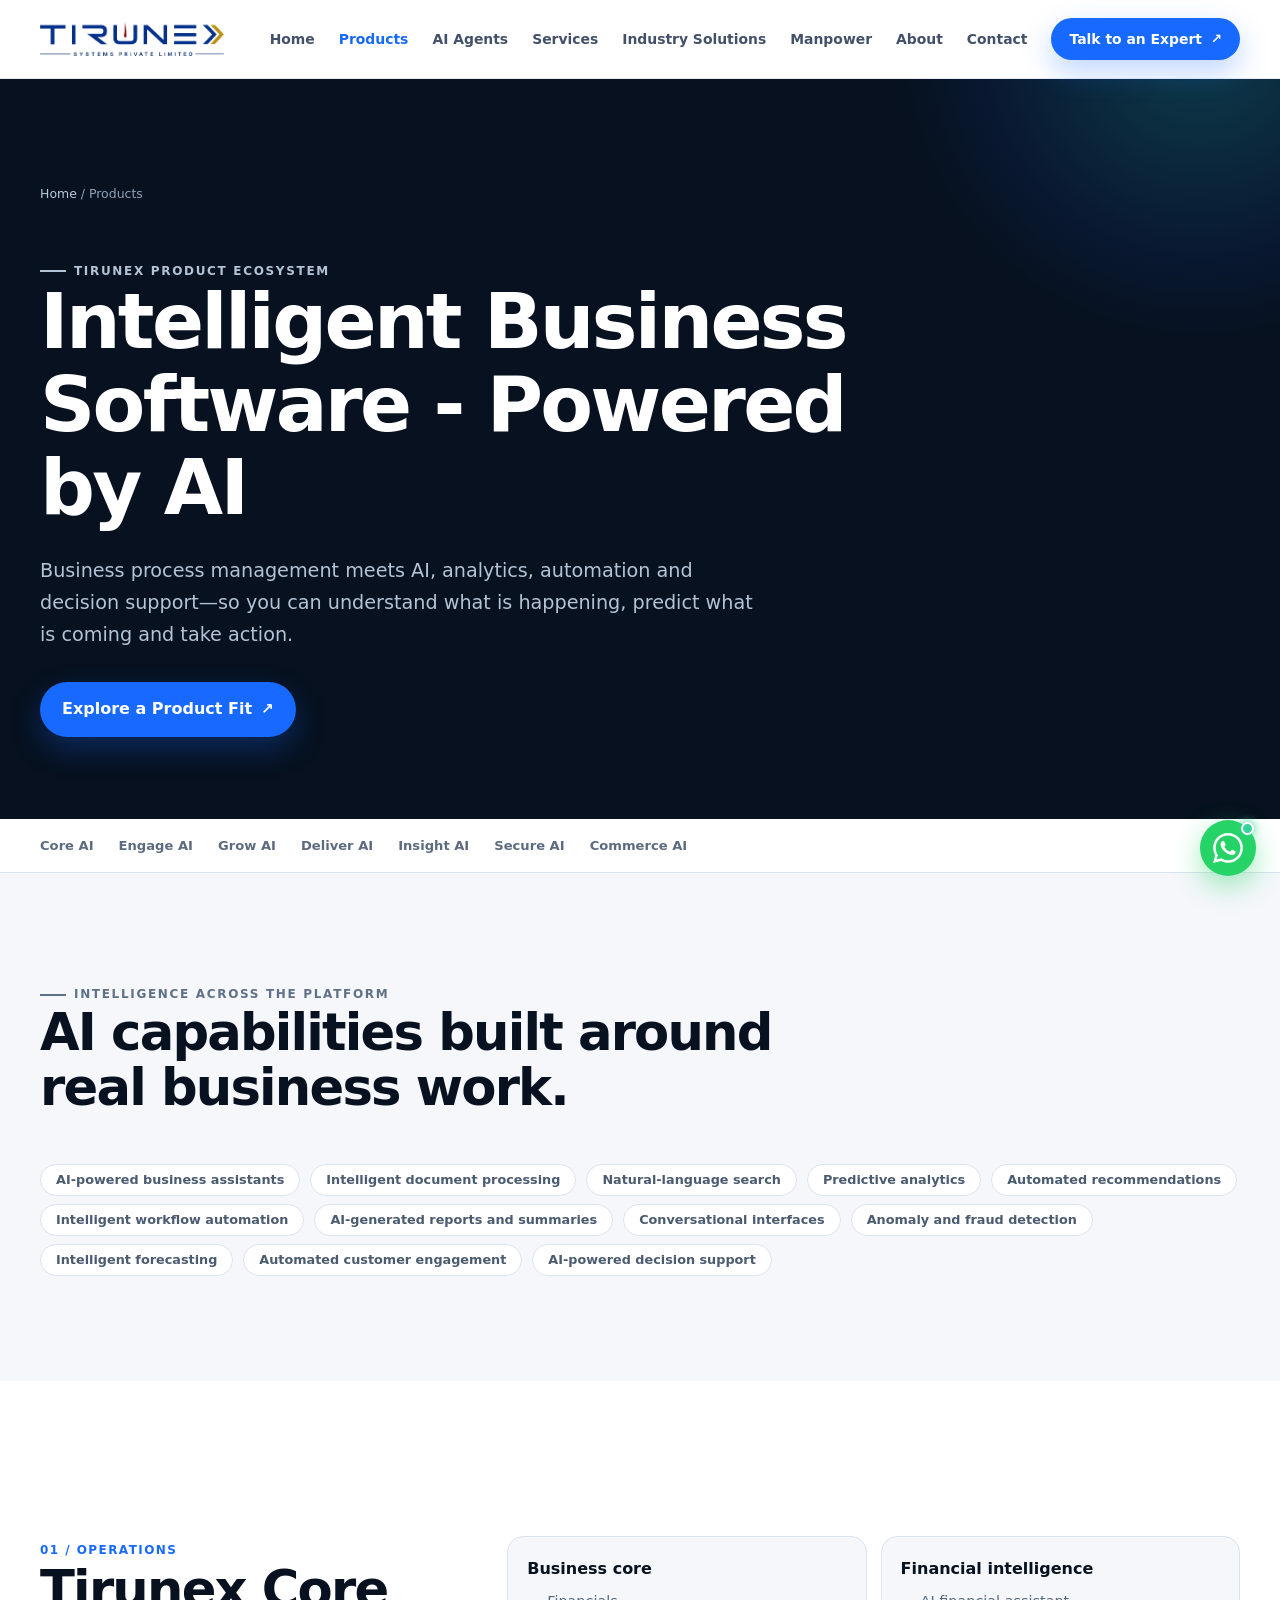
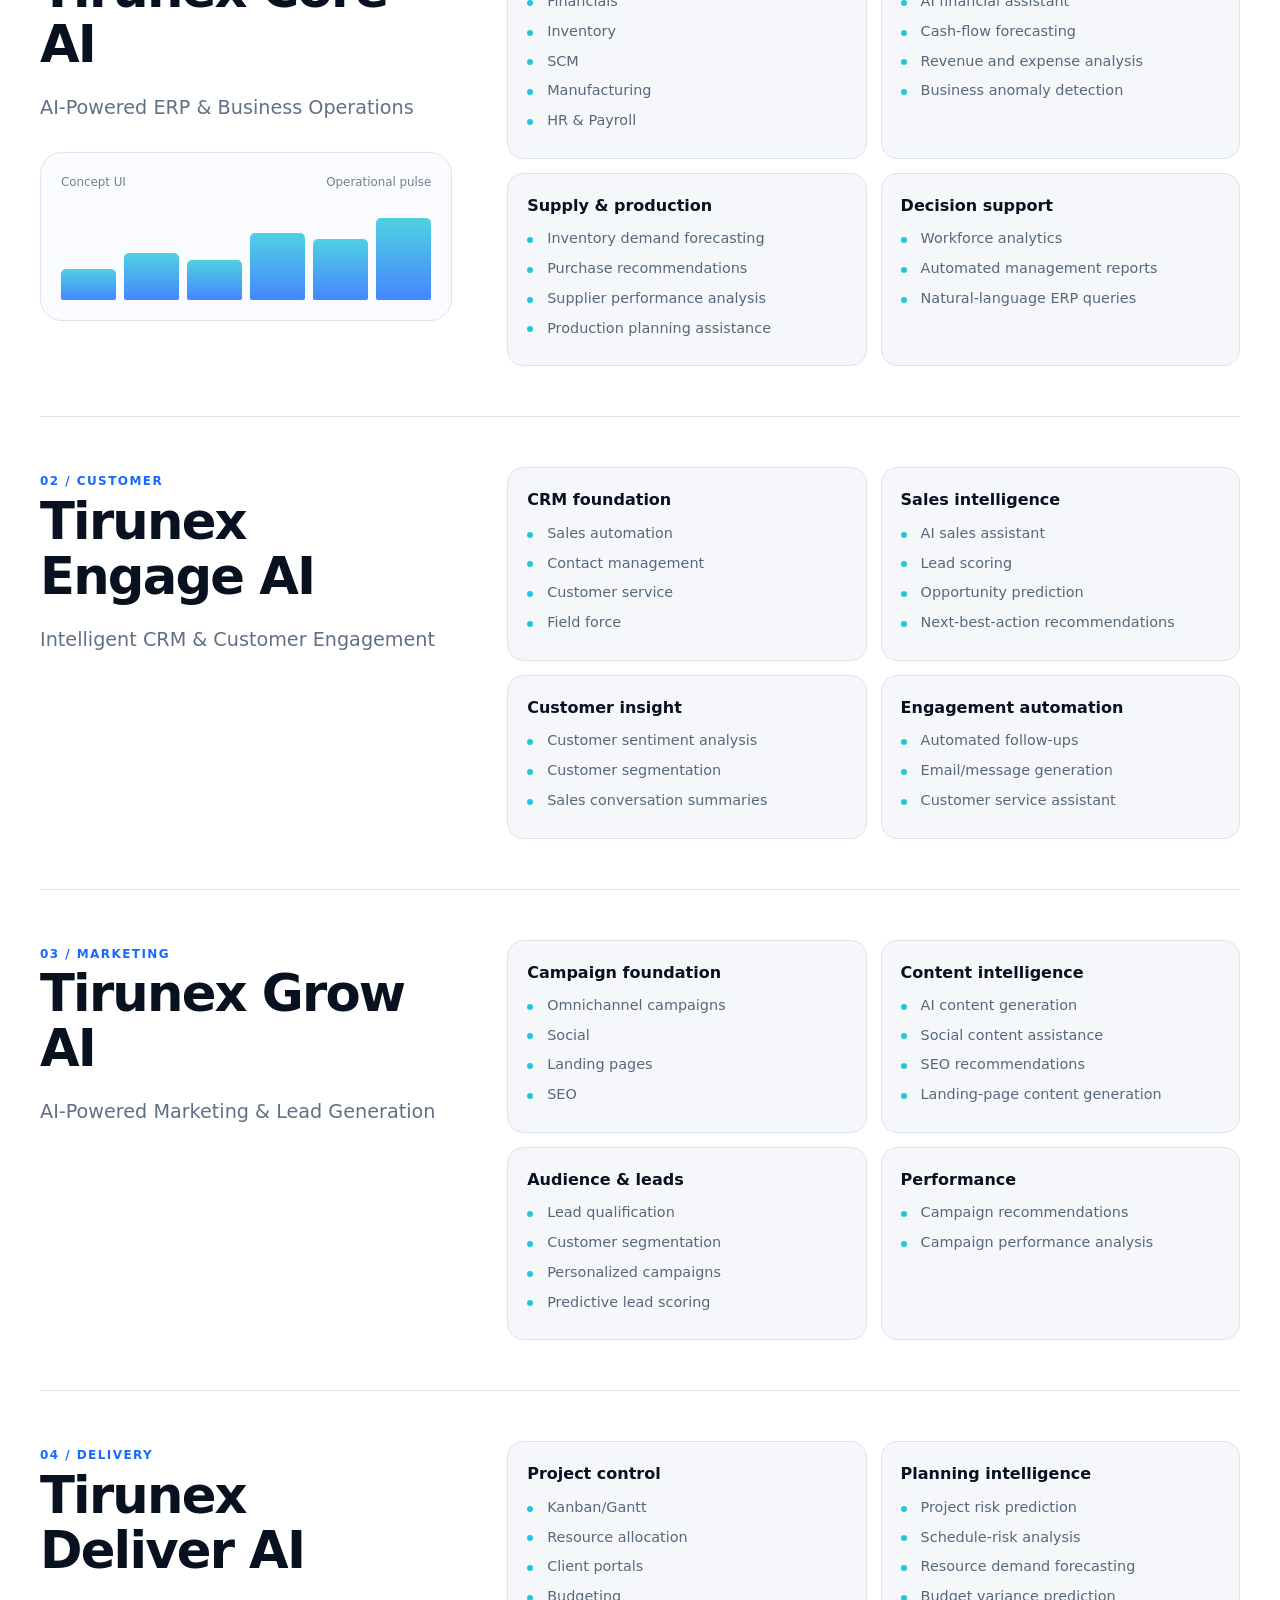
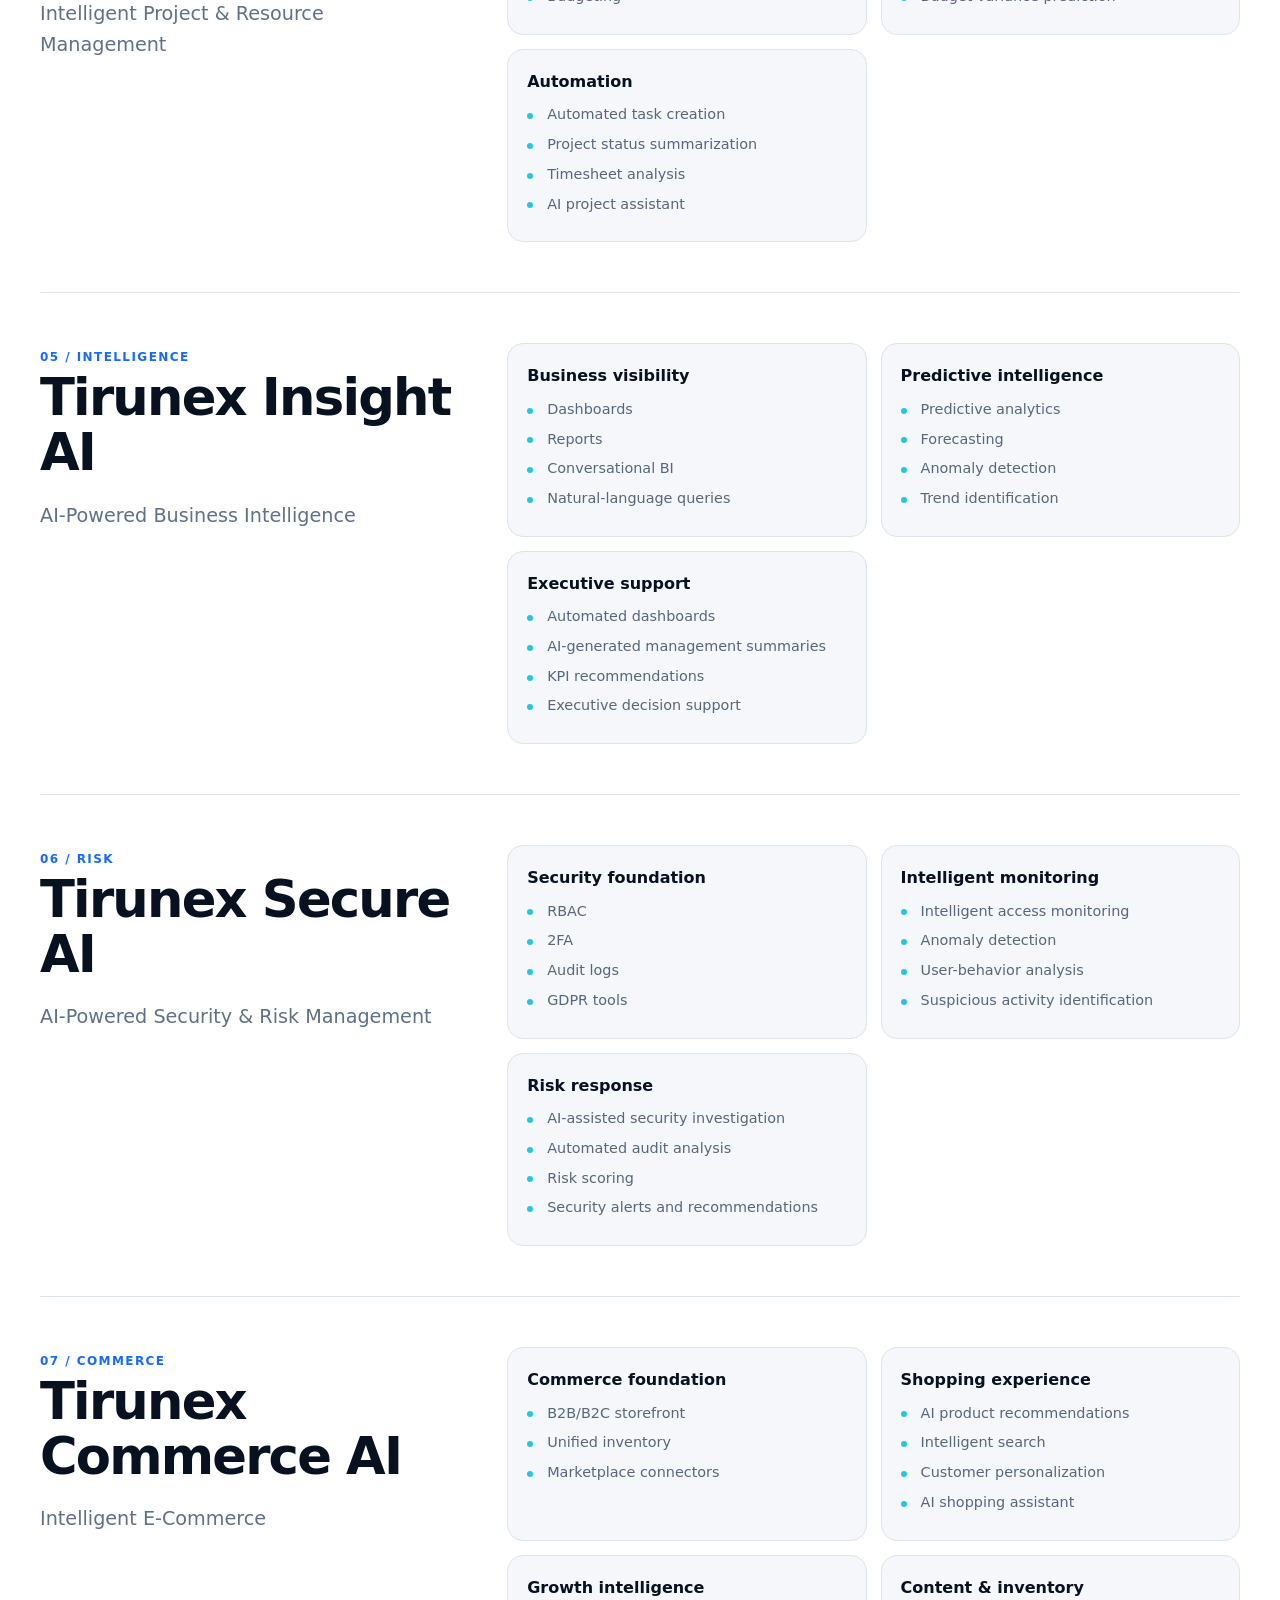
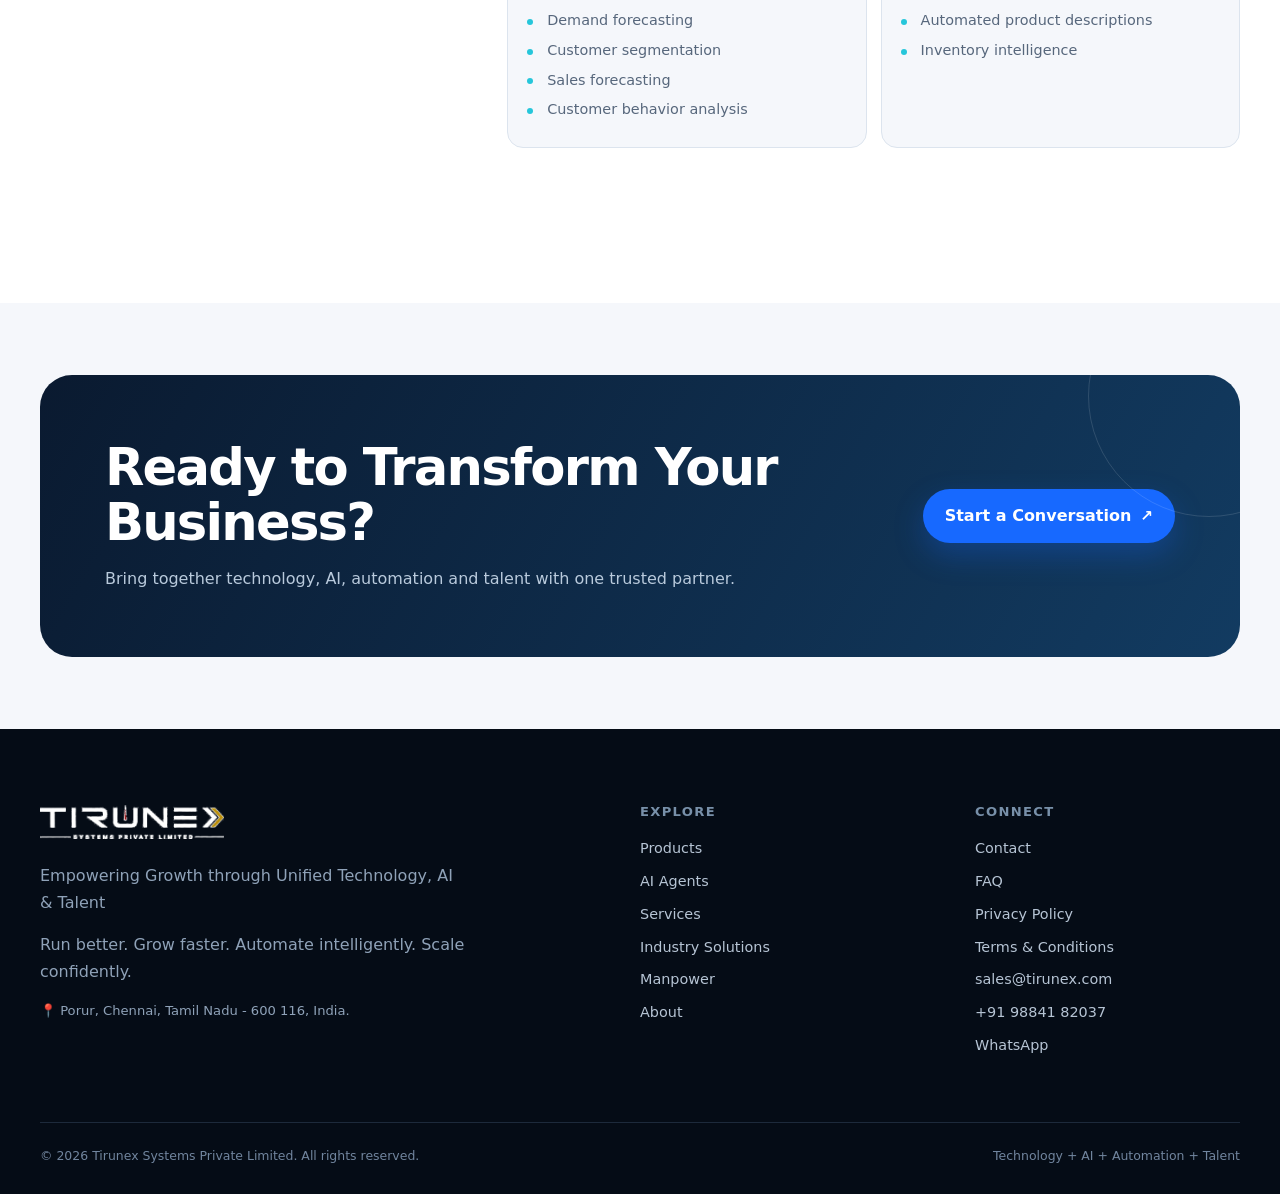
<file: products.html>
<!doctype html><html lang="en"><head><meta charset="utf-8"><meta name="viewport" content="width=device-width,initial-scale=1"><title>AI-Powered Business Products | Tirunex</title><meta name="description" content="Explore Tirunex AI-powered ERP, CRM, marketing, project, BI, security and commerce products."><meta property="og:title" content="Intelligent Business Software - Powered by AI"><meta property="og:description" content="A connected ecosystem of intelligent business products from Tirunex."><meta property="og:type" content="website"><link rel="canonical" href="https://www.tirunex.com/products.html"><link rel="icon" href="assets/favicon.svg"><link rel="stylesheet" href="css/style.css"><link rel="stylesheet" href="css/responsive.css"><script src="js/main.js" defer></script></head><body data-page="products"><div data-header></div><main id="main"><section class="page-hero"><div class="container reveal"><div class="breadcrumbs"><a href="index.html">Home</a> / Products</div><p class="eyebrow">Tirunex product ecosystem</p><h1>Intelligent Business Software - Powered by AI</h1><p class="lead">Business process management meets AI, analytics, automation and decision support&mdash;so you can understand what is happening, predict what is coming and take action.</p><div class="btn-row"><a class="btn btn-primary" href="contact.html?topic=products#contact-form">Explore a Product Fit</a></div></div></section><nav class="product-nav" aria-label="Product sections"><div class="container"><a href="#core">Core AI</a><a href="#engage">Engage AI</a><a href="#grow">Grow AI</a><a href="#deliver">Deliver AI</a><a href="#insight">Insight AI</a><a href="#secure">Secure AI</a><a href="#commerce">Commerce AI</a></div></nav>
<section class="section section-muted"><div class="container"><div class="section-head reveal"><div><p class="eyebrow">Intelligence across the platform</p><h2>AI capabilities built around real business work.</h2></div></div><div class="tag-list reveal"><span class="tag">AI-powered business assistants</span><span class="tag">Intelligent document processing</span><span class="tag">Natural-language search</span><span class="tag">Predictive analytics</span><span class="tag">Automated recommendations</span><span class="tag">Intelligent workflow automation</span><span class="tag">AI-generated reports and summaries</span><span class="tag">Conversational interfaces</span><span class="tag">Anomaly and fraud detection</span><span class="tag">Intelligent forecasting</span><span class="tag">Automated customer engagement</span><span class="tag">AI-powered decision support</span></div></div></section>
<section class="section"><div class="container">
<article class="product-block reveal" id="core"><div><span class="product-label">01 / Operations</span><h2>Tirunex Core AI</h2><p class="lead">AI-Powered ERP & Business Operations</p><div class="concept" aria-label="Conceptual Core AI dashboard"><div class="concept-head"><span>Concept UI</span><span>Operational pulse</span></div><div class="mini-chart"><i style="height:35%"></i><i style="height:52%"></i><i style="height:45%"></i><i style="height:75%"></i><i style="height:68%"></i><i style="height:91%"></i></div></div></div><div class="feature-groups"><div class="feature-group"><strong>Business core</strong><ul><li>Financials</li><li>Inventory</li><li>SCM</li><li>Manufacturing</li><li>HR & Payroll</li></ul></div><div class="feature-group"><strong>Financial intelligence</strong><ul><li>AI financial assistant</li><li>Cash-flow forecasting</li><li>Revenue and expense analysis</li><li>Business anomaly detection</li></ul></div><div class="feature-group"><strong>Supply & production</strong><ul><li>Inventory demand forecasting</li><li>Purchase recommendations</li><li>Supplier performance analysis</li><li>Production planning assistance</li></ul></div><div class="feature-group"><strong>Decision support</strong><ul><li>Workforce analytics</li><li>Automated management reports</li><li>Natural-language ERP queries</li></ul></div></div></article>
<article class="product-block reveal" id="engage"><div><span class="product-label">02 / Customer</span><h2>Tirunex Engage AI</h2><p class="lead">Intelligent CRM & Customer Engagement</p></div><div class="feature-groups"><div class="feature-group"><strong>CRM foundation</strong><ul><li>Sales automation</li><li>Contact management</li><li>Customer service</li><li>Field force</li></ul></div><div class="feature-group"><strong>Sales intelligence</strong><ul><li>AI sales assistant</li><li>Lead scoring</li><li>Opportunity prediction</li><li>Next-best-action recommendations</li></ul></div><div class="feature-group"><strong>Customer insight</strong><ul><li>Customer sentiment analysis</li><li>Customer segmentation</li><li>Sales conversation summaries</li></ul></div><div class="feature-group"><strong>Engagement automation</strong><ul><li>Automated follow-ups</li><li>Email/message generation</li><li>Customer service assistant</li></ul></div></div></article>
<article class="product-block reveal" id="grow"><div><span class="product-label">03 / Marketing</span><h2>Tirunex Grow AI</h2><p class="lead">AI-Powered Marketing & Lead Generation</p></div><div class="feature-groups"><div class="feature-group"><strong>Campaign foundation</strong><ul><li>Omnichannel campaigns</li><li>Social</li><li>Landing pages</li><li>SEO</li></ul></div><div class="feature-group"><strong>Content intelligence</strong><ul><li>AI content generation</li><li>Social content assistance</li><li>SEO recommendations</li><li>Landing-page content generation</li></ul></div><div class="feature-group"><strong>Audience & leads</strong><ul><li>Lead qualification</li><li>Customer segmentation</li><li>Personalized campaigns</li><li>Predictive lead scoring</li></ul></div><div class="feature-group"><strong>Performance</strong><ul><li>Campaign recommendations</li><li>Campaign performance analysis</li></ul></div></div></article>
<article class="product-block reveal" id="deliver"><div><span class="product-label">04 / Delivery</span><h2>Tirunex Deliver AI</h2><p class="lead">Intelligent Project & Resource Management</p></div><div class="feature-groups"><div class="feature-group"><strong>Project control</strong><ul><li>Kanban/Gantt</li><li>Resource allocation</li><li>Client portals</li><li>Budgeting</li></ul></div><div class="feature-group"><strong>Planning intelligence</strong><ul><li>Project risk prediction</li><li>Schedule-risk analysis</li><li>Resource demand forecasting</li><li>Budget variance prediction</li></ul></div><div class="feature-group"><strong>Automation</strong><ul><li>Automated task creation</li><li>Project status summarization</li><li>Timesheet analysis</li><li>AI project assistant</li></ul></div></div></article>
<article class="product-block reveal" id="insight"><div><span class="product-label">05 / Intelligence</span><h2>Tirunex Insight AI</h2><p class="lead">AI-Powered Business Intelligence</p></div><div class="feature-groups"><div class="feature-group"><strong>Business visibility</strong><ul><li>Dashboards</li><li>Reports</li><li>Conversational BI</li><li>Natural-language queries</li></ul></div><div class="feature-group"><strong>Predictive intelligence</strong><ul><li>Predictive analytics</li><li>Forecasting</li><li>Anomaly detection</li><li>Trend identification</li></ul></div><div class="feature-group"><strong>Executive support</strong><ul><li>Automated dashboards</li><li>AI-generated management summaries</li><li>KPI recommendations</li><li>Executive decision support</li></ul></div></div></article>
<article class="product-block reveal" id="secure"><div><span class="product-label">06 / Risk</span><h2>Tirunex Secure AI</h2><p class="lead">AI-Powered Security & Risk Management</p></div><div class="feature-groups"><div class="feature-group"><strong>Security foundation</strong><ul><li>RBAC</li><li>2FA</li><li>Audit logs</li><li>GDPR tools</li></ul></div><div class="feature-group"><strong>Intelligent monitoring</strong><ul><li>Intelligent access monitoring</li><li>Anomaly detection</li><li>User-behavior analysis</li><li>Suspicious activity identification</li></ul></div><div class="feature-group"><strong>Risk response</strong><ul><li>AI-assisted security investigation</li><li>Automated audit analysis</li><li>Risk scoring</li><li>Security alerts and recommendations</li></ul></div></div></article>
<article class="product-block reveal" id="commerce"><div><span class="product-label">07 / Commerce</span><h2>Tirunex Commerce AI</h2><p class="lead">Intelligent E-Commerce</p></div><div class="feature-groups"><div class="feature-group"><strong>Commerce foundation</strong><ul><li>B2B/B2C storefront</li><li>Unified inventory</li><li>Marketplace connectors</li></ul></div><div class="feature-group"><strong>Shopping experience</strong><ul><li>AI product recommendations</li><li>Intelligent search</li><li>Customer personalization</li><li>AI shopping assistant</li></ul></div><div class="feature-group"><strong>Growth intelligence</strong><ul><li>Demand forecasting</li><li>Customer segmentation</li><li>Sales forecasting</li><li>Customer behavior analysis</li></ul></div><div class="feature-group"><strong>Content & inventory</strong><ul><li>Automated product descriptions</li><li>Inventory intelligence</li></ul></div></div></article>
</div></section></main><div data-footer></div></body></html>
</file>
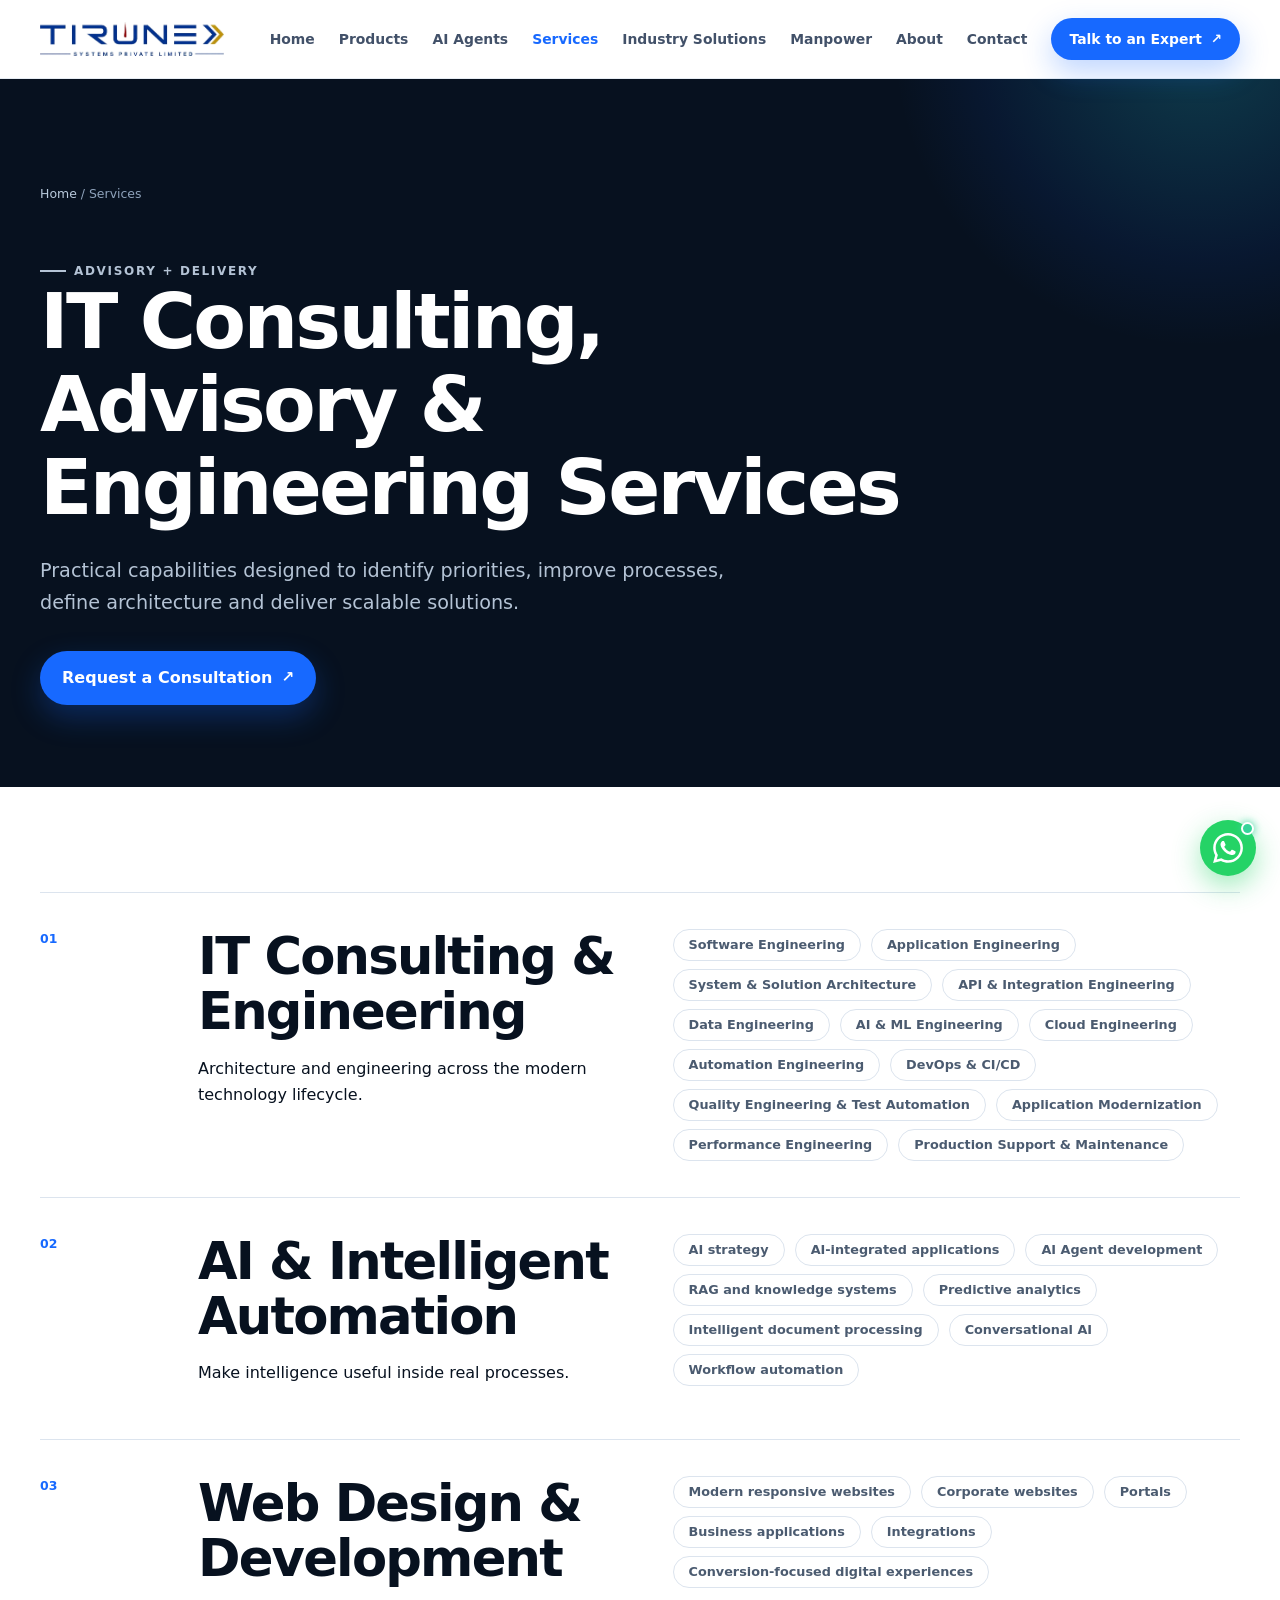
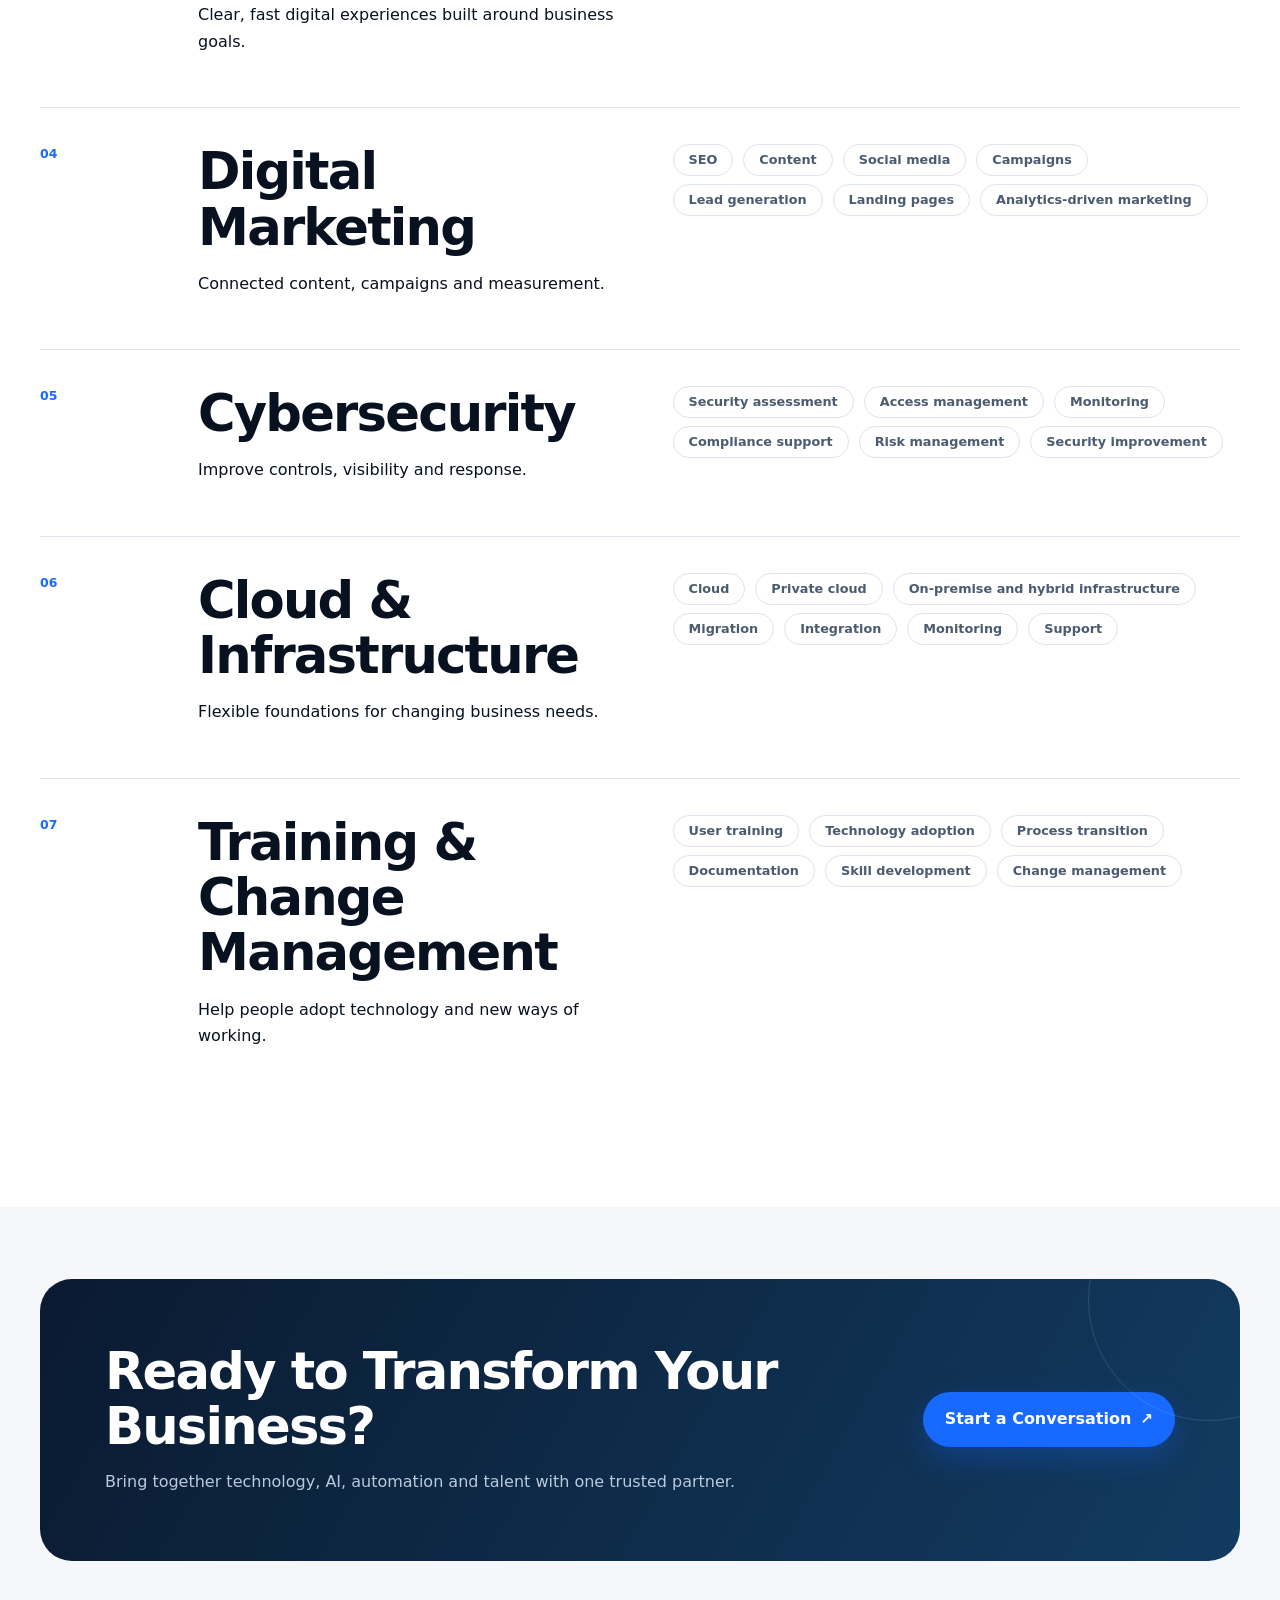
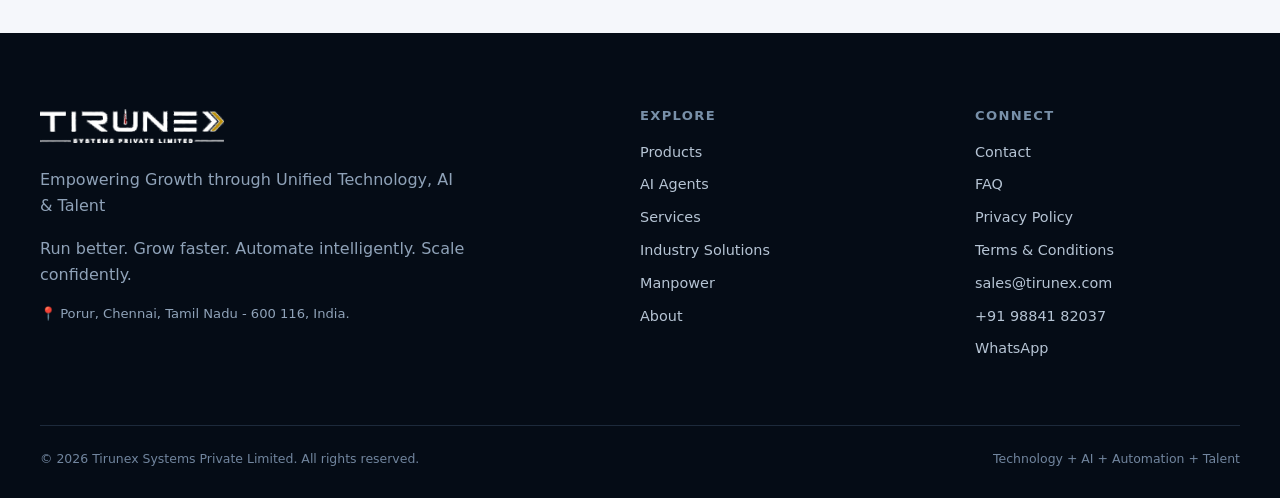
<file: services.html>
<!doctype html><html lang="en"><head><meta charset="utf-8"><meta name="viewport" content="width=device-width,initial-scale=1"><title>IT Consulting & Engineering Services | Tirunex</title><meta name="description" content="Practical IT consulting, AI, engineering, web, marketing, cybersecurity, cloud and training services."><meta property="og:title" content="IT Consulting, Advisory & Engineering Services"><meta property="og:description" content="Practical technology capabilities designed for scalable outcomes."><meta property="og:type" content="website"><link rel="canonical" href="https://www.tirunex.com/services.html"><link rel="icon" href="assets/favicon.svg"><link rel="stylesheet" href="css/style.css"><link rel="stylesheet" href="css/responsive.css"><script src="js/main.js" defer></script></head><body data-page="services"><div data-header></div><main id="main"><section class="page-hero"><div class="container reveal"><div class="breadcrumbs"><a href="index.html">Home</a> / Services</div><p class="eyebrow">Advisory + delivery</p><h1>IT Consulting, Advisory & Engineering Services</h1><p class="lead">Practical capabilities designed to identify priorities, improve processes, define architecture and deliver scalable solutions.</p><div class="btn-row"><a class="btn btn-primary" href="contact.html?topic=services#contact-form">Request a Consultation</a></div></div></section><section class="section"><div class="container">
<article class="service-row reveal"><span class="service-num">01</span><div><h2>IT Consulting & Engineering</h2><p>Architecture and engineering across the modern technology lifecycle.</p></div><div class="tag-list"><span class="tag">Software Engineering</span><span class="tag">Application Engineering</span><span class="tag">System & Solution Architecture</span><span class="tag">API & Integration Engineering</span><span class="tag">Data Engineering</span><span class="tag">AI & ML Engineering</span><span class="tag">Cloud Engineering</span><span class="tag">Automation Engineering</span><span class="tag">DevOps & CI/CD</span><span class="tag">Quality Engineering & Test Automation</span><span class="tag">Application Modernization</span><span class="tag">Performance Engineering</span><span class="tag">Production Support & Maintenance</span></div></article>
<article class="service-row reveal"><span class="service-num">02</span><div><h2>AI & Intelligent Automation</h2><p>Make intelligence useful inside real processes.</p></div><div class="tag-list"><span class="tag">AI strategy</span><span class="tag">AI-integrated applications</span><span class="tag">AI Agent development</span><span class="tag">RAG and knowledge systems</span><span class="tag">Predictive analytics</span><span class="tag">Intelligent document processing</span><span class="tag">Conversational AI</span><span class="tag">Workflow automation</span></div></article>
<article class="service-row reveal"><span class="service-num">03</span><div><h2>Web Design & Development</h2><p>Clear, fast digital experiences built around business goals.</p></div><div class="tag-list"><span class="tag">Modern responsive websites</span><span class="tag">Corporate websites</span><span class="tag">Portals</span><span class="tag">Business applications</span><span class="tag">Integrations</span><span class="tag">Conversion-focused digital experiences</span></div></article>
<article class="service-row reveal"><span class="service-num">04</span><div><h2>Digital Marketing</h2><p>Connected content, campaigns and measurement.</p></div><div class="tag-list"><span class="tag">SEO</span><span class="tag">Content</span><span class="tag">Social media</span><span class="tag">Campaigns</span><span class="tag">Lead generation</span><span class="tag">Landing pages</span><span class="tag">Analytics-driven marketing</span></div></article>
<article class="service-row reveal"><span class="service-num">05</span><div><h2>Cybersecurity</h2><p>Improve controls, visibility and response.</p></div><div class="tag-list"><span class="tag">Security assessment</span><span class="tag">Access management</span><span class="tag">Monitoring</span><span class="tag">Compliance support</span><span class="tag">Risk management</span><span class="tag">Security improvement</span></div></article>
<article class="service-row reveal"><span class="service-num">06</span><div><h2>Cloud & Infrastructure</h2><p>Flexible foundations for changing business needs.</p></div><div class="tag-list"><span class="tag">Cloud</span><span class="tag">Private cloud</span><span class="tag">On-premise and hybrid infrastructure</span><span class="tag">Migration</span><span class="tag">Integration</span><span class="tag">Monitoring</span><span class="tag">Support</span></div></article>
<article class="service-row reveal"><span class="service-num">07</span><div><h2>Training & Change Management</h2><p>Help people adopt technology and new ways of working.</p></div><div class="tag-list"><span class="tag">User training</span><span class="tag">Technology adoption</span><span class="tag">Process transition</span><span class="tag">Documentation</span><span class="tag">Skill development</span><span class="tag">Change management</span></div></article>
</div></section></main><div data-footer></div></body></html>
</file>
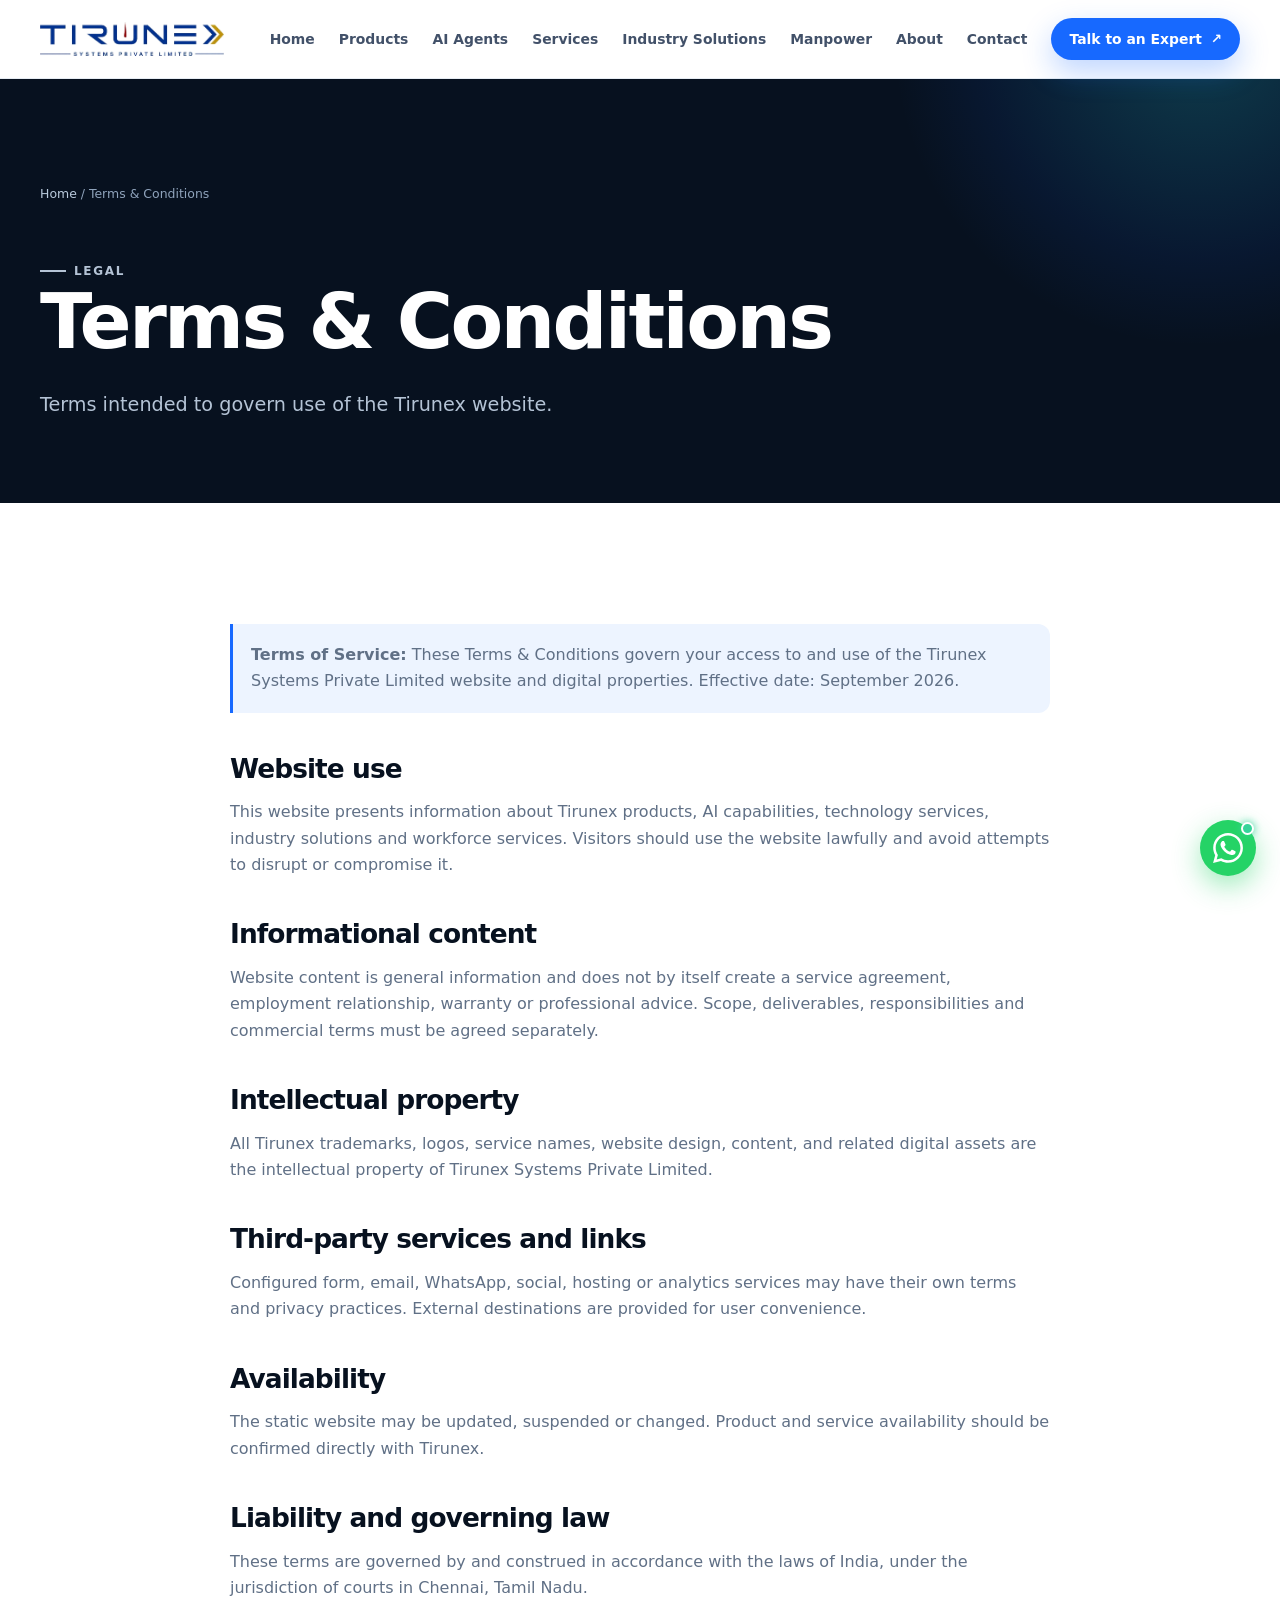
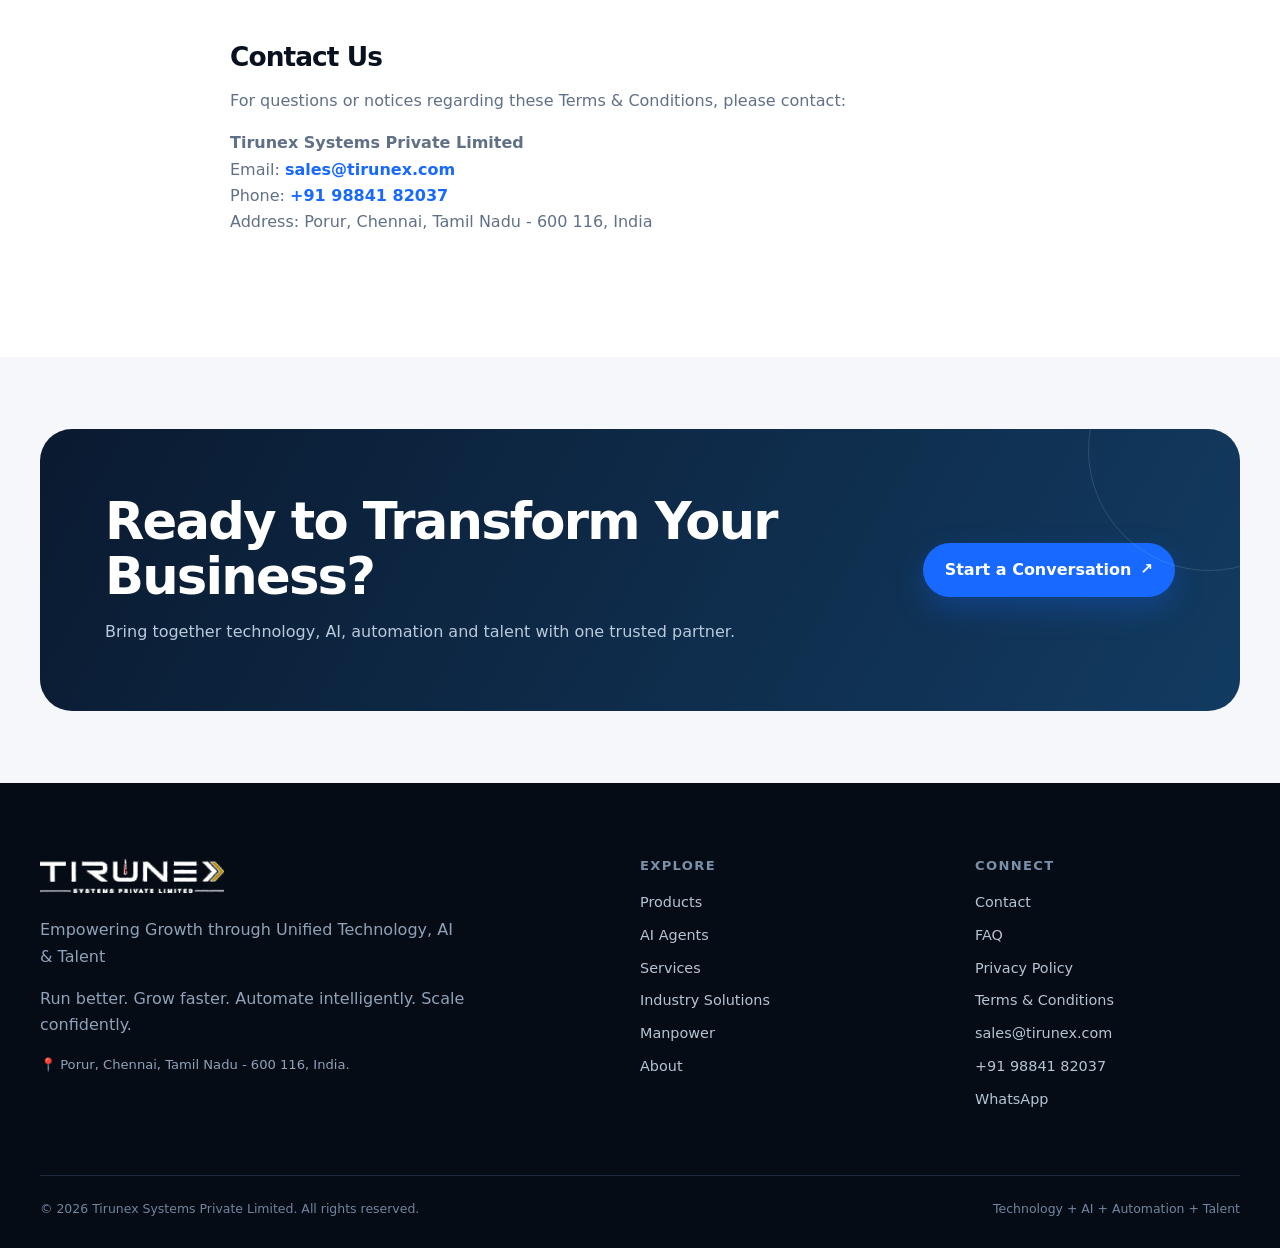
<file: terms.html>
<!doctype html><html lang="en"><head><meta charset="utf-8"><meta name="viewport" content="width=device-width,initial-scale=1"><title>Terms & Conditions | Tirunex</title><meta name="description" content="Terms and conditions for use of the Tirunex website."><meta property="og:title" content="Terms & Conditions | Tirunex"><meta property="og:type" content="website"><link rel="canonical" href="https://www.tirunex.com/terms.html"><link rel="icon" href="assets/favicon.svg"><link rel="stylesheet" href="css/style.css"><link rel="stylesheet" href="css/responsive.css"><script src="js/main.js" defer></script></head><body data-page="terms"><div data-header></div><main id="main"><section class="page-hero"><div class="container"><div class="breadcrumbs"><a href="index.html">Home</a> / Terms & Conditions</div><p class="eyebrow">Legal</p><h1>Terms & Conditions</h1><p class="lead">Terms intended to govern use of the Tirunex website.</p></div></section><section class="section"><div class="container legal"><p class="notice"><strong>Terms of Service:</strong> These Terms & Conditions govern your access to and use of the Tirunex Systems Private Limited website and digital properties. Effective date: September 2026.</p><h2>Website use</h2><p>This website presents information about Tirunex products, AI capabilities, technology services, industry solutions and workforce services. Visitors should use the website lawfully and avoid attempts to disrupt or compromise it.</p><h2>Informational content</h2><p>Website content is general information and does not by itself create a service agreement, employment relationship, warranty or professional advice. Scope, deliverables, responsibilities and commercial terms must be agreed separately.</p><h2>Intellectual property</h2><p>All Tirunex trademarks, logos, service names, website design, content, and related digital assets are the intellectual property of Tirunex Systems Private Limited.</p><h2>Third-party services and links</h2><p>Configured form, email, WhatsApp, social, hosting or analytics services may have their own terms and privacy practices. External destinations are provided for user convenience.</p><h2>Availability</h2><p>The static website may be updated, suspended or changed. Product and service availability should be confirmed directly with Tirunex.</p><h2>Liability and governing law</h2><p>These terms are governed by and construed in accordance with the laws of India, under the jurisdiction of courts in Chennai, Tamil Nadu.</p><h2>Contact Us</h2><p>For questions or notices regarding these Terms & Conditions, please contact:</p><p><strong>Tirunex Systems Private Limited</strong><br>Email: <a href="mailto:sales@tirunex.com" style="color:var(--blue);font-weight:700;">sales@tirunex.com</a><br>Phone: <a href="tel:+919884182037" style="color:var(--blue);font-weight:700;">+91 98841 82037</a><br>Address: Porur, Chennai, Tamil Nadu - 600 116, India</p></div></section></main><div data-footer></div></body></html>
</file>
<file: css/style.css>
:root{--ink:#07111f;--navy:#09192d;--navy-2:#0e2945;--paper:#f5f7fb;--white:#fff;--muted:#607086;--line:#dce4ee;--blue:#1769ff;--cyan:#26c6da;--indigo:#6558ff;--green:#35d49a;--radius:22px;--shadow:0 22px 60px rgba(7,17,31,.1);--max:1200px}
*{box-sizing:border-box}[id]{scroll-margin-top:90px}.product-block{scroll-margin-top:140px}html{scroll-behavior:smooth}body{margin:0;background:var(--white);color:var(--ink);font-family:Inter,ui-sans-serif,system-ui,-apple-system,"Segoe UI",sans-serif;font-size:16px;line-height:1.65;-webkit-font-smoothing:antialiased}body.menu-open{overflow:hidden}img,svg{max-width:100%}a{color:inherit;text-decoration:none}button,input,select,textarea{font:inherit}button{cursor:pointer}.container{width:min(calc(100% - 40px),var(--max));margin-inline:auto}.skip-link{position:fixed;z-index:999;left:16px;top:-80px;padding:12px 18px;background:var(--white);color:var(--ink);border-radius:10px}.skip-link:focus{top:12px}.eyebrow{display:inline-flex;align-items:center;gap:8px;margin:0 0 18px;color:var(--blue);font-size:.75rem;font-weight:800;letter-spacing:.14em;text-transform:uppercase}.eyebrow:before{content:"";width:26px;height:2px;background:currentColor}.section{padding:105px 0}.section-sm{padding:72px 0}.section-dark{background:var(--ink);color:var(--white);position:relative;overflow:hidden}.section-dark:before{content:"";position:absolute;inset:0;background:radial-gradient(circle at 85% 15%,rgba(38,198,218,.12),transparent 34%),radial-gradient(circle at 10% 80%,rgba(23,105,255,.15),transparent 30%);pointer-events:none}.section-muted{background:var(--paper)}.section-head{display:flex;justify-content:space-between;align-items:end;gap:40px;margin-bottom:48px}.section-head>div{max-width:760px}.section-head p{max-width:540px;margin:0;color:var(--muted)}.section-dark .section-head p,.section-dark .lead{color:#aebdd0}h1,h2,h3{line-height:1.08;margin:0;letter-spacing:-.035em}h1{font-size:clamp(2.9rem,6vw,5.8rem);font-weight:760}h2{font-size:clamp(2.15rem,4vw,3.8rem);font-weight:740}h3{font-size:1.25rem;letter-spacing:-.02em}.lead{font-size:clamp(1.06rem,1.5vw,1.25rem);color:var(--muted);max-width:720px}.kicker{color:var(--blue);font-weight:750}.btn-row{display:flex;gap:12px;flex-wrap:wrap;margin-top:32px}.btn{min-height:50px;padding:13px 21px;border:1px solid transparent;border-radius:999px;display:inline-flex;align-items:center;justify-content:center;gap:9px;font-weight:750;transition:transform .2s,box-shadow .2s,background .2s}.btn:after{content:"\2197";font-size:.95em}.btn:hover{transform:translateY(-2px)}.btn-primary{background:var(--blue);color:white;box-shadow:0 12px 30px rgba(23,105,255,.28)}.btn-primary:hover{background:#0758e8}.btn-secondary{border-color:var(--line);background:white;color:var(--ink)}.section-dark .btn-secondary{background:transparent;border-color:#526176;color:#fff}.btn-small{min-height:42px;padding:9px 17px}.text-link{color:var(--blue);font-weight:750;display:inline-flex;gap:8px;align-items:center}.text-link:after{content:"\2192"}.site-header{position:sticky;top:0;z-index:100;background:rgba(255,255,255,.9);backdrop-filter:blur(18px);border-bottom:1px solid rgba(220,228,238,.7);transition:box-shadow .2s}.site-header.scrolled{box-shadow:0 10px 35px rgba(7,17,31,.08)}.nav-wrap{height:78px;display:flex;align-items:center;gap:30px}.brand{display:inline-flex;align-items:center;line-height:1}.nav{display:flex;align-items:center;gap:24px;margin-left:auto}.nav a{font-size:.87rem;font-weight:650;color:#425169;white-space:nowrap}.nav a:hover,.nav a.active{color:var(--blue)}.nav .btn{color:white}.menu-toggle{display:none;margin-left:auto;width:46px;height:46px;border:1px solid var(--line);border-radius:50%;background:white;align-items:center;justify-content:center}.menu-toggle span,.menu-toggle span:before,.menu-toggle span:after{width:19px;height:2px;background:var(--ink);display:block;position:relative;transition:.2s}.menu-toggle span:before,.menu-toggle span:after{content:"";position:absolute;left:0}.menu-toggle span:before{top:-6px}.menu-toggle span:after{top:6px}.menu-toggle[aria-expanded=true] span{background:transparent}.menu-toggle[aria-expanded=true] span:before{top:0;transform:rotate(45deg)}.menu-toggle[aria-expanded=true] span:after{top:0;transform:rotate(-45deg)}.hero{min-height:760px;padding:100px 0 88px;background:linear-gradient(180deg,#f8fbff 0%,#fff 90%);position:relative;overflow:hidden}.hero-grid{display:grid;grid-template-columns:1.05fr .95fr;align-items:center;gap:70px}.hero-copy p{margin:25px 0 0}.hero-copy h1 em{font-style:normal;color:var(--blue)}.hero-visual{position:relative;display:flex;justify-content:center;align-items:center;padding:10px 0}.console-card{width:100%;max-width:510px;background:linear-gradient(160deg,#0a1a2f 0%,#07111f 100%);border:1px solid rgba(255,255,255,.14);border-radius:24px;box-shadow:0 25px 70px rgba(7,17,31,.35),inset 0 1px 0 rgba(255,255,255,.2);overflow:hidden;position:relative;backdrop-filter:blur(20px)}.console-card:before{content:"";position:absolute;top:0;right:0;width:260px;height:260px;background:radial-gradient(circle,rgba(38,198,218,.16) 0%,transparent 70%);pointer-events:none}.sheen-sweep{position:absolute;top:-50%;left:-90%;width:50%;height:200%;background:linear-gradient(90deg,transparent,rgba(255,255,255,.06),transparent);transform:rotate(30deg);pointer-events:none;animation:sheen-pass 8s cubic-bezier(.4,0,.2,1) infinite}@keyframes sheen-pass{0%,60%{left:-90%;opacity:0}68%{opacity:1}85%,100%{left:160%;opacity:0}}.console-header{display:flex;align-items:center;justify-content:space-between;padding:14px 20px;border-bottom:1px solid rgba(255,255,255,.08);background:rgba(255,255,255,.03);position:relative;z-index:2}.console-dots{display:flex;gap:6px}.console-dots span{width:8px;height:8px;border-radius:50%;background:#31465f}.console-title{font-size:.7rem;font-weight:750;letter-spacing:.12em;color:#8ba3c0;text-transform:uppercase}.console-status{display:flex;align-items:center;gap:8px;font-size:.72rem;font-weight:700;color:#35d49a}.status-dot{position:relative;width:7px;height:7px;border-radius:50%;background:#35d49a;box-shadow:0 0 10px #35d49a}.status-dot:after{content:"";position:absolute;inset:-3px;border-radius:50%;border:1.5px solid #35d49a;animation:beacon-ping 2s cubic-bezier(0,0,.2,1) infinite}@keyframes beacon-ping{0%{transform:scale(.8);opacity:1}100%{transform:scale(2.5);opacity:0}}.matrix-canvas{position:relative;height:360px;display:grid;place-items:center;background:radial-gradient(circle at center,rgba(23,105,255,.06) 0%,transparent 70%)}.matrix-svg{position:absolute;inset:0;width:100%;height:100%;pointer-events:none;z-index:1}.packet-line{stroke-dasharray:30 190;stroke-dashoffset:220;animation:packet-flow 2.8s cubic-bezier(.4,0,.2,1) infinite}.packet-1{animation-delay:0s}.packet-2{animation-delay:.7s}.packet-3{animation-delay:1.4s}.packet-4{animation-delay:2.1s}@keyframes packet-flow{0%{stroke-dashoffset:220;opacity:0}18%{opacity:1}82%{opacity:1}100%{stroke-dashoffset:0;opacity:0}}.matrix-core{position:relative;z-index:3;display:grid;place-items:center}.core-radar{position:absolute;width:130px;height:130px;border-radius:50%;border:1.5px solid rgba(38,198,218,.7);box-shadow:0 0 18px rgba(38,198,218,.4);animation:core-radar 3.2s cubic-bezier(.1,0,.3,1) infinite;pointer-events:none}@keyframes core-radar{0%{transform:scale(.95);opacity:.85}100%{transform:scale(1.55);opacity:0}}.core-halo{position:absolute;width:170px;height:170px;border-radius:50%;background:radial-gradient(circle,rgba(23,105,255,.3) 0%,rgba(38,198,218,.1) 50%,transparent 70%);filter:blur(12px);animation:halo-breathe 4s ease-in-out infinite alternate}@keyframes halo-breathe{0%{transform:scale(.9);opacity:.6}100%{transform:scale(1.12);opacity:1}}.core-inner{position:relative;z-index:2;width:130px;height:130px;border-radius:50%;background:linear-gradient(135deg,#0e2646,#09182d);border:1px solid rgba(255,255,255,.22);box-shadow:0 15px 35px rgba(0,0,0,.45),inset 0 0 20px rgba(38,198,218,.2);display:flex;flex-direction:column;align-items:center;justify-content:center;text-align:center;color:white;transition:transform .3s ease,box-shadow .3s ease}.core-inner:hover{transform:scale(1.04);box-shadow:0 20px 45px rgba(0,0,0,.55),inset 0 0 30px rgba(38,198,218,.35)}.core-kicker{font-size:.58rem;font-weight:800;letter-spacing:.14em;color:var(--cyan);text-transform:uppercase}.core-inner strong{font-size:1.05rem;font-weight:800;letter-spacing:.02em;margin:3px 0}.core-metric{font-size:.62rem;color:#8faecf;font-weight:600}.node{position:absolute;z-index:4;display:flex;align-items:center;gap:10px;padding:9px 13px;border-radius:12px;background:rgba(14,33,59,.86);border:1px solid rgba(255,255,255,.14);backdrop-filter:blur(14px);box-shadow:0 8px 24px rgba(7,17,31,.3);transition:transform .25s,border-color .25s,background .25s,box-shadow .25s}.node-float-a{animation:node-float 4.4s ease-in-out infinite}.node-float-b{animation:node-float 4.4s ease-in-out infinite 2.2s}@keyframes node-float{0%,100%{transform:translateY(0)}50%{transform:translateY(-4px)}}.node:hover{transform:translateY(-6px) scale(1.02)!important;border-color:rgba(38,198,218,.6);background:rgba(18,44,78,.94);box-shadow:0 14px 30px rgba(7,17,31,.45);z-index:6}.node-top-left{top:30px;left:18px}.node-top-right{top:30px;right:18px}.node-bottom-left{bottom:30px;left:18px}.node-bottom-right{bottom:30px;right:18px}.node-icon{width:32px;height:32px;border-radius:8px;background:rgba(23,105,255,.18);color:var(--blue);display:grid;place-items:center;flex-shrink:0;transition:transform .2s}.node:hover .node-icon{transform:scale(1.1)}.node-icon.cyan{background:rgba(38,198,218,.18);color:var(--cyan)}.node-icon.gold{background:rgba(197,155,39,.2);color:#dcb034}.node-icon.indigo{background:rgba(101,88,255,.2);color:var(--indigo)}.node-meta{display:flex;flex-direction:column;text-align:left}.node-meta strong{font-size:.76rem;color:white;font-weight:700}.node-meta span{font-size:.64rem;color:#8ea7c2;font-weight:500}.console-footer{display:flex;justify-content:space-around;padding:12px 16px;border-top:1px solid rgba(255,255,255,.08);background:rgba(255,255,255,.02);position:relative;z-index:2}.telemetry-item{display:flex;flex-direction:column;align-items:center;gap:2px}.t-label{font-size:.58rem;font-weight:700;color:#5f7692;text-transform:uppercase;letter-spacing:.08em}.t-val{font-size:.74rem;font-weight:750;color:#cde0f5}.trust-strip{border-block:1px solid var(--line);padding:18px 0}.trust-items{display:flex;justify-content:center;gap:18px 45px;flex-wrap:wrap;color:#516078;font-size:.84rem;font-weight:700}.trust-items span:before{content:"\2713";color:var(--green);margin-right:8px}.grid-2{display:grid;grid-template-columns:repeat(2,1fr);gap:24px}.grid-3{display:grid;grid-template-columns:repeat(3,1fr);gap:22px}.grid-4{display:grid;grid-template-columns:repeat(4,1fr);gap:18px}.card{background:white;border:1px solid var(--line);border-radius:var(--radius);padding:30px;transition:transform .25s,box-shadow .25s,border-color .25s;display:flex;flex-direction:column;align-items:flex-start}.card:hover{transform:translateY(-5px);box-shadow:var(--shadow);border-color:#c4d5ec}.card p{margin:12px 0 0;color:var(--muted);line-height:1.6}.icon{width:48px;height:48px;display:grid;place-items:center;border-radius:14px;margin-bottom:22px;background:#edf4ff;color:var(--blue);border:1px solid rgba(23,105,255,.14);font-size:1rem;font-weight:800;transition:transform .2s,background .2s,border-color .2s,box-shadow .2s}.icon.cyan,.icon.indigo,.icon.dark{background:#edf4ff;color:var(--blue);border-color:rgba(23,105,255,.14)}.card:hover .icon{transform:translateY(-2px) scale(1.05);background:#e0ecff;border-color:rgba(23,105,255,.3);box-shadow:0 6px 18px rgba(23,105,255,.16)}.card-icon{width:48px;height:48px;border-radius:14px;background:#edf4ff;color:var(--blue);border:1px solid rgba(23,105,255,.14);display:grid;place-items:center;margin-bottom:22px;transition:transform .2s,background .2s,border-color .2s,box-shadow .2s}.card:hover .card-icon{transform:translateY(-2px) scale(1.05);background:#e0ecff;border-color:rgba(23,105,255,.3);box-shadow:0 6px 18px rgba(23,105,255,.16)}.pillar-grid{display:grid;grid-template-columns:repeat(4,1fr);gap:1px;background:#283548;border:1px solid #283548;border-radius:26px;overflow:hidden}.pillar{min-height:280px;padding:36px 30px;background:#0c192a;display:flex;flex-direction:column;align-items:flex-start;justify-content:flex-start;text-align:left;transition:background .25s}.pillar:hover{background:#0e2035}.pillar .num{display:inline-flex;align-items:center;justify-content:center;min-width:34px;height:26px;padding:0 9px;border-radius:6px;background:rgba(38,198,218,.12);border:1px solid rgba(38,198,218,.35);color:var(--cyan);font-size:.8rem;font-weight:800;letter-spacing:.08em;margin-bottom:24px}.pillar h3{font-size:1.42rem;margin:0 0 14px 0;color:white;line-height:1.24}.pillar p{color:#aebdd0;margin:0;font-size:.92rem;line-height:1.6}.process{display:flex;align-items:center;justify-content:space-between;gap:10px;margin-top:42px}.process-step{flex:1;min-width:0;display:flex;align-items:center;gap:12px}.process-step:not(:last-child):after{content:"";height:1px;background:linear-gradient(90deg,var(--blue),#cbd5e3);flex:1}.process-step span{width:38px;height:38px;flex:0 0 38px;border-radius:50%;display:grid;place-items:center;background:#0c1b2f;border:1.5px solid rgba(38,198,218,.4);color:var(--cyan);font-size:.72rem;font-weight:850;box-shadow:0 4px 12px rgba(7,17,31,.15);transition:transform .2s ease,border-color .2s ease,box-shadow .2s ease}.process-step:hover span{transform:scale(1.08);border-color:var(--cyan);box-shadow:0 6px 18px rgba(38,198,218,.35)}.process-step strong{font-size:.84rem}.ai-panel{display:grid;grid-template-columns:.85fr 1.15fr;gap:60px;align-items:center}.ai-visual{background:linear-gradient(145deg,#0d2038,#07111f);min-height:430px;border:1px solid #27405e;border-radius:30px;padding:26px;position:relative;overflow:hidden}.ai-visual:before{content:"";position:absolute;width:280px;height:280px;border-radius:50%;background:rgba(38,198,218,.12);filter:blur(30px);right:-70px;top:-70px}.terminal{position:relative;background:rgba(255,255,255,.06);border:1px solid rgba(255,255,255,.12);border-radius:18px;padding:22px;color:#cfe1f5}.terminal-bar{display:flex;gap:6px;margin-bottom:28px}.terminal-bar i{width:7px;height:7px;border-radius:50%;background:#3f5269}.agent-line{display:flex;align-items:center;gap:12px;margin:15px 0;font-size:.86rem}.agent-line b{display:grid;place-items:center;width:28px;height:28px;border-radius:9px;background:rgba(38,198,218,.15);color:var(--cyan)}.tag-list{display:flex;gap:9px;flex-wrap:wrap;margin-top:24px}.tag{border:1px solid var(--line);border-radius:999px;padding:7px 12px;font-size:.79rem;color:#4b5b70;background:#fff}.section-dark .tag{background:rgba(255,255,255,.05);border-color:#34465c;color:#bfd0e2}.industry-card{min-height:250px;display:flex;flex-direction:column;position:relative;overflow:hidden}.industry-card .text-link{margin-top:auto;padding-top:24px}.industry-code{position:absolute;right:18px;top:10px;color:#eef2f8;font-weight:900;font-size:4rem;line-height:1}.cta-band{border-radius:32px;background:linear-gradient(120deg,#0a1a30,#123b61);color:white;padding:65px;display:grid;grid-template-columns:1fr auto;gap:40px;align-items:center;position:relative;overflow:hidden}.cta-band:after{content:"";position:absolute;width:240px;height:240px;border:1px solid rgba(255,255,255,.13);border-radius:50%;right:-90px;top:-100px}.cta-band p{color:#b9cadc;margin:15px 0 0}.page-hero{padding:105px 0 82px;background:var(--ink);color:white;position:relative;overflow:hidden}.page-hero:after{content:"";position:absolute;width:620px;height:620px;right:-230px;top:-350px;border-radius:50%;background:radial-gradient(circle,rgba(38,198,218,.24),rgba(23,105,255,.08) 50%,transparent 70%)}.page-hero .container{position:relative;z-index:1}.page-hero h1{max-width:900px}.page-hero p{color:#b4c3d5;margin:25px 0 0}.breadcrumbs{font-size:.78rem;color:#8fa3bb;margin-bottom:32px}.breadcrumbs a{color:#b9cadc}.product-nav{position:sticky;top:78px;z-index:50;background:rgba(255,255,255,.94);border-bottom:1px solid var(--line);overflow:auto}.product-nav .container{display:flex;gap:25px;white-space:nowrap}.product-nav a{padding:16px 0;font-size:.82rem;font-weight:700;color:#5c6b7f}.product-nav a:hover{color:var(--blue)}.product-block{display:grid;grid-template-columns:.72fr 1.28fr;gap:55px;align-items:start;padding:50px 0;border-top:1px solid var(--line)}.product-block:first-child{border-top:0}.product-label{color:var(--blue);font-size:.75rem;font-weight:850;text-transform:uppercase;letter-spacing:.12em}.feature-groups{display:grid;grid-template-columns:repeat(2,1fr);gap:14px}.feature-group{background:var(--paper);border:1px solid var(--line);border-radius:16px;padding:19px}.feature-group strong{display:block;margin-bottom:8px}.feature-group ul,.check-list{list-style:none;margin:0;padding:0}.feature-group li,.check-list li{color:#57677c;font-size:.9rem;margin:6px 0;padding-left:20px;position:relative}.feature-group li:before,.check-list li:before{content:"";position:absolute;left:0;top:.68em;width:6px;height:6px;border-radius:50%;background:var(--cyan)}.concept{margin-top:28px;border:1px solid var(--line);border-radius:22px;background:#f9fbfe;padding:20px}.concept-head{display:flex;justify-content:space-between;font-size:.74rem;color:#718096;margin-bottom:18px}.mini-chart{height:90px;display:flex;align-items:end;gap:8px}.mini-chart i{flex:1;border-radius:5px 5px 2px 2px;background:linear-gradient(var(--cyan),var(--blue));opacity:.8}.workflow{display:grid;grid-template-columns:repeat(7,1fr);align-items:center;gap:28px;margin-top:50px}.workflow-node{position:relative;min-height:130px;padding:20px 12px;border:1px solid #39506b;border-radius:18px;background:rgba(255,255,255,.05);display:grid;place-items:center;text-align:center;font-weight:750}.workflow-node:not(:last-child):after{content:"\2192";position:absolute;right:-25px;color:var(--cyan);font-size:1.4rem}.workflow-node b{display:block;color:var(--cyan);font-size:.72rem;margin-bottom:8px}.security-panel{padding:54px;border:1px solid #31465f;border-radius:30px;background:linear-gradient(145deg,rgba(23,105,255,.12),rgba(255,255,255,.03));display:grid;grid-template-columns:1fr 1fr;gap:55px}.service-row{display:grid;grid-template-columns:120px 1fr 1.3fr;gap:38px;padding:36px 0;border-top:1px solid var(--line)}.service-num{font-size:.78rem;color:var(--blue);font-weight:850}.service-row .tag-list{margin-top:0}.industry-detail{display:grid;grid-template-columns:.8fr 1.2fr;gap:55px;padding:75px 0;border-bottom:1px solid var(--line)}.industry-detail:nth-child(even){direction:rtl}.industry-detail>*{direction:ltr}.industry-side{padding:28px;border-radius:24px;background:var(--ink);color:white}.industry-side p{color:#aebdd0}.detail-grid{display:grid;grid-template-columns:repeat(2,1fr);gap:14px}.detail-card{padding:20px;background:var(--paper);border-radius:16px}.detail-card small{display:block;color:var(--blue);font-weight:850;text-transform:uppercase;letter-spacing:.1em}.detail-card p{margin:7px 0 0;color:var(--muted)}.quote{font-size:clamp(1.7rem,3.5vw,3rem);line-height:1.2;letter-spacing:-.035em}.form-wrap{display:grid;grid-template-columns:.7fr 1.3fr;gap:70px}.form-card{border:1px solid var(--line);border-radius:28px;padding:36px;box-shadow:var(--shadow)}.field-grid{display:grid;grid-template-columns:repeat(2,1fr);gap:20px}.field{display:flex;flex-direction:column;gap:7px}.field.full{grid-column:1/-1}.field label{font-size:.84rem;font-weight:750}.field input,.field select,.field textarea{width:100%;border:1px solid #cfd9e6;border-radius:12px;padding:13px 14px;background:#fbfcfe;color:var(--ink);outline:none}.field textarea{min-height:135px;resize:vertical}.field input:focus,.field select:focus,.field textarea:focus{border-color:var(--blue);box-shadow:0 0 0 3px rgba(23,105,255,.12)}.field-error{min-height:1em;color:#b42318;font-size:.76rem}.form-status{margin-top:17px;padding:12px 15px;border-radius:10px;display:none}.form-status.success{display:block;background:#eafbf4;color:#087b55}.form-status.error{display:block;background:#fff0ef;color:#a72b22}.faq-list{max-width:900px;margin:auto}.faq-item{border-bottom:1px solid var(--line)}.faq-button{width:100%;padding:26px 5px;border:0;background:none;display:flex;justify-content:space-between;text-align:left;gap:20px;font-weight:750;color:var(--ink)}.faq-button span:last-child{font-size:1.4rem;color:var(--blue);transition:transform .2s}.faq-button[aria-expanded=true] span:last-child{transform:rotate(45deg)}.faq-panel{display:grid;grid-template-rows:0fr;transition:grid-template-rows .25s}.faq-panel>div{overflow:hidden}.faq-panel p{color:var(--muted);margin:0;padding:0 38px 25px 5px}.faq-panel.open{grid-template-rows:1fr}.legal{max-width:820px}.legal h2{font-size:1.65rem;margin-top:42px}.legal p,.legal li{color:var(--muted)}.notice{padding:18px;border-left:3px solid var(--blue);background:#edf4ff;border-radius:0 12px 12px 0}.site-footer{background:#050c16;color:white;padding:76px 0 28px}.footer-grid{display:grid;grid-template-columns:1.4fr .7fr .7fr;gap:70px}.footer-brand p{color:#8fa2b8;max-width:430px}.footer-links h3{font-size:.82rem;text-transform:uppercase;letter-spacing:.1em;color:#7890a9;margin-bottom:18px}.footer-links a{display:block;color:#b6c4d4;margin:9px 0;font-size:.9rem}.footer-links a:hover{color:white}.footer-bottom{margin-top:55px;padding-top:23px;border-top:1px solid #1d2a3b;display:flex;justify-content:space-between;color:#71859e;font-size:.78rem}.to-top{position:fixed;right:24px;bottom:94px;width:46px;height:46px;border:0;border-radius:50%;background:var(--ink);color:white;box-shadow:var(--shadow);opacity:0;pointer-events:none;transform:translateY(10px);transition:.2s;z-index:80}.to-top.show{opacity:1;pointer-events:auto;transform:none}.reveal{opacity:1;transform:none}.reveal-ready .reveal{opacity:0;transform:translateY(18px);transition:opacity .55s,transform .55s}.reveal-ready .reveal.visible{opacity:1;transform:none}.sr-only{position:absolute;width:1px;height:1px;padding:0;margin:-1px;overflow:hidden;clip:rect(0,0,0,0);white-space:nowrap;border:0}:focus-visible{outline:3px solid rgba(23,105,255,.45);outline-offset:3px}
/* WhatsApp Floating Chatbox Widget */
.wa-widget-container{position:fixed;right:24px;bottom:24px;z-index:99;font-family:Inter,system-ui,sans-serif}
.wa-trigger-wrap{position:relative;display:flex;align-items:center;flex-direction:row-reverse;gap:12px}
.wa-floating-btn{width:56px;height:56px;border-radius:50%;background:#25D366;color:#fff;border:none;box-shadow:0 10px 28px rgba(37,211,102,.45);display:grid;place-items:center;cursor:pointer;position:relative;transition:transform .25s cubic-bezier(.175,.885,.32,1.275),box-shadow .25s}
.wa-floating-btn:hover{transform:scale(1.08);box-shadow:0 14px 32px rgba(37,211,102,.6)}
.wa-ping{position:absolute;top:2px;right:2px;width:13px;height:13px;background:#35d49a;border-radius:50%;border:2px solid #fff;box-shadow:0 0 8px #35d49a}
.wa-tooltip{background:#07111f;color:#fff;padding:8px 14px;border-radius:20px;font-size:.78rem;font-weight:700;white-space:nowrap;box-shadow:0 8px 20px rgba(7,17,31,.25);pointer-events:none;opacity:0;transform:translateX(10px);transition:opacity .25s,transform .25s;border:1px solid rgba(255,255,255,.1)}
.wa-trigger-wrap:hover .wa-tooltip{opacity:1;transform:translateX(0)}
.wa-chatbox{position:absolute;right:0;bottom:72px;width:320px;max-width:calc(100vw - 36px);background:#fff;border-radius:20px;box-shadow:0 24px 70px rgba(7,17,31,.3);overflow:hidden;border:1px solid rgba(0,0,0,.08);opacity:0;pointer-events:none;transform:translateY(16px) scale(.96);transform-origin:bottom right;transition:opacity .25s ease,transform .25s cubic-bezier(.16,1,.3,1)}
.wa-chatbox.active{opacity:1;pointer-events:auto;transform:translateY(0) scale(1)}
.wa-chatbox-header{background:linear-gradient(135deg,#075E54,#128C7E);color:#fff;padding:16px 18px;display:flex;align-items:center;justify-content:space-between}
.wa-chatbox-brand{display:flex;align-items:center;gap:12px}
.wa-avatar{width:38px;height:38px;border-radius:50%;background:#09192d;display:grid;place-items:center;position:relative;border:2px solid rgba(255,255,255,.3);padding:4px}
.wa-avatar img{width:100%;height:auto;object-fit:contain}
.wa-online-dot{position:absolute;bottom:0;right:0;width:10px;height:10px;background:#25D366;border:2px solid #fff;border-radius:50%}
.wa-brand-info strong{display:block;font-size:.88rem;color:#fff;line-height:1.2}
.wa-brand-info span{font-size:.7rem;color:rgba(255,255,255,.85)}
.wa-close-btn{background:none;border:none;color:#fff;font-size:1.6rem;line-height:1;cursor:pointer;opacity:.8;padding:0;transition:opacity .2s}
.wa-close-btn:hover{opacity:1}
.wa-chatbox-body{background:#ECE5DD;padding:18px;background-image:radial-gradient(rgba(0,0,0,.05) 1px,transparent 0);background-size:14px 14px}
.wa-message-bubble{background:#fff;padding:12px 14px;border-radius:0 14px 14px 14px;box-shadow:0 2px 6px rgba(0,0,0,.08);position:relative;max-width:92%}
.wa-message-bubble p{margin:0 0 6px;font-size:.84rem;line-height:1.45;color:#111}
.wa-message-bubble p:last-of-type{margin-bottom:0}
.wa-message-time{display:block;text-align:right;font-size:.64rem;color:#888;margin-top:5px}
.wa-chatbox-footer{padding:14px 16px;background:#fff;display:flex;justify-content:center}
.wa-send-btn{display:inline-flex;align-items:center;justify-content:center;gap:8px;width:100%;background:#25D366;color:#fff;font-size:.86rem;font-weight:750;padding:12px;border-radius:12px;text-decoration:none;transition:background .2s,transform .2s}
.wa-send-btn:hover{background:#20bd5a;transform:translateY(-1px)}
@keyframes float{50%{transform:translateY(-16px) scale(1.02)}}@keyframes spin{to{transform:rotate(360deg)}}
@media(prefers-reduced-motion:reduce){html{scroll-behavior:auto}.reveal{opacity:1;transform:none}}

/* Minimalist & Chic Brand Logo Styling with Light Micro-Animation */
.brand{display:inline-flex;align-items:center;text-decoration:none;transition:transform .25s ease,opacity .25s ease;transform-origin:left center}
.brand:hover{transform:translateY(-1.5px)}
.brand-logo{height:34px;width:auto;max-width:210px;object-fit:contain;display:block;transition:filter .3s ease,transform .3s ease}
.site-header .brand:hover .brand-logo{filter:drop-shadow(0 3px 12px rgba(23,105,255,.24))}
.brand-logo-footer{height:34px;width:auto;max-width:210px;object-fit:contain;display:block}
.site-footer .brand:hover .brand-logo-footer{filter:drop-shadow(0 3px 12px rgba(38,198,218,.35))}

/* ==========================================================================
   Pill Tags, Card Hover Transitions, and SVG Icon Aesthetics
   ========================================================================== */

/* Fix Pill Dimensions & Prevent Grid Cell Vertical Stretching */
.security-panel {
  align-items: start !important;
}

.service-row {
  align-items: start !important;
}

.tag-list {
  display: flex !important;
  gap: 8px 10px !important;
  flex-wrap: wrap !important;
  align-items: flex-start !important;
  align-content: flex-start !important;
  margin-top: 24px;
}

.service-row .tag-list {
  margin-top: 0 !important;
}

.tag {
  display: inline-flex !important;
  align-items: center !important;
  height: auto !important;
  min-height: 0 !important;
  line-height: 1.25 !important;
  border: 1px solid var(--line) !important;
  border-radius: 999px !important;
  padding: 7px 15px !important;
  font-size: 0.8rem !important;
  font-weight: 600 !important;
  color: #4b5b70 !important;
  background: #fff !important;
  align-self: flex-start !important;
  flex-shrink: 0 !important;
  transition: transform 0.2s ease, border-color 0.2s ease, background 0.2s ease, color 0.2s ease, box-shadow 0.2s ease !important;
}

.tag:hover {
  transform: translateY(-2px);
  border-color: var(--blue) !important;
  color: var(--blue) !important;
  box-shadow: 0 4px 12px rgba(23, 105, 255, 0.12);
}

.section-dark .tag {
  background: rgba(255, 255, 255, 0.06) !important;
  border-color: rgba(255, 255, 255, 0.16) !important;
  color: #cfdceb !important;
}

.section-dark .tag:hover {
  background: rgba(38, 198, 218, 0.15) !important;
  border-color: var(--cyan) !important;
  color: #fff !important;
  box-shadow: 0 4px 14px rgba(38, 198, 218, 0.25);
}

/* Service Row Hover & Number Badge */
.service-num {
  font-size: 0.78rem;
  color: var(--blue);
  font-weight: 850;
  display: inline-block;
  transition: transform 0.2s ease, color 0.2s ease;
}

.service-row:hover .service-num {
  transform: scale(1.15);
}

/* Industry Solutions Page Card Hover & Icon Accents */
.industry-side {
  padding: 32px 28px !important;
  border-radius: 24px;
  background: var(--ink);
  color: white;
  border: 1px solid rgba(255, 255, 255, 0.1);
  transition: transform 0.25s ease, box-shadow 0.25s ease, border-color 0.25s ease;
  position: relative;
  overflow: hidden;
}

.industry-side:hover {
  transform: translateY(-4px);
  border-color: rgba(38, 198, 218, 0.4);
  box-shadow: 0 20px 50px rgba(7, 17, 31, 0.35);
}

.industry-icon {
  width: 48px;
  height: 48px;
  border-radius: 14px;
  background: rgba(38, 198, 218, 0.14);
  color: var(--cyan);
  border: 1px solid rgba(38, 198, 218, 0.3);
  display: grid;
  place-items: center;
  margin-bottom: 20px;
  transition: transform 0.25s ease, box-shadow 0.25s ease, background 0.25s ease;
}

.industry-side:hover .industry-icon {
  transform: scale(1.08) translateY(-2px);
  background: rgba(38, 198, 218, 0.22);
  box-shadow: 0 6px 20px rgba(38, 198, 218, 0.35);
}

.detail-card {
  padding: 22px !important;
  background: var(--paper);
  border: 1px solid var(--line);
  border-radius: 16px;
  display: flex;
  flex-direction: column;
  transition: transform 0.25s ease, box-shadow 0.25s ease, border-color 0.25s ease, background 0.25s ease;
}

.detail-card:hover {
  transform: translateY(-4px);
  background: #fff;
  border-color: #b9d2f5;
  box-shadow: 0 12px 30px rgba(7, 17, 31, 0.08);
}

.detail-card small {
  display: inline-flex;
  align-items: center;
  gap: 7px;
  color: var(--blue);
  font-weight: 850;
  text-transform: uppercase;
  letter-spacing: 0.08em;
  font-size: 0.72rem;
}

.detail-card small svg {
  width: 14px;
  height: 14px;
  flex-shrink: 0;
  color: var(--blue);
}

/* Industry Card on Home & Products Page */
.industry-card {
  min-height: 250px;
  display: flex;
  flex-direction: column;
  position: relative;
  overflow: hidden;
  transition: transform 0.25s ease, box-shadow 0.25s ease, border-color 0.25s ease;
}

.industry-card:hover {
  transform: translateY(-6px);
  box-shadow: 0 22px 50px rgba(7, 17, 31, 0.12);
  border-color: rgba(23, 105, 255, 0.35);
}

.industry-card .industry-code {
  position: absolute;
  right: 18px;
  top: 10px;
  color: #eef2f8;
  font-weight: 900;
  font-size: 4rem;
  line-height: 1;
  transition: transform 0.3s ease, color 0.3s ease;
  pointer-events: none;
}

.industry-card:hover .industry-code {
  transform: scale(1.08) translateY(-2px);
  color: #dbe6f5;
}

.feature-group {
  transition: transform 0.25s ease, box-shadow 0.25s ease, border-color 0.25s ease, background 0.25s ease;
}

.feature-group:hover {
  transform: translateY(-3px);
  background: #fff;
  border-color: #b9d2f5;
  box-shadow: 0 10px 24px rgba(7, 17, 31, 0.07);
}

/* Card Icons and SVG Standards */
.card-icon svg {
  width: 24px;
  height: 24px;
  stroke-width: 2;
  stroke: currentColor;
  fill: none;
  display: block;
}

.industry-icon svg {
  width: 24px;
  height: 24px;
  stroke-width: 2;
  stroke: currentColor;
  fill: none;
  display: block;
}

.section-dark .process-step {
  background: rgba(255, 255, 255, 0.05) !important;
  border-color: rgba(255, 255, 255, 0.12) !important;
}

.section-dark .process-step strong {
  color: #fff !important;
}

.section-dark .process-step:not(:last-child):after {
  color: var(--cyan) !important;
}

.process-step strong {
  line-height: 1.25;
}

@media (min-width: 821px) {
  .process-architecture .process-step strong {
    flex: 0 0 92px;
    width: 92px;
    line-height: 1.22;
  }
}

@media (max-width: 1040px) and (min-width: 821px) {
  .process-architecture {
    gap: 6px;
  }
  .process-architecture .process-step {
    gap: 8px;
  }
  .process-architecture .process-step span {
    width: 32px;
    height: 32px;
    flex: 0 0 32px;
    font-size: 0.68rem;
  }
  .process-architecture .process-step strong {
    flex: 0 0 78px;
    width: 78px;
    font-size: 0.78rem;
  }
}
</file>
<file: css/responsive.css>
@media(max-width:1080px){.nav{gap:15px}.nav a{font-size:.8rem}.nav .btn{display:none}.hero-grid{gap:30px}.grid-4{grid-template-columns:repeat(2,1fr)}.pillar-grid{grid-template-columns:repeat(2,1fr)}.workflow{grid-template-columns:repeat(4,1fr)}.workflow-node:nth-child(4):after{display:none}.service-row{grid-template-columns:70px 1fr 1.2fr}}
@media(max-width:820px){.section{padding:78px 0}.nav-wrap{height:70px}.brand-logo,.brand-logo-footer{height:30px;max-width:170px}.menu-toggle{display:flex}.nav{position:fixed;inset:70px 0 auto 0;display:flex;flex-direction:column;align-items:stretch;gap:0;padding:18px 20px 28px;background:white;border-bottom:1px solid var(--line);box-shadow:0 20px 50px rgba(7,17,31,.12);transform:translateY(-130%);visibility:hidden;transition:.25s}.nav.open{transform:none;visibility:visible}.nav a{padding:11px;font-size:1rem}.nav .btn{display:flex;margin-top:10px}.hero{min-height:auto;padding:75px 0}.hero-grid,.ai-panel,.form-wrap,.security-panel{grid-template-columns:1fr}.hero-visual{order:-1;margin-bottom:15px}.section-head{display:block}.section-head p{margin-top:18px}.grid-3{grid-template-columns:repeat(2,1fr)}.process{display:grid;grid-template-columns:repeat(2,1fr);gap:14px;width:100%;margin-top:36px}.process-step{position:relative;display:flex;align-items:center;gap:14px;width:100%;padding:15px 18px;background:#fff;border:1px solid var(--line);border-radius:14px;box-shadow:0 3px 12px rgba(7,17,31,.04);transition:transform .2s ease,border-color .2s ease,box-shadow .2s ease}.process-step:hover{transform:translateY(-2px);border-color:var(--blue);box-shadow:0 6px 18px rgba(23,105,255,.12)}.process-step strong{font-size:.92rem;font-weight:750;color:var(--ink);flex:1}.process-step:not(:last-child):after{display:none}.cta-band{grid-template-columns:1fr;padding:45px}.product-nav{top:70px}.product-block,.industry-detail,.industry-detail:nth-child(even){grid-template-columns:1fr;direction:ltr}.service-row{grid-template-columns:50px 1fr}.service-row .tag-list{grid-column:2}.workflow{grid-template-columns:repeat(2,1fr)}.workflow-node:nth-child(2n):after{display:none}.workflow-node:nth-child(4):after{display:none}.footer-grid{grid-template-columns:1.2fr 1fr}.footer-brand{grid-column:1/-1}}
@media(max-width:560px){.container{width:min(calc(100% - 28px),var(--max))}h1{font-size:2.7rem}.hero{padding-top:55px}.brand-logo,.brand-logo-footer{height:28px;max-width:150px}.console-card{border-radius:18px}.matrix-canvas{height:310px}.core-inner,.core-radar{width:112px;height:112px}.node{padding:7px 10px;gap:8px}.node-icon{width:26px;height:26px}.node-meta strong{font-size:.68rem}.node-meta span{font-size:.56rem}.node-top-left{top:12px;left:8px}.node-top-right{top:12px;right:8px}.node-bottom-left{bottom:12px;left:8px}.node-bottom-right{bottom:12px;right:8px}.grid-2,.grid-3,.grid-4,.feature-groups,.detail-grid,.field-grid,.pillar-grid{grid-template-columns:1fr}.pillar{min-height:230px;padding:28px 22px}.process{display:grid;grid-template-columns:1fr;gap:12px;width:100%;margin-top:28px}.process-step{position:relative;display:flex;align-items:center;gap:14px;width:100%;padding:14px 18px;background:#fff;border:1px solid var(--line);border-radius:14px;box-shadow:0 3px 12px rgba(7,17,31,.04);margin:0}.process-step strong{font-size:.92rem;font-weight:750;color:var(--ink);flex:1}.process-step:not(:last-child):after{display:block;content:"\2193";position:absolute;right:18px;top:50%;transform:translateY(-50%);color:var(--blue);font-size:1.15rem;font-weight:800;width:auto;height:auto;background:none;line-height:1}.workflow{grid-template-columns:1fr;gap:34px}.workflow-node{min-height:90px}.workflow-node:not(:last-child):after,.workflow-node:nth-child(2n):after,.workflow-node:nth-child(4):after{display:block;content:"\2193";left:50%;right:auto;transform:translateX(-50%);bottom:-31px;top:auto}.cta-band{padding:36px 24px}.btn-row .btn{width:100%}.page-hero{padding:75px 0 60px}.product-block{gap:28px}.service-row{grid-template-columns:1fr;gap:12px}.service-row .tag-list{grid-column:1}.industry-detail{padding:50px 0}.security-panel,.form-card{padding:25px}.footer-grid{grid-template-columns:1fr;gap:35px}.footer-brand{grid-column:auto}.footer-bottom{display:block}.footer-bottom span{display:block;margin-top:8px}.wa-widget-container{right:16px;bottom:16px}.wa-tooltip{display:none}.wa-chatbox{width:calc(100vw - 32px);max-width:320px}.to-top{right:16px;bottom:80px;width:42px;height:42px}}

body{overflow-x:hidden}@media(max-width:560px){.hero-grid>*,.form-wrap>*,.field-grid>*{min-width:0}.eyebrow{max-width:100%;flex-wrap:wrap}}
</file>
